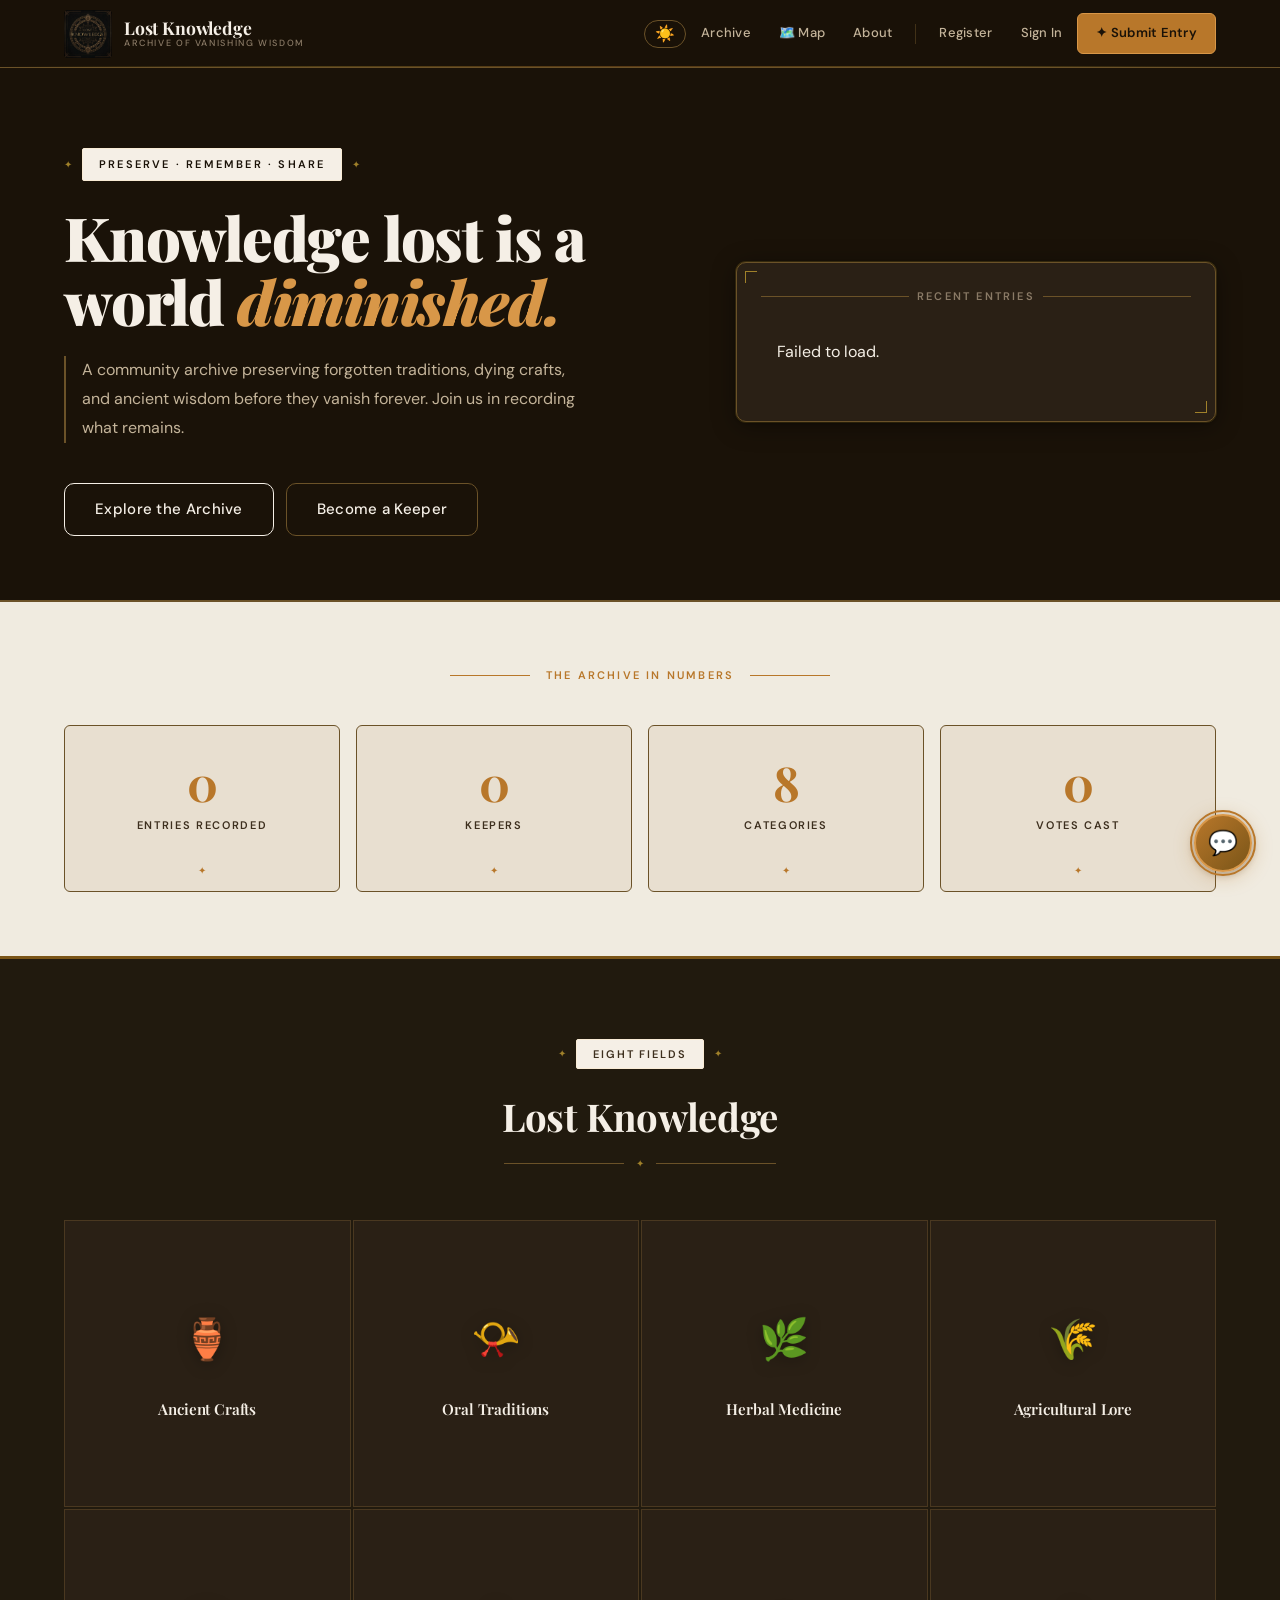
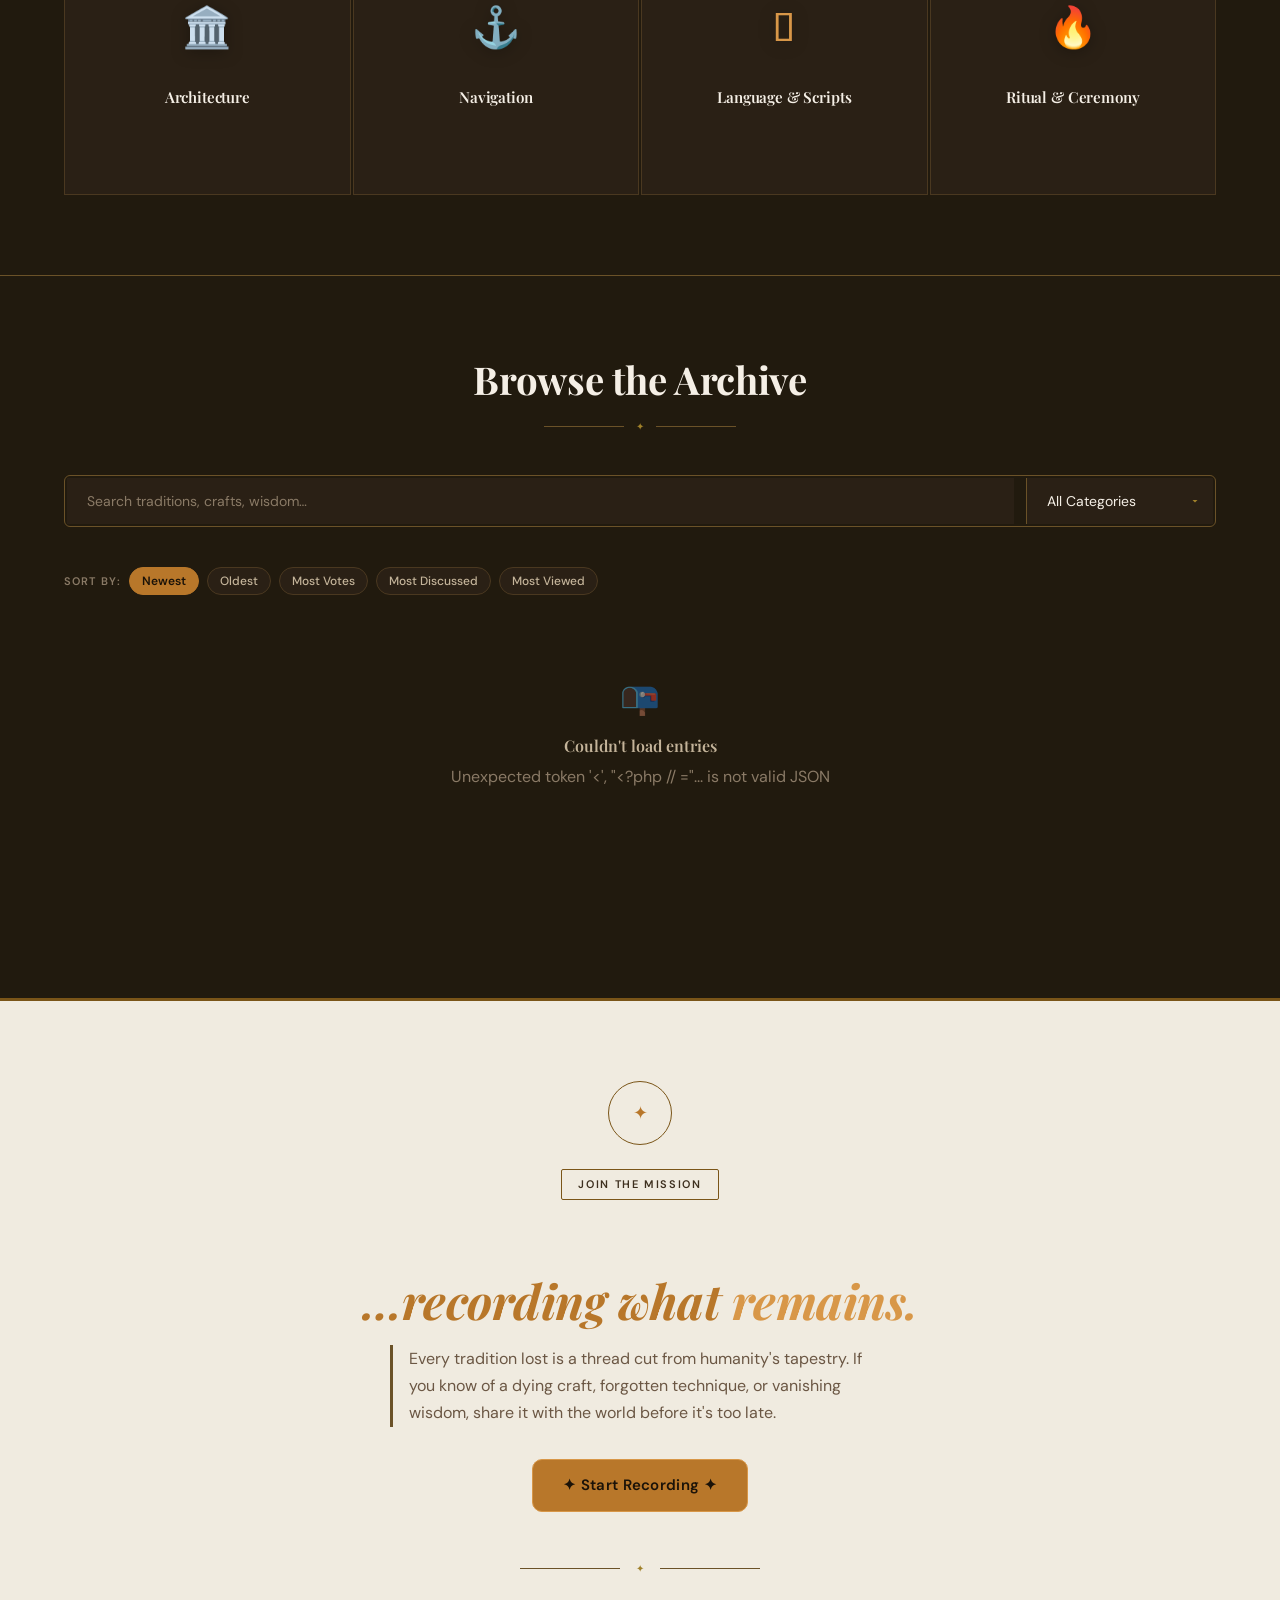
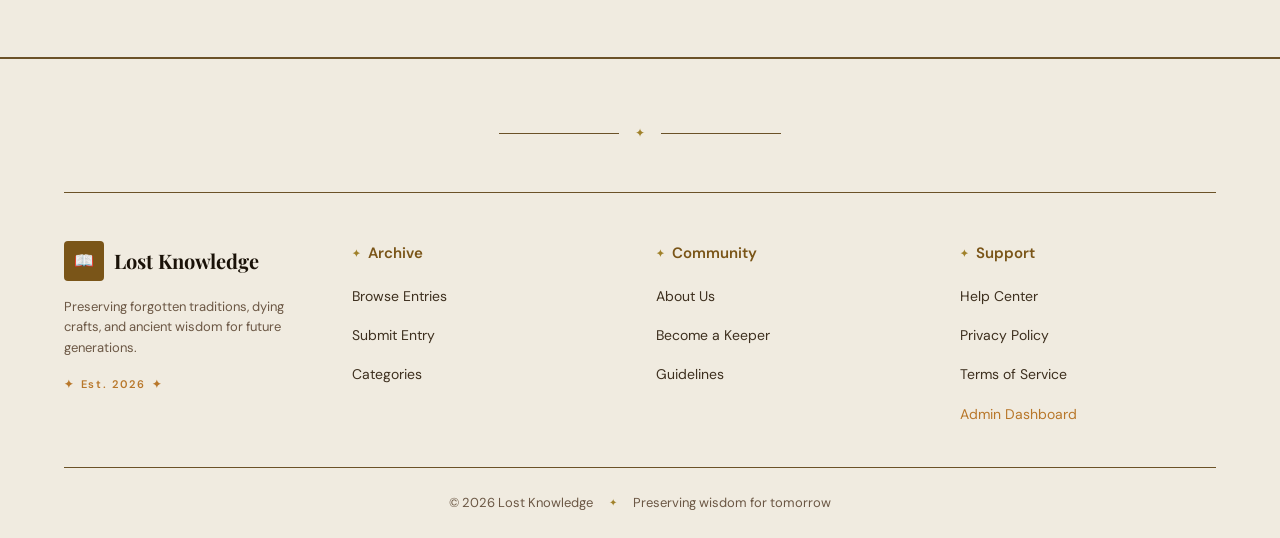
<file: index.html>
<!DOCTYPE html>
<html lang="en">
<head>
  <meta charset="UTF-8">
  <meta name="viewport" content="width=device-width, initial-scale=1.0">
  <meta name="description" content="Lost Knowledge — a community archive preserving forgotten traditions, dying crafts, and ancient wisdom before they vanish forever.">
  <!-- Open Graph / Social Cards -->
  <meta property="og:type" content="website">
  <meta property="og:title" content="Lost Knowledge — Archive of Vanishing Wisdom">
  <meta property="og:description" content="A community archive preserving forgotten traditions, dying crafts, and ancient wisdom.">
  <meta property="og:url" content="http://localhost/">
  <meta name="twitter:card" content="summary_large_image">
  <title>Lost Knowledge — Archive of Vanishing Wisdom</title>
  <link rel="stylesheet" href="/assets/css/style.css">
  <link rel="stylesheet" href="/assets/css/features.css">
</head>
<body>

<!-- ═══ NAV ════════════════════════════════════════════════ -->
<header class="site-header">
  <div class="container nav-inner">
    <a href="/index.html" class="site-logo">
      <img src="/assets/logo.png" alt="Lost Knowledge" class="nav-logo-img">
      <div class="logo-text">
        <span class="logo-mark">Lost Knowledge</span>
        <span class="logo-sub">Archive of Vanishing Wisdom</span>
      </div>
    </a>
    <button class="nav-toggle" aria-label="Menu" aria-expanded="false">
      <span></span><span></span><span></span>
    </button>
        <nav class="nav-links" aria-label="Main navigation">
      <a href="/index.html" class="nav-link">Archive</a>
      <a href="/explore_map.html" class="nav-link">🗺️ Map</a>
      <a href="/about.php" class="nav-link">About</a>
      <div class="nav-sep"></div>
      <a href="/register.html" class="nav-link auth-link">Register</a>
      <a href="/login.html" class="nav-link auth-link">Sign In</a>
      <a href="/submit.php" class="nav-link nav-cta">✦ Submit Entry</a>
    </nav>
  </div>
</header>

<!-- ═══ HERO ════════════════════════════════════════════════ -->
<section class="hero">
  <div class="container">
    <div class="hero-grid">

      <!-- Left -->
      <div>
        <!-- Eyebrow pill badge with diamonds (matching Figma) -->
        <div class="hero-eyebrow anim-1">
          <span class="hero-eyebrow-diamond">✦</span>
          <span class="hero-eyebrow-text">Preserve · Remember · Share</span>
          <span class="hero-eyebrow-diamond">✦</span>
        </div>

        <h1 class="hero-title anim-2">
          Knowledge lost is a world <em>diminished.</em>
        </h1>

        <p class="hero-desc anim-3">
          A community archive preserving forgotten traditions, dying crafts,
          and ancient wisdom before they vanish forever. Join us in
          recording what remains.
        </p>

        <div class="hero-actions anim-4">
          <a href="#archive" class="btn btn-primary btn-lg">Explore the Archive</a>
          <a href="/register.html" class="btn btn-outline btn-lg">Become a Keeper</a>
        </div>
      </div>

      <!-- Right: dark panel with recent entries -->
      <aside class="hero-panel anim-4" aria-label="Recent entries" id="heroRecentEntries">
        <div class="hero-panel-title">Recent Entries</div>
        <div style="text-align:center;padding:2rem"><div class="spinner" style="display:inline-block;border-color:var(--amber) transparent"></div></div>
      </aside>
    </div>
  </div>
</section>

<!-- ═══ STATS — light section ══════════════════════════════ -->
<section class="stats-strip" role="region" aria-label="Archive statistics">
  <div class="container">
    <div class="stats-header">The Archive in Numbers</div>
    <div class="stats-inner">
      <div class="stat-item">
        <span class="stat-num" id="statEntries" data-target="0">0</span>
        <span class="stat-lbl">Entries Recorded</span>
      </div>
      <div class="stat-item">
        <span class="stat-num" id="statUsers" data-target="0">0</span>
        <span class="stat-lbl">Keepers</span>
      </div>
      <div class="stat-item">
        <span class="stat-num" data-target="8">8</span>
        <span class="stat-lbl">Categories</span>
      </div>
      <div class="stat-item">
        <span class="stat-num" id="statVotes" data-target="0">0</span>
        <span class="stat-lbl">Votes Cast</span>
      </div>
    </div>
  </div>
</section>

<!-- ═══ CATEGORIES — dark ══════════════════════════════════ -->
<section class="categories-section section">
  <div class="container">
    <div class="categories-header">
      <!-- Eight Fields badge with diamonds -->
      <div style="display:flex;justify-content:center;align-items:center;gap:10px;margin-bottom:24px">
        <span style="color:var(--gold);font-size:10px">✦</span>
        <span style="font-size:11px;font-weight:600;letter-spacing:.18em;text-transform:uppercase;color:var(--ink-brown);background:var(--text-on-dark);padding:5px 16px;border-radius:2px;border:1px solid var(--amber-pale)">Eight Fields</span>
        <span style="color:var(--gold);font-size:10px">✦</span>
      </div>
      <h2 style="color:var(--text-on-dark);margin-bottom:16px">Lost Knowledge</h2>
      <!-- Diamond divider -->
      <div style="display:flex;align-items:center;justify-content:center;gap:12px">
        <div style="width:120px;height:1px;background:var(--border-gold)"></div>
        <span style="color:var(--gold);font-size:10px">✦</span>
        <div style="width:120px;height:1px;background:var(--border-gold)"></div>
      </div>
    </div>

    <div class="cat-grid">
      <a href="/index.html?cat=ancient-crafts"    class="cat-pill"><span class="cat-pill-icon">🏺</span><span class="cat-pill-name">Ancient Crafts</span></a>
      <a href="/index.html?cat=oral-traditions"   class="cat-pill"><span class="cat-pill-icon">📯</span><span class="cat-pill-name">Oral Traditions</span></a>
      <a href="/index.html?cat=herbal-medicine"   class="cat-pill"><span class="cat-pill-icon">🌿</span><span class="cat-pill-name">Herbal Medicine</span></a>
      <a href="/index.html?cat=agricultural-lore" class="cat-pill"><span class="cat-pill-icon">🌾</span><span class="cat-pill-name">Agricultural Lore</span></a>
      <a href="/index.html?cat=architecture"      class="cat-pill"><span class="cat-pill-icon">🏛️</span><span class="cat-pill-name">Architecture</span></a>
      <a href="/index.html?cat=navigation"        class="cat-pill"><span class="cat-pill-icon">⚓</span><span class="cat-pill-name">Navigation</span></a>
      <a href="/index.html?cat=language-scripts"  class="cat-pill"><span class="cat-pill-icon">𓂀</span><span class="cat-pill-name">Language &amp; Scripts</span></a>
      <a href="/index.html?cat=ritual-ceremony"   class="cat-pill"><span class="cat-pill-icon">🔥</span><span class="cat-pill-name">Ritual &amp; Ceremony</span></a>
    </div>
  </div>
</section>

<!-- ═══ ARCHIVE — dark ════════════════════════════════════= -->
<main class="archive-section section" id="archive" role="main">
  <div class="container">
    <div class="archive-header">
      <h2 class="archive-title">Browse the Archive</h2>
      <div style="display:flex;align-items:center;justify-content:center;gap:12px;margin-top:12px">
        <div style="width:80px;height:1px;background:var(--border-gold)"></div>
        <span style="color:var(--gold);font-size:10px">✦</span>
        <div style="width:80px;height:1px;background:var(--border-gold)"></div>
      </div>
    </div>

    <!-- Filter bar -->
    <div class="filter-bar" role="search">
      <input type="text" id="searchInput"
             placeholder="Search traditions, crafts, wisdom…"
             aria-label="Search entries" autocomplete="off">
      <select id="catSelect" aria-label="Filter by category">
        <option value="">All Categories</option>
        <option value="ancient-crafts">Ancient Crafts</option>
        <option value="oral-traditions">Oral Traditions</option>
        <option value="herbal-medicine">Herbal Medicine</option>
        <option value="agricultural-lore">Agricultural Lore</option>
        <option value="architecture">Architecture</option>
        <option value="navigation">Navigation</option>
        <option value="language-scripts">Language &amp; Scripts</option>
        <option value="ritual-ceremony">Ritual &amp; Ceremony</option>
      </select>
    </div>

    <!-- Entry cards — loaded by JS -->
    <div class="entries-grid" id="entriesGrid" aria-live="polite">
      <div style="grid-column:1/-1;text-align:center;padding:64px">
        <div class="spinner"></div>
      </div>
    </div>

    <!-- Pagination -->
    <nav class="pagination" id="pagination" aria-label="Pagination"></nav>
  </div>
</main>

<!-- ═══ CTA — light parchment ══════════════════════════════ -->
<section class="cta-section">
  <div class="container">
    <!-- Circle ornament -->
    <div class="cta-circle">✦</div>

    <!-- JOIN THE MISSION badge -->
    <div style="margin-bottom:32px">
      <span class="cta-badge">Join the Mission</span>
    </div>

    <!-- Italic amber heading "remains" -->
    <h2>…recording what <em>remains.</em></h2>

    <p>
      Every tradition lost is a thread cut from humanity's tapestry. If you know of a
      dying craft, forgotten technique, or vanishing wisdom, share it with the world
      before it's too late.
    </p>

    <a href="/register.html" class="btn btn-amber btn-lg">
      ✦ Start Recording ✦
    </a>

    <!-- Bottom divider -->
    <div style="display:flex;align-items:center;justify-content:center;gap:16px;margin-top:48px">
      <div style="width:100px;height:1px;background:var(--border-gold)"></div>
      <span style="color:var(--gold);font-size:10px">✦</span>
      <div style="width:100px;height:1px;background:var(--border-gold)"></div>
    </div>
  </div>
</section>

<!-- ═══ FOOTER — light parchment ═══════════════════════════ -->
<footer class="site-footer" role="contentinfo">
  <div class="container">

    <!-- Top diamond divider -->
    <div class="footer-ornament">
      <span style="color:var(--gold);font-size:12px">✦</span>
    </div>

    <div class="footer-grid">
      <!-- Brand -->
      <div class="footer-brand">
        <div class="footer-logo">
          <div class="footer-logo-icon">📖</div>
          <div class="footer-logo-name">Lost Knowledge</div>
        </div>
        <p class="footer-tagline">
          Preserving forgotten traditions, dying crafts, and
          ancient wisdom for future generations.
        </p>
        <div class="footer-est">
          <span>✦</span> Est. 2026 <span>✦</span>
        </div>
      </div>

      <!-- Archive links -->
      <div class="footer-col">
        <h4>Archive</h4>
        <ul>
          <li><a href="/index.html">Browse Entries</a></li>
          <li><a href="/submit.php">Submit Entry</a></li>
          <li><a href="/index.html#archive">Categories</a></li>
        </ul>
      </div>

      <!-- Community links -->
      <div class="footer-col">
        <h4>Community</h4>
        <ul>
          <li><a href="/about.php">About Us</a></li>
          <li><a href="/register.html">Become a Keeper</a></li>
          <li><a href="/guidelines.html">Guidelines</a></li>
        </ul>
      </div>

      <!-- Support links -->
      <div class="footer-col">
        <h4>Support</h4>
        <ul>
          <li><a href="/help.html">Help Center</a></li>
          <li><a href="/privacy.html">Privacy Policy</a></li>
          <li><a href="/terms.html">Terms of Service</a></li>
          <li><a href="/admin/admin_dashboard.php" class="admin-link">Admin Dashboard</a></li>
        </ul>
      </div>
    </div>

    <div class="footer-bottom">
      <span>© 2026 Lost Knowledge</span>
      <span class="footer-bottom-diamond">✦</span>
      <span>Preserving wisdom for tomorrow</span>
    </div>
  </div>
</footer>

<script src="/assets/js/script.js"></script>
<script src="/assets/js/features.js"></script>
<script>
  // Set category from URL param
  window.addEventListener('load', function () {
    const urlCat = new URLSearchParams(location.search).get('cat');
    if (urlCat) {
      const sel = document.getElementById('catSelect');
      if (sel) { sel.value = urlCat; sel.dispatchEvent(new Event('change')); }
    }
    const urlTag = new URLSearchParams(location.search).get('tag');
    if (urlTag) {
      document.getElementById('archiveTitle')?.insertAdjacentHTML('afterend',
        `<div class="tag-list" style="margin-bottom:1rem"><span class="tag-pill">#${urlTag} <a href="/index.html" style="margin-left:6px;color:var(--amber-light)">✕</a></span></div>`);
    }
  });
</script>
</body>
</html>
</file>
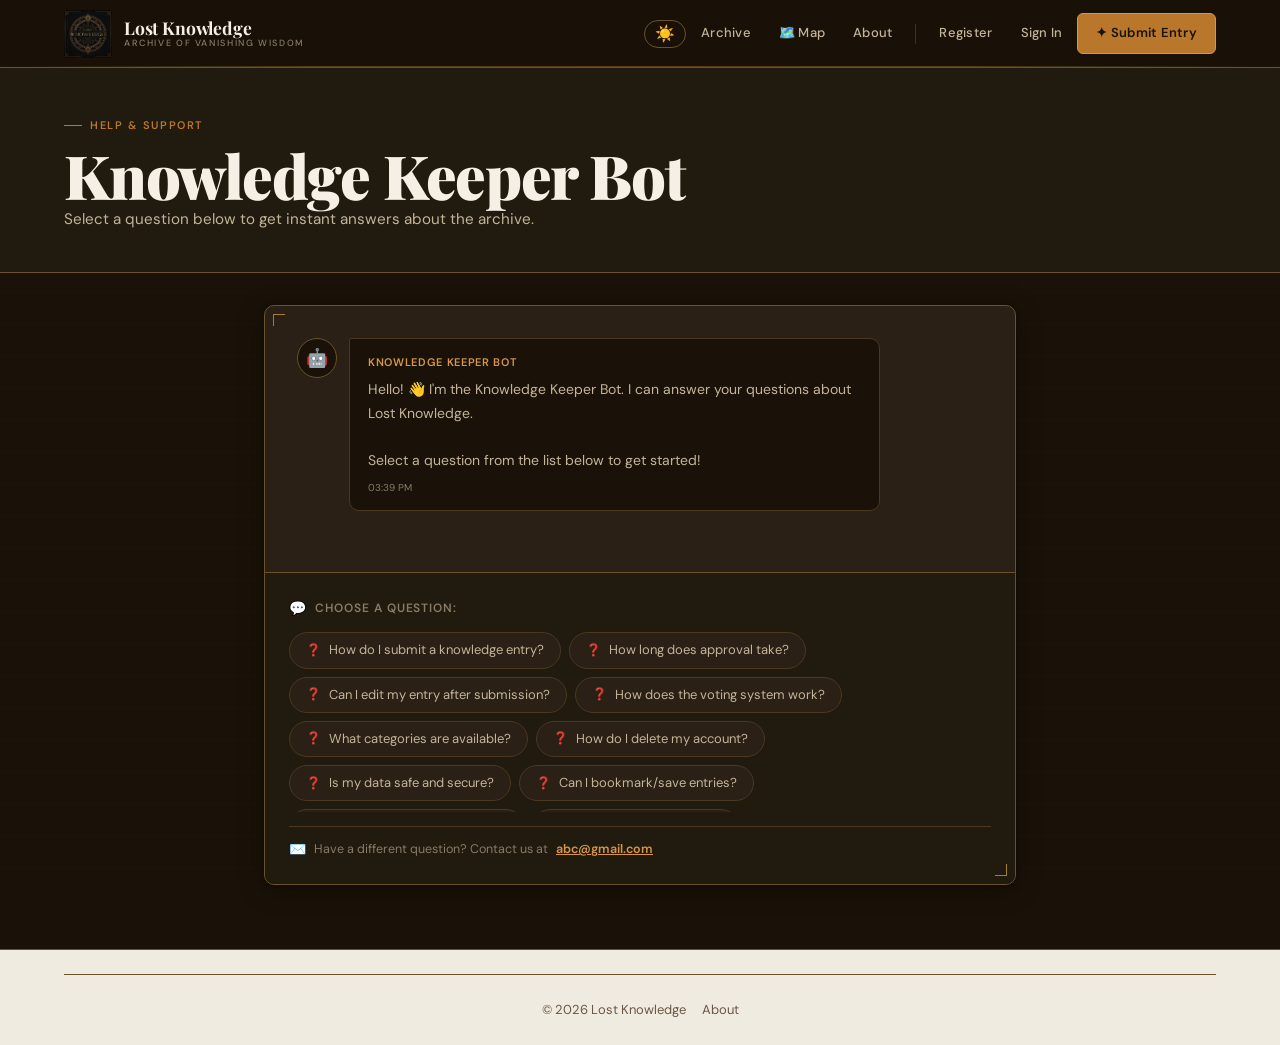
<file: assistant.html>
<!DOCTYPE html>
<html lang="en">
<head>
  <meta charset="UTF-8">
  <meta name="viewport" content="width=device-width, initial-scale=1.0">
  <meta name="description" content="Got questions about Lost Knowledge? Our AI assistant can help.">
  <title>Help Bot — Lost Knowledge</title>
  <link rel="stylesheet" href="/assets/css/style.css">
  <link rel="stylesheet" href="/assets/css/features.css">
</head>
<body>

<header class="site-header">
  <div class="container nav-inner">
    <a href="/index.html" class="site-logo">
      <img src="/assets/logo.png" alt="Lost Knowledge" class="nav-logo-img">
      <div class="logo-text">
        <span class="logo-mark">Lost Knowledge</span>
        <span class="logo-sub">Archive of Vanishing Wisdom</span>
      </div>
    </a>
    <button class="nav-toggle" aria-label="Menu" aria-expanded="false">
      <span></span><span></span><span></span>
    </button>
        <nav class="nav-links" aria-label="Main navigation">
      <a href="/index.html" class="nav-link">Archive</a>
      <a href="/explore_map.html" class="nav-link">🗺️ Map</a>
      <a href="/about.php" class="nav-link">About</a>
      <div class="nav-sep"></div>
      <a href="/register.html" class="nav-link auth-link">Register</a>
      <a href="/login.html" class="nav-link auth-link">Sign In</a>
      <a href="/submit.php" class="nav-link nav-cta">✦ Submit Entry</a>
    </nav>
  </div>
</header>

<div class="page-header">
  <div class="container">
    <div class="section-label">Help & Support</div>
    <h1>Knowledge Keeper Bot</h1>
    <p>Select a question below to get instant answers about the archive.</p>
  </div>
</div>

<main>
  <div class="chatbot-container">
    <div class="chatbot-wrap">

      <!-- Chat messages area -->
      <div class="chat-messages" id="chatMessages">
        <!-- Bot welcome message -->
        <div class="chat-bubble bot">
          <div class="chat-avatar">🤖</div>
          <div class="chat-content">
            <div class="chat-name">Knowledge Keeper Bot</div>
            <div class="chat-text">
              Hello! 👋 I'm the Knowledge Keeper Bot. I can answer your questions about Lost Knowledge.
              <br><br>
              Select a question from the list below to get started!
            </div>
            <div class="chat-time" id="welcomeTime"></div>
          </div>
        </div>
      </div>

      <!-- Question chips area -->
      <div class="chat-input-area" id="chatInputArea">
        <div class="chat-chips-label">
          <span class="chat-chips-icon">💬</span>
          Choose a question:
        </div>
        <div class="chat-chips" id="chatChips">
          <!-- Populated by JS -->
        </div>
        <div class="chat-contact-note">
          <span class="chat-contact-icon">✉️</span>
          Have a different question? Contact us at
          <a href="mailto:abc@gmail.com">abc@gmail.com</a>
        </div>
      </div>

    </div>
  </div>
</main>

<footer class="site-footer" style="padding:1.5rem 0">
  <div class="container">
    <div class="footer-bottom">
      <span>&copy; <span id="yr"></span> Lost Knowledge</span>
      <span><a href="/about.php" style="color:var(--ink-300)">About</a></span>
    </div>
  </div>
</footer>

<script src="/assets/js/script.js"></script>
<script src="/assets/js/features.js"></script>
<script>
document.getElementById('yr').textContent = new Date().getFullYear();

// ── Pre-coded FAQ data ──────────────────────────────────
const FAQ = [
  {
    q: "How do I submit a knowledge entry?",
    a: "Navigate to your <strong>Dashboard</strong> and click <strong>\"+ Submit Entry\"</strong>. Fill in the title, choose a category, write a summary and the full description of the knowledge you want to preserve. Your entry will be reviewed by our admin team before it goes live in the archive."
  },
  {
    q: "How long does approval take?",
    a: "Entries are reviewed by our admin team typically within <strong>24–48 hours</strong>. You'll see the status update on your Dashboard — it will change from <em>Pending</em> to either <em>Approved</em> or <em>Rejected</em>. Approved entries immediately appear in the public archive."
  },
  {
    q: "Can I edit my entry after submission?",
    a: "Yes! Go to your <strong>Dashboard → My Entries</strong> and click the <strong>\"Edit\"</strong> button on any entry you've submitted. Note that if your entry was already approved, editing it may send it back to pending review."
  },
  {
    q: "How does the voting system work?",
    a: "Registered users can <strong>upvote ▲</strong> or <strong>downvote ▼</strong> any approved entry. Each user gets one vote per entry. Votes help surface the most valuable knowledge in the archive. You can change your vote at any time by clicking the opposite button."
  },
  {
    q: "What categories are available?",
    a: "We have <strong>8 categories</strong> covering different domains of vanishing knowledge:<br><br>🏺 Ancient Crafts &nbsp;•&nbsp; 📯 Oral Traditions &nbsp;•&nbsp; 🌿 Herbal Medicine &nbsp;•&nbsp; 🌾 Agricultural Lore<br>🏛️ Architecture &nbsp;•&nbsp; ⚓ Navigation &nbsp;•&nbsp; 𓂀 Language & Scripts &nbsp;•&nbsp; 🔥 Ritual & Ceremony"
  },
  {
    q: "How do I delete my account?",
    a: "Account deletion requires admin assistance for data safety reasons. Please contact our team at <a href='mailto:abc@gmail.com' style='color:var(--amber-light);font-weight:600;'>abc@gmail.com</a> with the subject line <em>\"Account Deletion Request\"</em> and we'll process it within 48 hours."
  },
  {
    q: "Is my data safe and secure?",
    a: "Absolutely! We take security seriously:<br><br>🔒 Passwords are hashed with <strong>bcrypt</strong> (cost factor 12)<br>🛡️ Sessions are secured with <strong>httpOnly</strong> cookies<br>🔑 All form submissions use server-side validation<br>📜 Read our <a href='/privacy.html' style='color:var(--amber-light);'>Privacy Policy</a> for full details."
  },
  {
    q: "Can I bookmark/save entries?",
    a: "Yes! When viewing any entry's detail page, click the <strong>\"☆ Save Entry\"</strong> button to bookmark it. All your saved entries are accessible from your <strong>Dashboard → Saved Entries</strong> tab. You can remove bookmarks at any time."
  },
  {
    q: "How do I reset my password?",
    a: "Go to the <a href='/forgot_password.html' style='color:var(--amber-light);font-weight:600;'>Forgot Password</a> page. Enter your registered email address and we'll send you a reset link. The link expires in 1 hour. Click it to set a new password."
  },
  {
    q: "Can I sign in with Google?",
    a: "Yes! On the <a href='/login.html' style='color:var(--amber-light);font-weight:600;'>Sign In</a> page, click the <strong>\"Sign in with Google\"</strong> button. If you're a new user, an account will be created automatically using your Google profile. If you already have an account with the same email, it will be linked."
  }
];

// ── Chatbot Logic ────────────────────────────────────────
const chatMessages = document.getElementById('chatMessages');
const chatChips    = document.getElementById('chatChips');

// Set welcome time
document.getElementById('welcomeTime').textContent = formatTime(new Date());

// Render question chips
function renderChips() {
  chatChips.innerHTML = FAQ.map((item, i) => `
    <button class="chat-chip" onclick="askQuestion(${i})" data-index="${i}">
      <span class="chip-icon">❓</span>
      <span class="chip-text">${item.q}</span>
    </button>
  `).join('');
}

function askQuestion(index) {
  const faq = FAQ[index];
  const now = new Date();

  // Disable clicked chip
  const chips = chatChips.querySelectorAll('.chat-chip');
  chips[index].classList.add('used');
  chips[index].disabled = true;

  // Add user question bubble
  const userBubble = document.createElement('div');
  userBubble.className = 'chat-bubble user anim-chat';
  userBubble.innerHTML = `
    <div class="chat-content">
      <div class="chat-name">You</div>
      <div class="chat-text">${escapeHtml(faq.q)}</div>
      <div class="chat-time">${formatTime(now)}</div>
    </div>
    <div class="chat-avatar">👤</div>
  `;
  chatMessages.appendChild(userBubble);
  scrollChat();

  // Show typing indicator
  const typing = document.createElement('div');
  typing.className = 'chat-bubble bot typing-bubble';
  typing.innerHTML = `
    <div class="chat-avatar">🤖</div>
    <div class="chat-content">
      <div class="typing-indicator">
        <span></span><span></span><span></span>
      </div>
    </div>
  `;
  chatMessages.appendChild(typing);
  scrollChat();

  // After delay, replace typing with answer
  setTimeout(() => {
    typing.remove();
    const botBubble = document.createElement('div');
    botBubble.className = 'chat-bubble bot anim-chat';
    botBubble.innerHTML = `
      <div class="chat-avatar">🤖</div>
      <div class="chat-content">
        <div class="chat-name">Knowledge Keeper Bot</div>
        <div class="chat-text">${faq.a}</div>
        <div class="chat-time">${formatTime(new Date())}</div>
      </div>
    `;
    chatMessages.appendChild(botBubble);
    scrollChat();
  }, 1200 + Math.random() * 800);
}

function scrollChat() {
  requestAnimationFrame(() => {
    chatMessages.scrollTop = chatMessages.scrollHeight;
  });
}

function formatTime(d) {
  return d.toLocaleTimeString([], { hour: '2-digit', minute: '2-digit' });
}

function escapeHtml(str) {
  const div = document.createElement('div');
  div.textContent = str;
  return div.innerHTML;
}

// Init
renderChips();
</script>
</body>
</html>
</file>
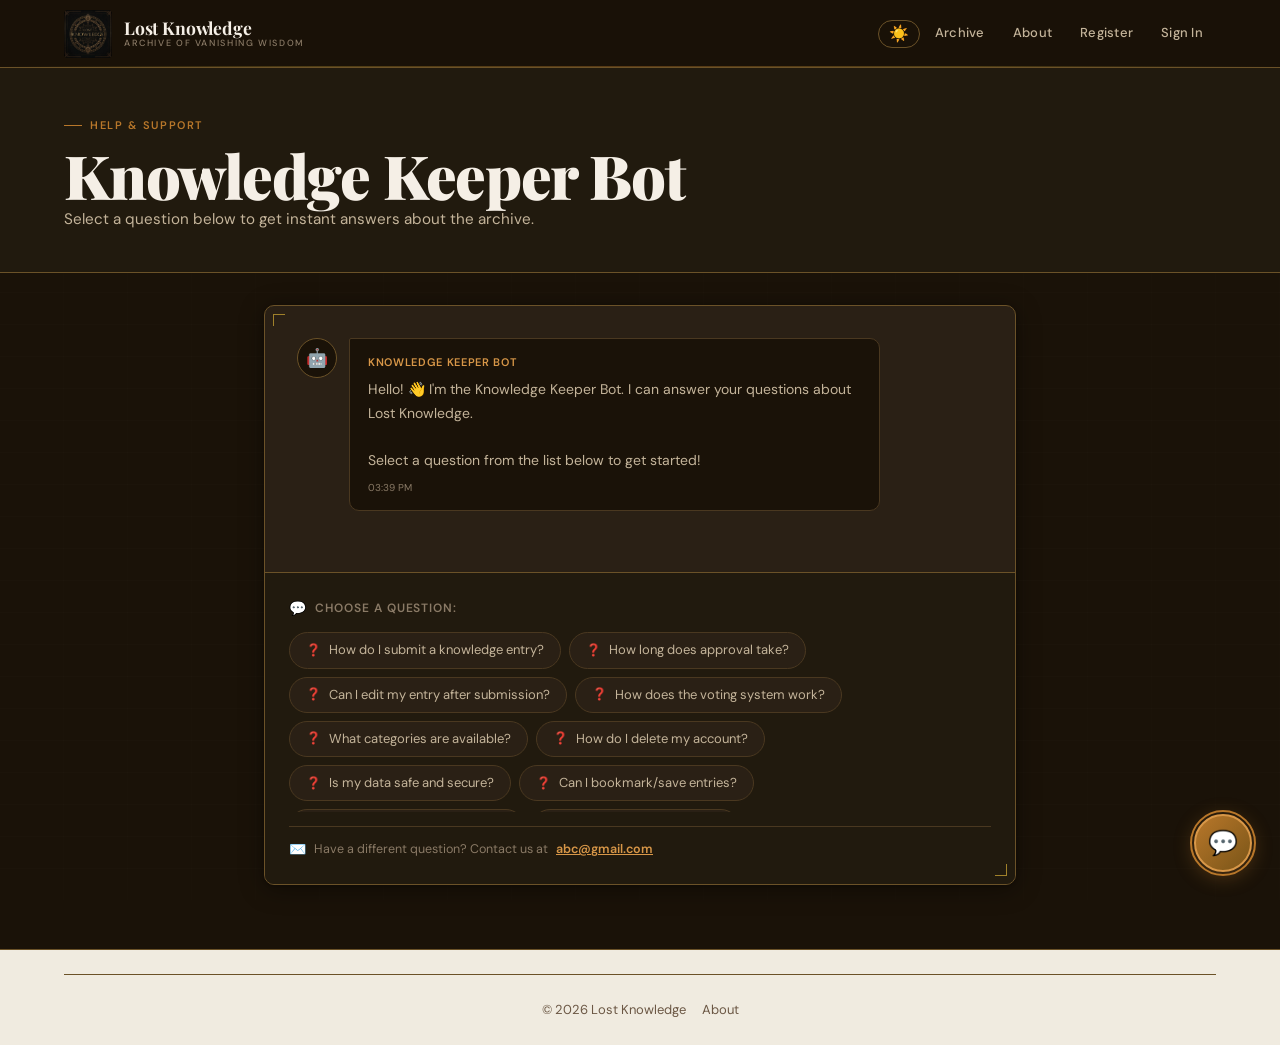
<file: chatbot.html>
<!DOCTYPE html>
<html lang="en">
<head>
  <meta charset="UTF-8">
  <meta name="viewport" content="width=device-width, initial-scale=1.0">
  <meta name="description" content="Got questions about Lost Knowledge? Our AI assistant can help.">
  <title>Help Bot — Lost Knowledge</title>
  <link rel="stylesheet" href="/assets/css/style.css">
  <link rel="stylesheet" href="/assets/css/features.css">
</head>
<body>

<header class="site-header">
  <div class="container nav-inner">
    <a href="/index.html" class="site-logo">
      <img src="/assets/logo.png" alt="Lost Knowledge" class="nav-logo-img">
      <div class="logo-text">
        <span class="logo-mark">Lost Knowledge</span>
        <span class="logo-sub">Archive of Vanishing Wisdom</span>
      </div>
    </a>
    <button class="nav-toggle" aria-label="Toggle navigation menu" aria-expanded="false">
      <span></span><span></span><span></span>
    </button>
    <nav class="nav-links" aria-label="Main navigation">
      <a href="/index.html"    class="nav-link">Archive</a>
      <a href="/about.php"    class="nav-link">About</a>
      <a href="/register.html" class="nav-link">Register</a>
      <a href="/login.html"    class="nav-link">Sign In</a>
    </nav>
  </div>
</header>

<div class="page-header">
  <div class="container">
    <div class="section-label">Help & Support</div>
    <h1>Knowledge Keeper Bot</h1>
    <p>Select a question below to get instant answers about the archive.</p>
  </div>
</div>

<main>
  <div class="chatbot-container">
    <div class="chatbot-wrap">

      <!-- Chat messages area -->
      <div class="chat-messages" id="chatMessages">
        <!-- Bot welcome message -->
        <div class="chat-bubble bot">
          <div class="chat-avatar">🤖</div>
          <div class="chat-content">
            <div class="chat-name">Knowledge Keeper Bot</div>
            <div class="chat-text">
              Hello! 👋 I'm the Knowledge Keeper Bot. I can answer your questions about Lost Knowledge.
              <br><br>
              Select a question from the list below to get started!
            </div>
            <div class="chat-time" id="welcomeTime"></div>
          </div>
        </div>
      </div>

      <!-- Question chips area -->
      <div class="chat-input-area" id="chatInputArea">
        <div class="chat-chips-label">
          <span class="chat-chips-icon">💬</span>
          Choose a question:
        </div>
        <div class="chat-chips" id="chatChips">
          <!-- Populated by JS -->
        </div>
        <div class="chat-contact-note">
          <span class="chat-contact-icon">✉️</span>
          Have a different question? Contact us at
          <a href="mailto:abc@gmail.com">abc@gmail.com</a>
        </div>
      </div>

    </div>
  </div>
</main>

<footer class="site-footer" style="padding:1.5rem 0">
  <div class="container">
    <div class="footer-bottom">
      <span>&copy; <span id="yr"></span> Lost Knowledge</span>
      <span><a href="/about.php" style="color:var(--ink-300)">About</a></span>
    </div>
  </div>
</footer>

<script src="/assets/js/script.js"></script>
<script src="/assets/js/features.js"></script>
<script>
document.getElementById('yr').textContent = new Date().getFullYear();

// ── Pre-coded FAQ data ──────────────────────────────────
const FAQ = [
  {
    q: "How do I submit a knowledge entry?",
    a: "Navigate to your <strong>Dashboard</strong> and click <strong>\"+ Submit Entry\"</strong>. Fill in the title, choose a category, write a summary and the full description of the knowledge you want to preserve. Your entry will be reviewed by our admin team before it goes live in the archive."
  },
  {
    q: "How long does approval take?",
    a: "Entries are reviewed by our admin team typically within <strong>24–48 hours</strong>. You'll see the status update on your Dashboard — it will change from <em>Pending</em> to either <em>Approved</em> or <em>Rejected</em>. Approved entries immediately appear in the public archive."
  },
  {
    q: "Can I edit my entry after submission?",
    a: "Yes! Go to your <strong>Dashboard → My Entries</strong> and click the <strong>\"Edit\"</strong> button on any entry you've submitted. Note that if your entry was already approved, editing it may send it back to pending review."
  },
  {
    q: "How does the voting system work?",
    a: "Registered users can <strong>upvote ▲</strong> or <strong>downvote ▼</strong> any approved entry. Each user gets one vote per entry. Votes help surface the most valuable knowledge in the archive. You can change your vote at any time by clicking the opposite button."
  },
  {
    q: "What categories are available?",
    a: "We have <strong>8 categories</strong> covering different domains of vanishing knowledge:<br><br>🏺 Ancient Crafts &nbsp;•&nbsp; 📯 Oral Traditions &nbsp;•&nbsp; 🌿 Herbal Medicine &nbsp;•&nbsp; 🌾 Agricultural Lore<br>🏛️ Architecture &nbsp;•&nbsp; ⚓ Navigation &nbsp;•&nbsp; 𓂀 Language & Scripts &nbsp;•&nbsp; 🔥 Ritual & Ceremony"
  },
  {
    q: "How do I delete my account?",
    a: "Account deletion requires admin assistance for data safety reasons. Please contact our team at <a href='mailto:abc@gmail.com' style='color:var(--amber-light);font-weight:600;'>abc@gmail.com</a> with the subject line <em>\"Account Deletion Request\"</em> and we'll process it within 48 hours."
  },
  {
    q: "Is my data safe and secure?",
    a: "Absolutely! We take security seriously:<br><br>🔒 Passwords are hashed with <strong>bcrypt</strong> (cost factor 12)<br>🛡️ Sessions are secured with <strong>httpOnly</strong> cookies<br>🔑 All form submissions use server-side validation<br>📜 Read our <a href='/privacy.html' style='color:var(--amber-light);'>Privacy Policy</a> for full details."
  },
  {
    q: "Can I bookmark/save entries?",
    a: "Yes! When viewing any entry's detail page, click the <strong>\"☆ Save Entry\"</strong> button to bookmark it. All your saved entries are accessible from your <strong>Dashboard → Saved Entries</strong> tab. You can remove bookmarks at any time."
  },
  {
    q: "How do I reset my password?",
    a: "Go to the <a href='/forgot_password.html' style='color:var(--amber-light);font-weight:600;'>Forgot Password</a> page. Enter your registered email address and we'll send you a reset link. The link expires in 1 hour. Click it to set a new password."
  },
  {
    q: "Can I sign in with Google?",
    a: "Yes! On the <a href='/login.html' style='color:var(--amber-light);font-weight:600;'>Sign In</a> page, click the <strong>\"Sign in with Google\"</strong> button. If you're a new user, an account will be created automatically using your Google profile. If you already have an account with the same email, it will be linked."
  }
];

// ── Chatbot Logic ────────────────────────────────────────
const chatMessages = document.getElementById('chatMessages');
const chatChips    = document.getElementById('chatChips');

// Set welcome time
document.getElementById('welcomeTime').textContent = formatTime(new Date());

// Render question chips
function renderChips() {
  chatChips.innerHTML = FAQ.map((item, i) => `
    <button class="chat-chip" onclick="askQuestion(${i})" data-index="${i}">
      <span class="chip-icon">❓</span>
      <span class="chip-text">${item.q}</span>
    </button>
  `).join('');
}

function askQuestion(index) {
  const faq = FAQ[index];
  const now = new Date();

  // Disable clicked chip
  const chips = chatChips.querySelectorAll('.chat-chip');
  chips[index].classList.add('used');
  chips[index].disabled = true;

  // Add user question bubble
  const userBubble = document.createElement('div');
  userBubble.className = 'chat-bubble user anim-chat';
  userBubble.innerHTML = `
    <div class="chat-content">
      <div class="chat-name">You</div>
      <div class="chat-text">${escapeHtml(faq.q)}</div>
      <div class="chat-time">${formatTime(now)}</div>
    </div>
    <div class="chat-avatar">👤</div>
  `;
  chatMessages.appendChild(userBubble);
  scrollChat();

  // Show typing indicator
  const typing = document.createElement('div');
  typing.className = 'chat-bubble bot typing-bubble';
  typing.innerHTML = `
    <div class="chat-avatar">🤖</div>
    <div class="chat-content">
      <div class="typing-indicator">
        <span></span><span></span><span></span>
      </div>
    </div>
  `;
  chatMessages.appendChild(typing);
  scrollChat();

  // After delay, replace typing with answer
  setTimeout(() => {
    typing.remove();
    const botBubble = document.createElement('div');
    botBubble.className = 'chat-bubble bot anim-chat';
    botBubble.innerHTML = `
      <div class="chat-avatar">🤖</div>
      <div class="chat-content">
        <div class="chat-name">Knowledge Keeper Bot</div>
        <div class="chat-text">${faq.a}</div>
        <div class="chat-time">${formatTime(new Date())}</div>
      </div>
    `;
    chatMessages.appendChild(botBubble);
    scrollChat();
  }, 1200 + Math.random() * 800);
}

function scrollChat() {
  requestAnimationFrame(() => {
    chatMessages.scrollTop = chatMessages.scrollHeight;
  });
}

function formatTime(d) {
  return d.toLocaleTimeString([], { hour: '2-digit', minute: '2-digit' });
}

function escapeHtml(str) {
  const div = document.createElement('div');
  div.textContent = str;
  return div.innerHTML;
}

// Init
renderChips();
</script>
</body>
</html>
</file>
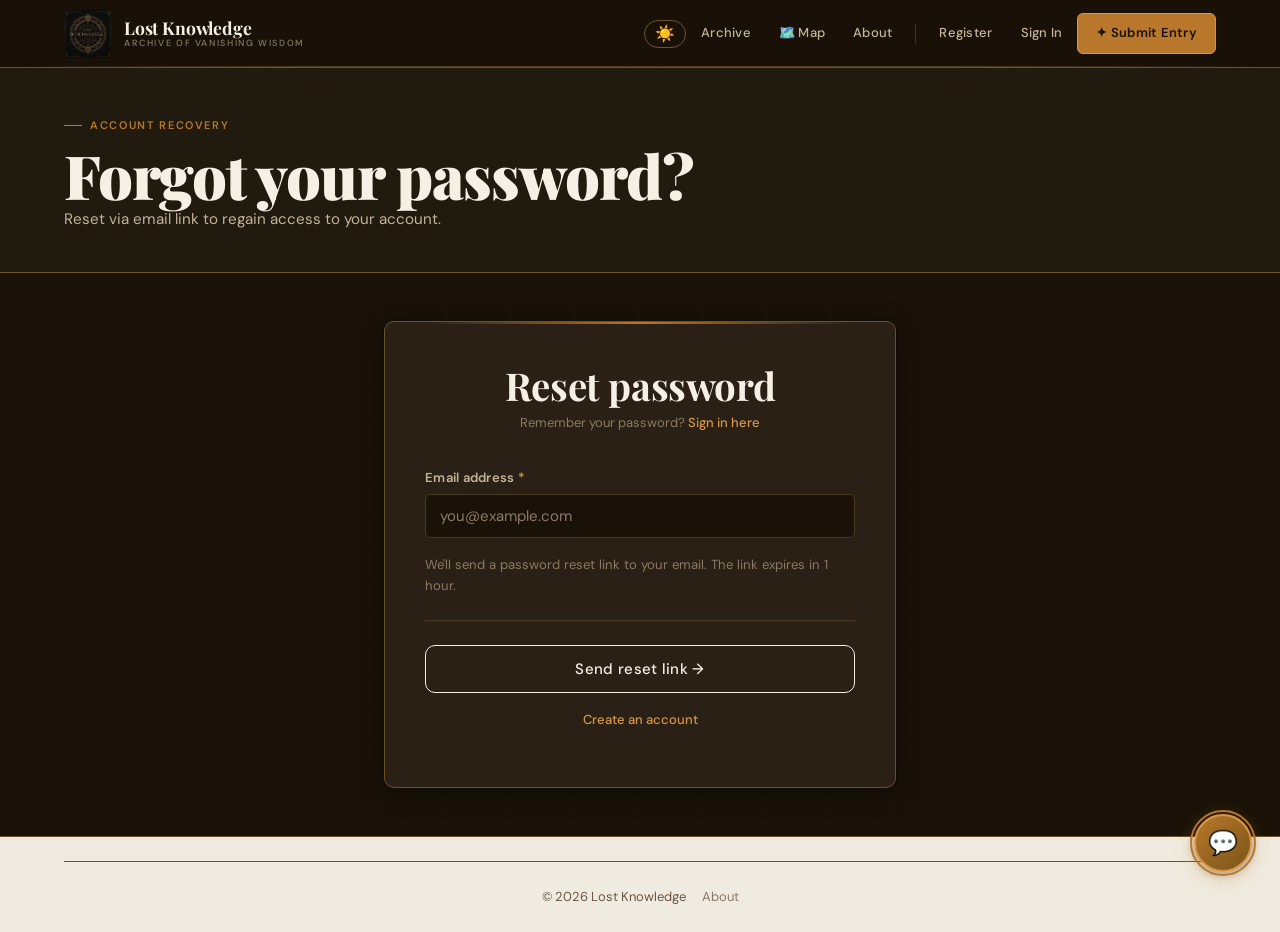
<file: forgot_password.html>
<!DOCTYPE html>
<html lang="en">
<head>
  <meta charset="UTF-8">
  <meta name="viewport" content="width=device-width, initial-scale=1.0">
  <meta name="description" content="Reset your Lost Knowledge account password via email or phone OTP.">
  <title>Forgot Password — Lost Knowledge</title>
  <link rel="stylesheet" href="/assets/css/style.css">
  <link rel="stylesheet" href="/assets/css/features.css">
  <style>
    .reset-tabs { display:flex; gap:0; margin-bottom:1.5rem; border-radius:6px; overflow:hidden; border:1px solid var(--border-dark); }
    .reset-tab { flex:1; padding:12px; text-align:center; font-size:.88rem; font-weight:600;
      cursor:pointer; background:var(--bg-panel); color:var(--text-on-dark-muted);
      border:none; transition:all .2s; font-family:var(--font-body); letter-spacing:.02em; }
    .reset-tab.active { background:var(--amber); color:var(--bg-void); }
    .reset-tab:not(.active):hover { background:var(--bg-panel-h); }
    .reset-panel { display:none; }
    .reset-panel.active { display:block; }
    .tab-icon { margin-right:6px; }
    .direct-link-box { background:var(--bg-panel); border:1px solid var(--border-gold);
      border-radius:8px; padding:16px; margin-top:12px; word-break:break-all; }
    .direct-link-box a { color:var(--amber-light); font-weight:600; font-size:.88rem; }
  </style>
</head>
<body>

<header class="site-header">
  <div class="container nav-inner">
    <a href="/index.html" class="site-logo">
      <img src="/assets/logo.png" alt="Lost Knowledge" class="nav-logo-img">
      <div class="logo-text">
        <span class="logo-mark">Lost Knowledge</span>
        <span class="logo-sub">Archive of Vanishing Wisdom</span>
      </div>
    </a>
    <button class="nav-toggle" aria-label="Menu" aria-expanded="false">
      <span></span><span></span><span></span>
    </button>
        <nav class="nav-links" aria-label="Main navigation">
      <a href="/index.html" class="nav-link">Archive</a>
      <a href="/explore_map.html" class="nav-link">🗺️ Map</a>
      <a href="/about.php" class="nav-link">About</a>
      <div class="nav-sep"></div>
      <a href="/register.html" class="nav-link auth-link">Register</a>
      <a href="/login.html" class="nav-link auth-link">Sign In</a>
      <a href="/submit.php" class="nav-link nav-cta">✦ Submit Entry</a>
    </nav>
  </div>
</header>

<div class="page-header">
  <div class="container">
    <div class="section-label">Account recovery</div>
    <h1>Forgot your password?</h1>
    <p>Reset via email link to regain access to your account.</p>
  </div>
</div>

<main>
  <div class="form-wrap">
    <div class="form-card">

      <!-- Flash messages -->
      <div id="flashMsg" style="display:none" class="alert alert-error" role="alert"></div>
      <div id="flashSuccess" style="display:none" class="alert alert-success" role="alert"></div>



      <div class="form-card-header">
        <h2>Reset password</h2>
        <p>Remember your password? <a href="/login.html">Sign in here</a></p>
      </div>



      <!-- Email Panel -->
      <div class="reset-panel active" id="emailPanel">
        <form id="emailForm" method="POST" action="/forgot_password_process.php" novalidate>
          <input type="hidden" name="method" value="email">

          <div class="form-group">
            <label for="email">Email address <span class="req">*</span></label>
            <input type="email" id="email" name="email"
                   placeholder="you@example.com"
                   autocomplete="email">
            <span class="field-error" id="emailError"></span>
          </div>

          <p style="font-size:.82rem;color:var(--text-on-dark-faint);margin-bottom:1.25rem;line-height:1.6;">
            We'll send a password reset link to your email. The link expires in 1 hour.
          </p>

          <hr class="form-divider">
          <button type="submit" class="btn btn-primary btn-full btn-lg">Send reset link →</button>
        </form>
      </div>



      <p class="form-footer" style="margin-top:1rem">
        <a href="/register.html">Create an account</a>
      </p>
    </div>
  </div>
</main>

<footer class="site-footer" style="padding:1.5rem 0">
  <div class="container">
    <div class="footer-bottom">
      <span>&copy; <span id="yr"></span> Lost Knowledge</span>
      <span><a href="/about.php" style="color:var(--text-on-dark-faint)">About</a></span>
    </div>
  </div>
</footer>

<script src="/assets/js/script.js"></script>
<script src="/assets/js/features.js"></script>
<script>
  document.getElementById('yr').textContent = new Date().getFullYear();



  // ── Flash Messages ──────────────────────────────────
  const urlParams = new URLSearchParams(window.location.search);
  const err = urlParams.get('error');
  const ok  = urlParams.get('success');
  if (err) {
    const box = document.getElementById('flashMsg');
    box.textContent = decodeURIComponent(err);
    box.style.display = 'flex';
  }
  if (ok) {
    const box = document.getElementById('flashSuccess');
    box.textContent = decodeURIComponent(ok);
    box.style.display = 'flex';
  }



  // ── Email Validation ──────────────────────────────────
  document.getElementById('emailForm').addEventListener('submit', function(e) {
    const email = this.querySelector('[name=email]').value.trim();
    const span  = document.getElementById('emailError');
    if (!email) {
      e.preventDefault();
      span.textContent = 'Email address is required.';
      this.querySelector('[name=email]').classList.add('error');
    } else if (!/^[^\s@]+@[^\s@]+\.[^\s@]+$/.test(email)) {
      e.preventDefault();
      span.textContent = 'Enter a valid email address.';
      this.querySelector('[name=email]').classList.add('error');
    } else {
      span.textContent = '';
      this.querySelector('[name=email]').classList.remove('error');
    }
  });


</script>
</body>
</html>
</file>
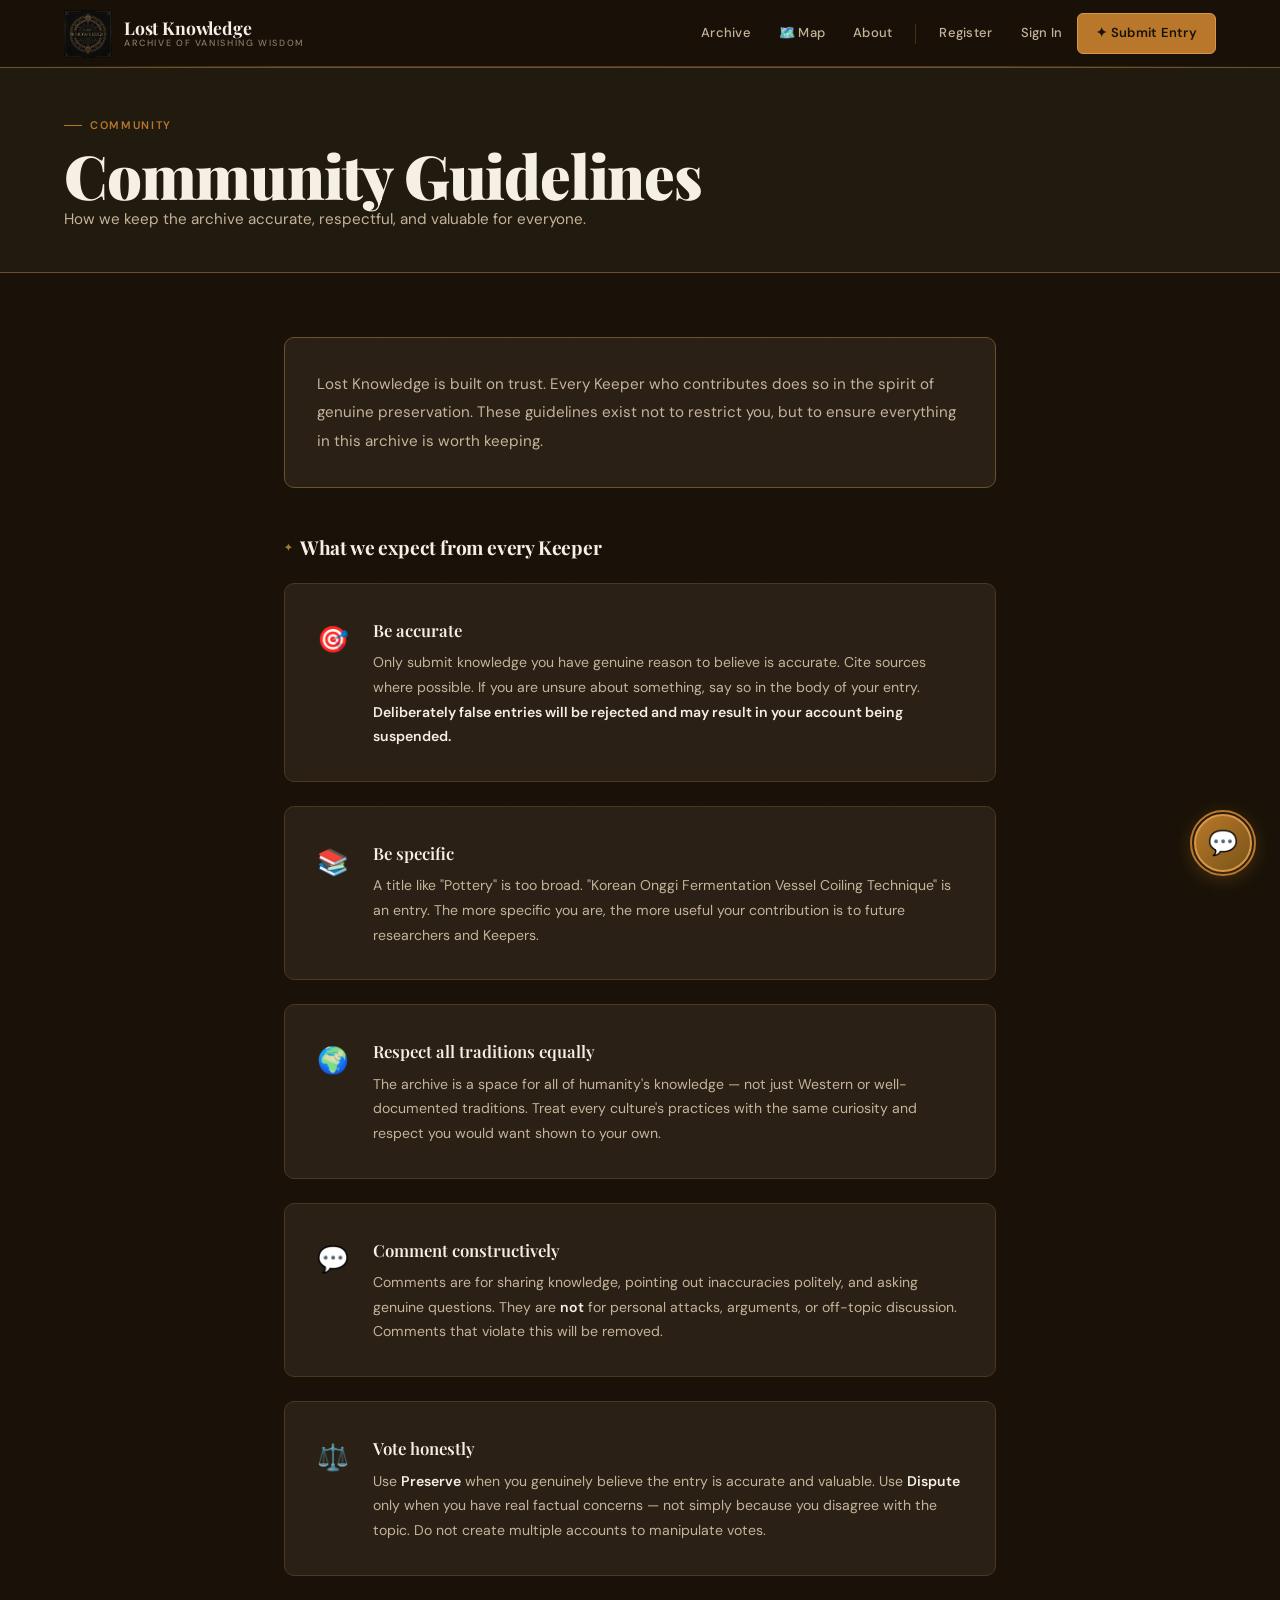
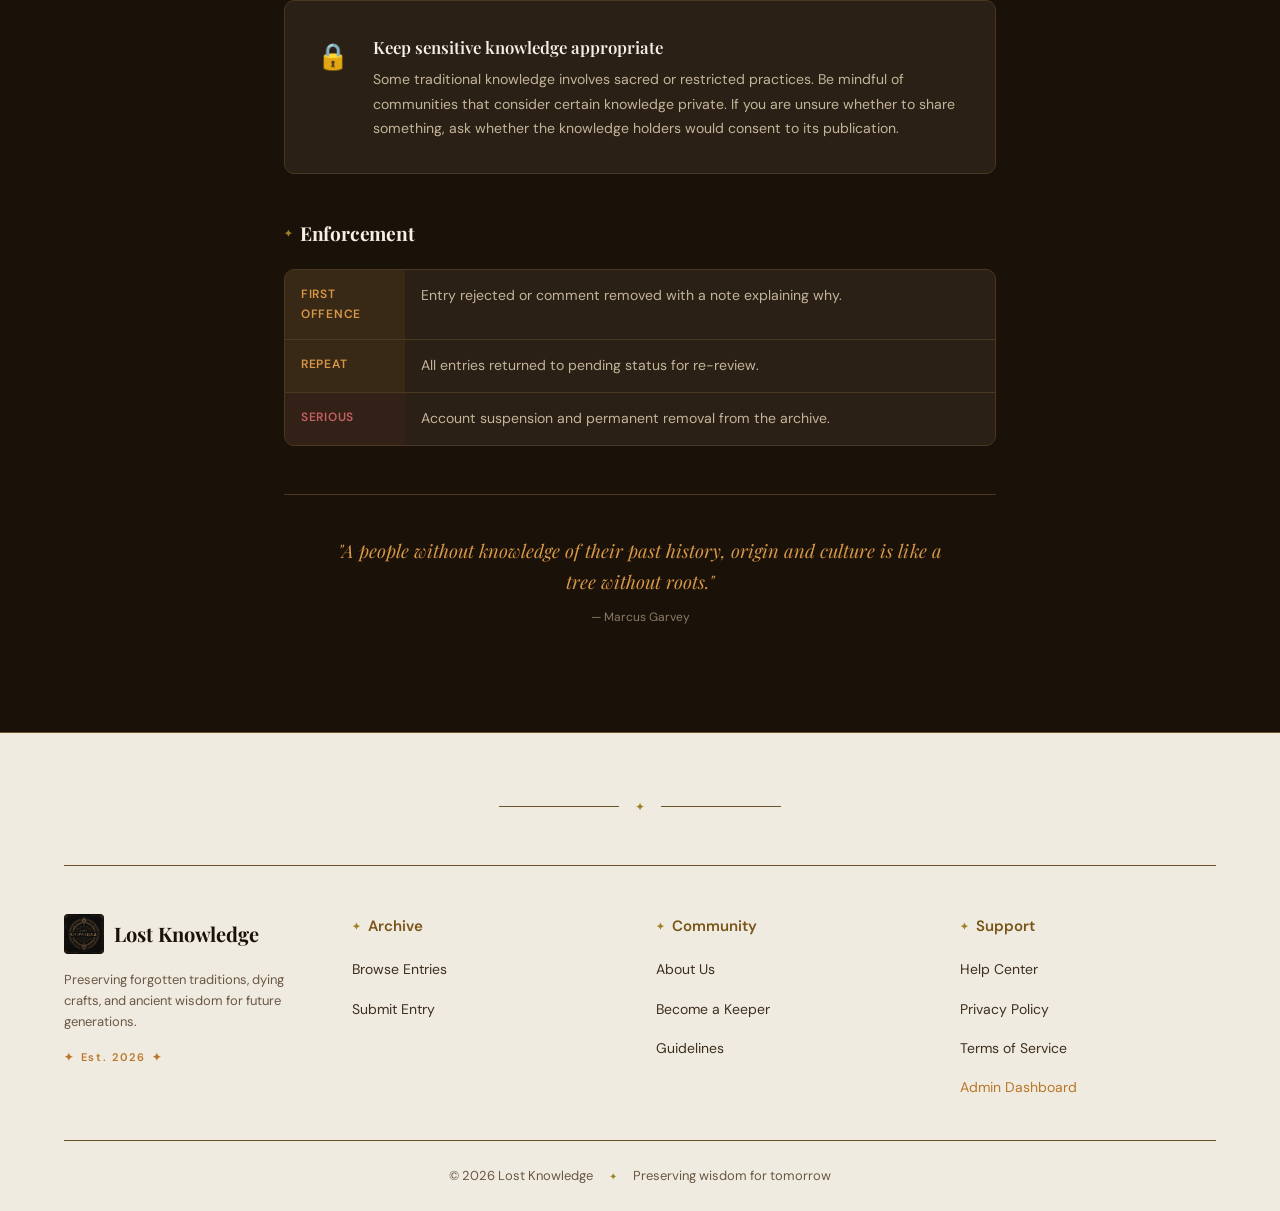
<file: guidelines.html>
<!DOCTYPE html>
<html lang="en">
<head>
  <meta charset="UTF-8">
  <meta name="viewport" content="width=device-width, initial-scale=1.0">
  <title>Community Guidelines — Lost Knowledge</title>
  <link rel="stylesheet" href="/assets/css/style.css">
</head>
<body>

<header class="site-header">
  <div class="container nav-inner">
    <a href="/index.html" class="site-logo">
      <img src="/assets/logo.png" alt="Lost Knowledge" class="nav-logo-img">
      <div class="logo-text">
        <span class="logo-mark">Lost Knowledge</span>
        <span class="logo-sub">Archive of Vanishing Wisdom</span>
      </div>
    </a>
    <button class="nav-toggle" aria-label="Menu" aria-expanded="false">
      <span></span><span></span><span></span>
    </button>
        <nav class="nav-links" aria-label="Main navigation">
      <a href="/index.html" class="nav-link">Archive</a>
      <a href="/explore_map.html" class="nav-link">🗺️ Map</a>
      <a href="/about.php" class="nav-link">About</a>
      <div class="nav-sep"></div>
      <a href="/register.html" class="nav-link auth-link">Register</a>
      <a href="/login.html" class="nav-link auth-link">Sign In</a>
      <a href="/submit.php" class="nav-link nav-cta">✦ Submit Entry</a>
    </nav>
  </div>
</header>

<div class="page-header">
  <div class="container">
    <div class="section-label">Community</div>
    <h1>Community Guidelines</h1>
    <p>How we keep the archive accurate, respectful, and valuable for everyone.</p>
  </div>
</div>

<main>
  <div class="container" style="padding:var(--space-8) var(--space-3);max-width:760px">

    <!-- Intro -->
    <div style="background:var(--bg-panel);border:1px solid var(--border-gold);border-radius:var(--radius-xl);padding:var(--space-4);margin-bottom:var(--space-6)">
      <p style="color:var(--text-on-dark-muted);font-size:.95rem;line-height:1.85;margin:0">
        Lost Knowledge is built on trust. Every Keeper who contributes does so in the spirit of genuine preservation. These guidelines exist not to restrict you, but to ensure everything in this archive is worth keeping.
      </p>
    </div>

    <style>
      .guide-block { background:var(--bg-panel); border:1px solid var(--border-dark); border-radius:var(--radius-xl); padding:var(--space-4); margin-bottom:var(--space-3); display:flex; gap:var(--space-3); align-items:flex-start; transition:border-color var(--transition); }
      .guide-block:hover { border-color:var(--border-gold); }
      .guide-icon { font-size:1.6rem; flex-shrink:0; margin-top:2px; }
      .guide-title { font-family:var(--font-display); font-size:1.05rem; font-weight:600; color:var(--text-on-dark); margin-bottom:6px; }
      .guide-desc  { font-size:.88rem; color:var(--text-on-dark-muted); line-height:1.75; margin:0; }
      .guide-desc strong { color:var(--text-on-dark); font-weight:600; }
    </style>

    <h2 style="color:var(--text-on-dark);font-size:1.2rem;margin-bottom:var(--space-3);display:flex;align-items:center;gap:8px">
      <span style="color:var(--gold);font-size:10px">✦</span> What we expect from every Keeper
    </h2>

    <div class="guide-block">
      <div class="guide-icon">🎯</div>
      <div>
        <div class="guide-title">Be accurate</div>
        <p class="guide-desc">Only submit knowledge you have genuine reason to believe is accurate. Cite sources where possible. If you are unsure about something, say so in the body of your entry. <strong>Deliberately false entries will be rejected and may result in your account being suspended.</strong></p>
      </div>
    </div>

    <div class="guide-block">
      <div class="guide-icon">📚</div>
      <div>
        <div class="guide-title">Be specific</div>
        <p class="guide-desc">A title like "Pottery" is too broad. "Korean Onggi Fermentation Vessel Coiling Technique" is an entry. The more specific you are, the more useful your contribution is to future researchers and Keepers.</p>
      </div>
    </div>

    <div class="guide-block">
      <div class="guide-icon">🌍</div>
      <div>
        <div class="guide-title">Respect all traditions equally</div>
        <p class="guide-desc">The archive is a space for all of humanity's knowledge — not just Western or well-documented traditions. Treat every culture's practices with the same curiosity and respect you would want shown to your own.</p>
      </div>
    </div>

    <div class="guide-block">
      <div class="guide-icon">💬</div>
      <div>
        <div class="guide-title">Comment constructively</div>
        <p class="guide-desc">Comments are for sharing knowledge, pointing out inaccuracies politely, and asking genuine questions. They are <strong>not</strong> for personal attacks, arguments, or off-topic discussion. Comments that violate this will be removed.</p>
      </div>
    </div>

    <div class="guide-block">
      <div class="guide-icon">⚖️</div>
      <div>
        <div class="guide-title">Vote honestly</div>
        <p class="guide-desc">Use <strong>Preserve</strong> when you genuinely believe the entry is accurate and valuable. Use <strong>Dispute</strong> only when you have real factual concerns — not simply because you disagree with the topic. Do not create multiple accounts to manipulate votes.</p>
      </div>
    </div>

    <div class="guide-block">
      <div class="guide-icon">🔒</div>
      <div>
        <div class="guide-title">Keep sensitive knowledge appropriate</div>
        <p class="guide-desc">Some traditional knowledge involves sacred or restricted practices. Be mindful of communities that consider certain knowledge private. If you are unsure whether to share something, ask whether the knowledge holders would consent to its publication.</p>
      </div>
    </div>

    <!-- What happens if you break rules -->
    <h2 style="color:var(--text-on-dark);font-size:1.2rem;margin:var(--space-6) 0 var(--space-3);display:flex;align-items:center;gap:8px">
      <span style="color:var(--gold);font-size:10px">✦</span> Enforcement
    </h2>

    <div style="background:var(--bg-panel);border:1px solid var(--border-dark);border-radius:var(--radius-xl);overflow:hidden">
      <div style="display:grid;grid-template-columns:120px 1fr;border-bottom:1px solid var(--border-dark)">
        <div style="padding:14px 16px;background:rgba(184,119,42,.1);font-size:12px;font-weight:600;letter-spacing:.06em;text-transform:uppercase;color:var(--amber-light)">First offence</div>
        <div style="padding:14px 16px;font-size:.88rem;color:var(--text-on-dark-muted)">Entry rejected or comment removed with a note explaining why.</div>
      </div>
      <div style="display:grid;grid-template-columns:120px 1fr;border-bottom:1px solid var(--border-dark)">
        <div style="padding:14px 16px;background:rgba(184,119,42,.1);font-size:12px;font-weight:600;letter-spacing:.06em;text-transform:uppercase;color:var(--amber-light)">Repeat</div>
        <div style="padding:14px 16px;font-size:.88rem;color:var(--text-on-dark-muted)">All entries returned to pending status for re-review.</div>
      </div>
      <div style="display:grid;grid-template-columns:120px 1fr">
        <div style="padding:14px 16px;background:rgba(107,42,42,.15);font-size:12px;font-weight:600;letter-spacing:.06em;text-transform:uppercase;color:#C46060">Serious</div>
        <div style="padding:14px 16px;font-size:.88rem;color:var(--text-on-dark-muted)">Account suspension and permanent removal from the archive.</div>
      </div>
    </div>

    <!-- Spirit of the archive -->
    <div style="margin-top:var(--space-6);padding:var(--space-5);text-align:center;border-top:1px solid var(--border-dark)">
      <div style="font-family:var(--font-display);font-size:1.15rem;font-style:italic;color:var(--amber-light);margin-bottom:10px">
        "A people without knowledge of their past history, origin and culture is like a tree without roots."
      </div>
      <div style="font-size:12px;color:var(--text-on-dark-faint)">— Marcus Garvey</div>
    </div>

  </div>
</main>

<footer class="site-footer">
  <div class="container">
    <div class="footer-ornament"><span style="color:var(--gold);font-size:12px">✦</span></div>
    <div class="footer-grid">
      <div class="footer-brand">
        <div class="footer-logo">
          <img src="/assets/logo.png" alt="Lost Knowledge" style="width:40px;height:40px;border-radius:4px;object-fit:cover">
          <div class="footer-logo-name">Lost Knowledge</div>
        </div>
        <p class="footer-tagline">Preserving forgotten traditions, dying crafts, and ancient wisdom for future generations.</p>
        <div class="footer-est"><span>✦</span> Est. 2026 <span>✦</span></div>
      </div>
      <div class="footer-col"><h4>Archive</h4><ul><li><a href="/index.html">Browse Entries</a></li><li><a href="/submit.php">Submit Entry</a></li></ul></div>
      <div class="footer-col"><h4>Community</h4><ul><li><a href="/about.php">About Us</a></li><li><a href="/register.html">Become a Keeper</a></li><li><a href="/guidelines.html">Guidelines</a></li></ul></div>
      <div class="footer-col">
        <h4>Support</h4>
        <ul>
          <li><a href="/help.html">Help Center</a></li>
          <li><a href="/privacy.html">Privacy Policy</a></li>
          <li><a href="/terms.html">Terms of Service</a></li>
          <li><a href="/admin/admin_dashboard.php" class="admin-link">Admin Dashboard</a></li>
        </ul>
      </div>
    </div>
    <div class="footer-bottom">
      <span>© 2026 Lost Knowledge</span>
      <span class="footer-bottom-diamond">✦</span>
      <span>Preserving wisdom for tomorrow</span>
    </div>
  </div>
</footer>

<script src="/assets/js/script.js"></script>
</body>
</html>
</file>
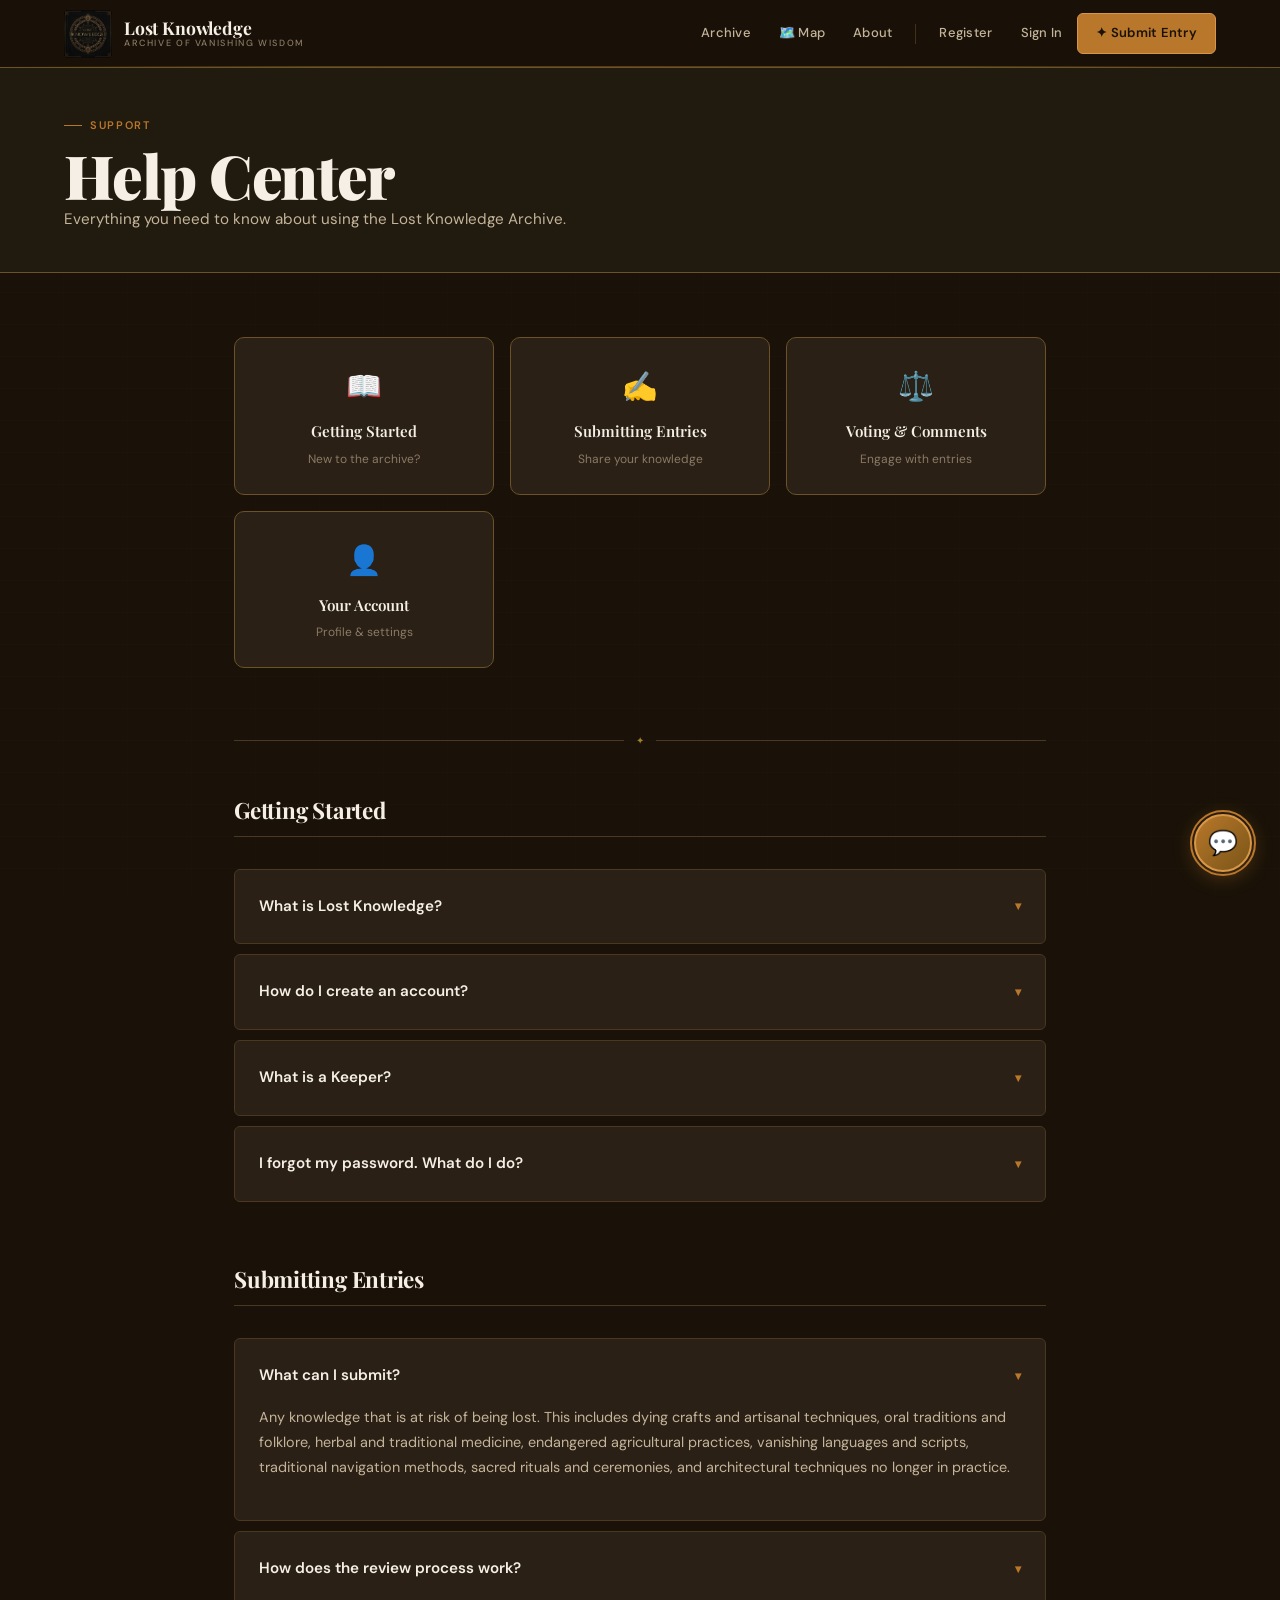
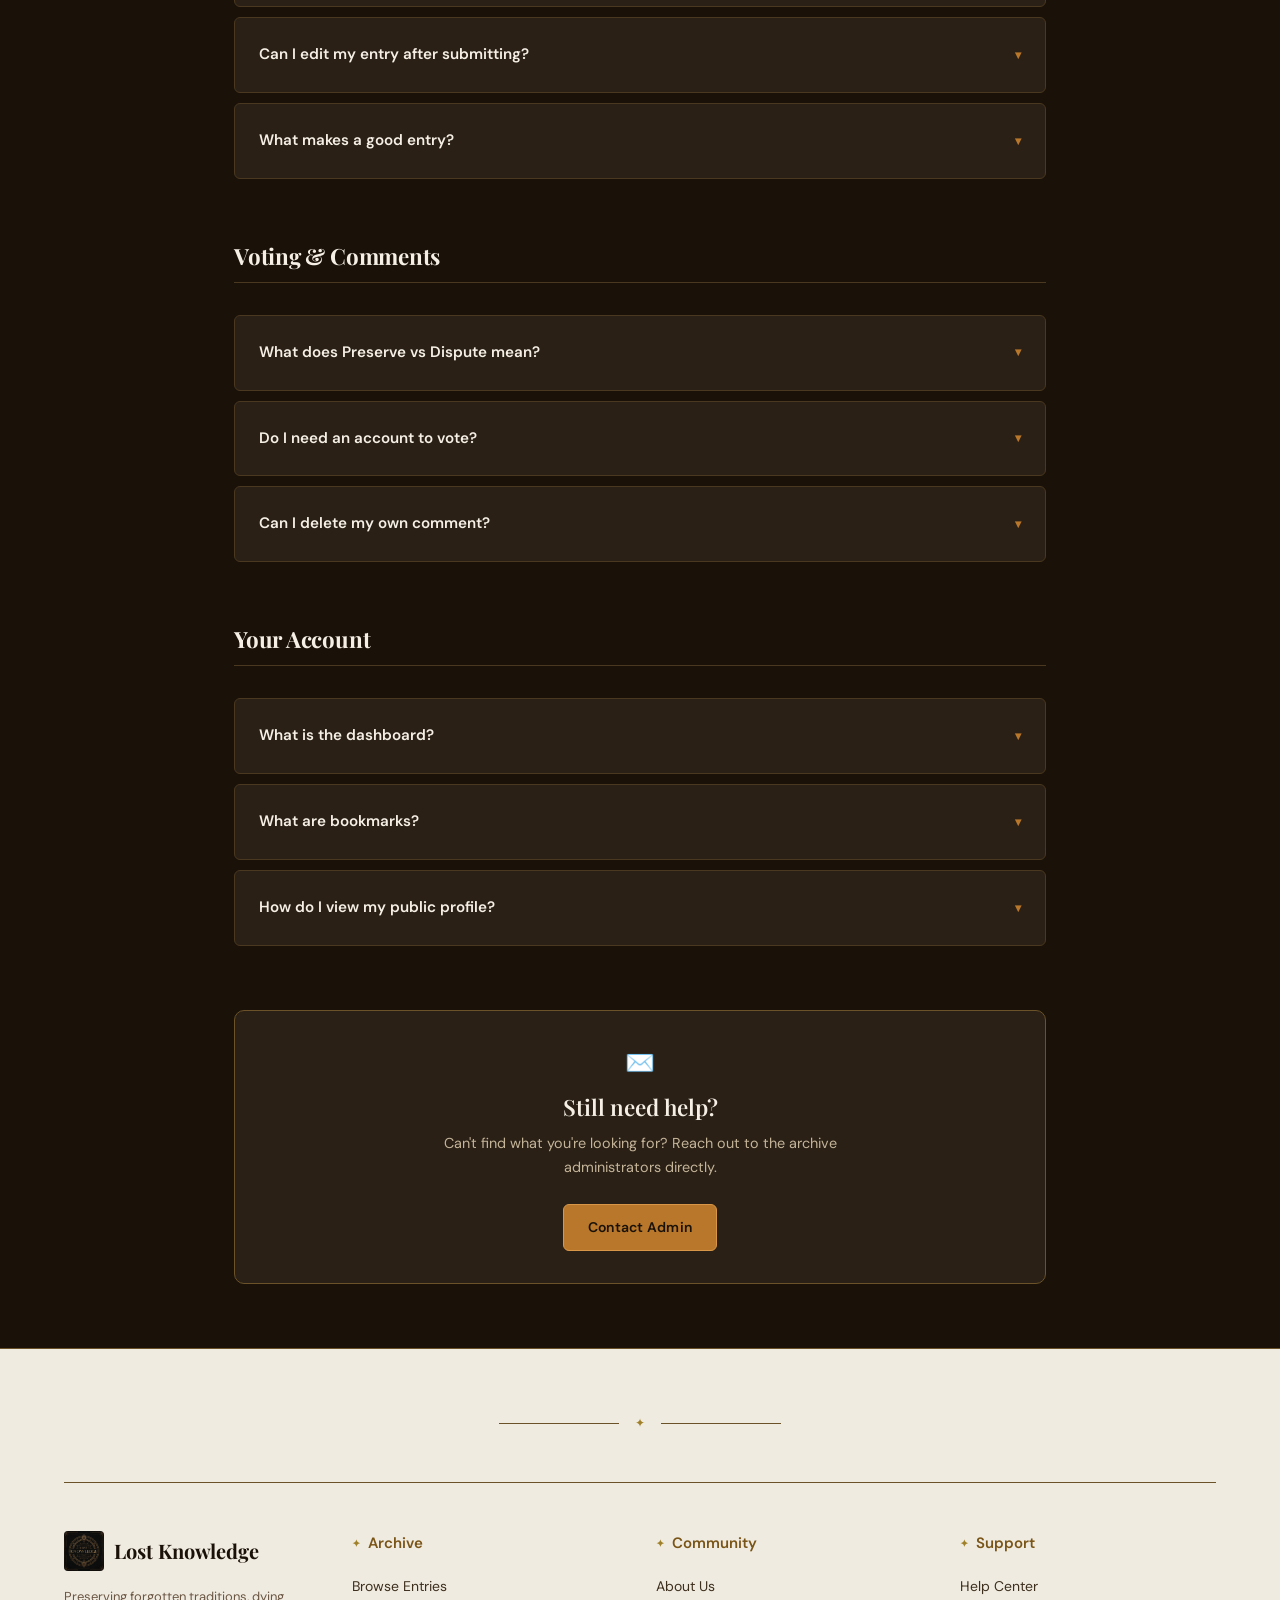
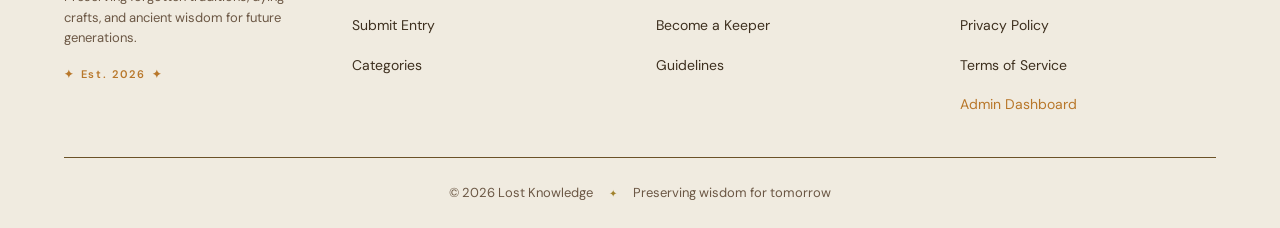
<file: help.html>
<!DOCTYPE html>
<html lang="en">
<head>
  <meta charset="UTF-8">
  <meta name="viewport" content="width=device-width, initial-scale=1.0">
  <title>Help Center — Lost Knowledge</title>
  <link rel="stylesheet" href="/assets/css/style.css">
</head>
<body>

<header class="site-header">
  <div class="container nav-inner">
    <a href="/index.html" class="site-logo">
      <img src="/assets/logo.png" alt="Lost Knowledge" class="nav-logo-img">
      <div class="logo-text">
        <span class="logo-mark">Lost Knowledge</span>
        <span class="logo-sub">Archive of Vanishing Wisdom</span>
      </div>
    </a>
    <button class="nav-toggle" aria-label="Menu" aria-expanded="false">
      <span></span><span></span><span></span>
    </button>
        <nav class="nav-links" aria-label="Main navigation">
      <a href="/index.html" class="nav-link">Archive</a>
      <a href="/explore_map.html" class="nav-link">🗺️ Map</a>
      <a href="/about.php" class="nav-link">About</a>
      <div class="nav-sep"></div>
      <a href="/register.html" class="nav-link auth-link">Register</a>
      <a href="/login.html" class="nav-link auth-link">Sign In</a>
      <a href="/submit.php" class="nav-link nav-cta">✦ Submit Entry</a>
    </nav>
  </div>
</header>

<div class="page-header">
  <div class="container">
    <div class="section-label">Support</div>
    <h1>Help Center</h1>
    <p>Everything you need to know about using the Lost Knowledge Archive.</p>
  </div>
</div>

<main>
  <div class="container" style="padding:var(--space-8) var(--space-3);max-width:860px">

    <!-- Quick links -->
    <div style="display:grid;grid-template-columns:repeat(auto-fill,minmax(200px,1fr));gap:var(--space-2);margin-bottom:var(--space-8)">
      <a href="#getting-started" style="text-decoration:none">
        <div style="background:var(--bg-panel);border:1px solid var(--border-gold);border-radius:var(--radius-xl);padding:var(--space-3);text-align:center;transition:all var(--transition)">
          <div style="font-size:1.8rem;margin-bottom:8px">📖</div>
          <div style="font-family:var(--font-display);font-size:.95rem;font-weight:600;color:var(--text-on-dark)">Getting Started</div>
          <div style="font-size:12px;color:var(--text-on-dark-faint);margin-top:4px">New to the archive?</div>
        </div>
      </a>
      <a href="#submitting" style="text-decoration:none">
        <div style="background:var(--bg-panel);border:1px solid var(--border-gold);border-radius:var(--radius-xl);padding:var(--space-3);text-align:center;transition:all var(--transition)">
          <div style="font-size:1.8rem;margin-bottom:8px">✍️</div>
          <div style="font-family:var(--font-display);font-size:.95rem;font-weight:600;color:var(--text-on-dark)">Submitting Entries</div>
          <div style="font-size:12px;color:var(--text-on-dark-faint);margin-top:4px">Share your knowledge</div>
        </div>
      </a>
      <a href="#voting" style="text-decoration:none">
        <div style="background:var(--bg-panel);border:1px solid var(--border-gold);border-radius:var(--radius-xl);padding:var(--space-3);text-align:center;transition:all var(--transition)">
          <div style="font-size:1.8rem;margin-bottom:8px">⚖️</div>
          <div style="font-family:var(--font-display);font-size:.95rem;font-weight:600;color:var(--text-on-dark)">Voting & Comments</div>
          <div style="font-size:12px;color:var(--text-on-dark-faint);margin-top:4px">Engage with entries</div>
        </div>
      </a>
      <a href="#account" style="text-decoration:none">
        <div style="background:var(--bg-panel);border:1px solid var(--border-gold);border-radius:var(--radius-xl);padding:var(--space-3);text-align:center;transition:all var(--transition)">
          <div style="font-size:1.8rem;margin-bottom:8px">👤</div>
          <div style="font-family:var(--font-display);font-size:.95rem;font-weight:600;color:var(--text-on-dark)">Your Account</div>
          <div style="font-size:12px;color:var(--text-on-dark-faint);margin-top:4px">Profile & settings</div>
        </div>
      </a>
    </div>

    <!-- Divider -->
    <div style="display:flex;align-items:center;gap:12px;margin-bottom:var(--space-6)">
      <div style="flex:1;height:1px;background:var(--border-dark)"></div>
      <span style="color:var(--gold);font-size:10px">✦</span>
      <div style="flex:1;height:1px;background:var(--border-dark)"></div>
    </div>

    <!-- Getting Started -->
    <section id="getting-started" style="margin-bottom:var(--space-8)">
      <h2 style="color:var(--text-on-dark);font-size:1.4rem;margin-bottom:var(--space-4);padding-bottom:12px;border-bottom:1px solid var(--border-dark)">
        Getting Started
      </h2>

      <details style="background:var(--bg-panel);border:1px solid var(--border-dark);border-radius:var(--radius-lg);padding:var(--space-3);margin-bottom:10px">
        <summary style="font-weight:600;font-size:.95rem;color:var(--text-on-dark);cursor:pointer;list-style:none;display:flex;justify-content:space-between;align-items:center">
          What is Lost Knowledge?
          <span style="color:var(--amber);font-size:12px">▾</span>
        </summary>
        <p style="margin-top:var(--space-2);color:var(--text-on-dark-muted);font-size:.9rem;line-height:1.75">
          Lost Knowledge is a community archive dedicated to preserving dying traditions, forgotten crafts, endangered languages, and ancient wisdom before they vanish from human memory. Anyone can register as a Keeper and contribute entries to the archive.
        </p>
      </details>

      <details style="background:var(--bg-panel);border:1px solid var(--border-dark);border-radius:var(--radius-lg);padding:var(--space-3);margin-bottom:10px">
        <summary style="font-weight:600;font-size:.95rem;color:var(--text-on-dark);cursor:pointer;list-style:none;display:flex;justify-content:space-between;align-items:center">
          How do I create an account?
          <span style="color:var(--amber);font-size:12px">▾</span>
        </summary>
        <p style="margin-top:var(--space-2);color:var(--text-on-dark-muted);font-size:.9rem;line-height:1.75">
          Click <a href="/register.html">Register</a> in the top navigation. Enter a username, email address, and a password (minimum 8 characters, one uppercase letter, one number). Your account is created instantly and you are automatically signed in.
        </p>
      </details>

      <details style="background:var(--bg-panel);border:1px solid var(--border-dark);border-radius:var(--radius-lg);padding:var(--space-3);margin-bottom:10px">
        <summary style="font-weight:600;font-size:.95rem;color:var(--text-on-dark);cursor:pointer;list-style:none;display:flex;justify-content:space-between;align-items:center">
          What is a Keeper?
          <span style="color:var(--amber);font-size:12px">▾</span>
        </summary>
        <p style="margin-top:var(--space-2);color:var(--text-on-dark-muted);font-size:.9rem;line-height:1.75">
          A Keeper is any registered user who contributes to the archive. The name reflects the mission — you are keeping knowledge alive. There is no application process. Simply register and start contributing.
        </p>
      </details>

      <details style="background:var(--bg-panel);border:1px solid var(--border-dark);border-radius:var(--radius-lg);padding:var(--space-3);margin-bottom:10px">
        <summary style="font-weight:600;font-size:.95rem;color:var(--text-on-dark);cursor:pointer;list-style:none;display:flex;justify-content:space-between;align-items:center">
          I forgot my password. What do I do?
          <span style="color:var(--amber);font-size:12px">▾</span>
        </summary>
        <p style="margin-top:var(--space-2);color:var(--text-on-dark-muted);font-size:.9rem;line-height:1.75">
          At the moment, password resets must be handled by the site administrator. Please contact the admin at <strong style="color:var(--amber-light)">admin@lostknowledge.local</strong> with your registered email address and a reset will be issued.
        </p>
      </details>
    </section>

    <!-- Submitting -->
    <section id="submitting" style="margin-bottom:var(--space-8)">
      <h2 style="color:var(--text-on-dark);font-size:1.4rem;margin-bottom:var(--space-4);padding-bottom:12px;border-bottom:1px solid var(--border-dark)">
        Submitting Entries
      </h2>

      <details style="background:var(--bg-panel);border:1px solid var(--border-dark);border-radius:var(--radius-lg);padding:var(--space-3);margin-bottom:10px" open>
        <summary style="font-weight:600;font-size:.95rem;color:var(--text-on-dark);cursor:pointer;list-style:none;display:flex;justify-content:space-between;align-items:center">
          What can I submit?
          <span style="color:var(--amber);font-size:12px">▾</span>
        </summary>
        <p style="margin-top:var(--space-2);color:var(--text-on-dark-muted);font-size:.9rem;line-height:1.75">
          Any knowledge that is at risk of being lost. This includes dying crafts and artisanal techniques, oral traditions and folklore, herbal and traditional medicine, endangered agricultural practices, vanishing languages and scripts, traditional navigation methods, sacred rituals and ceremonies, and architectural techniques no longer in practice.
        </p>
      </details>

      <details style="background:var(--bg-panel);border:1px solid var(--border-dark);border-radius:var(--radius-lg);padding:var(--space-3);margin-bottom:10px">
        <summary style="font-weight:600;font-size:.95rem;color:var(--text-on-dark);cursor:pointer;list-style:none;display:flex;justify-content:space-between;align-items:center">
          How does the review process work?
          <span style="color:var(--amber);font-size:12px">▾</span>
        </summary>
        <p style="margin-top:var(--space-2);color:var(--text-on-dark-muted);font-size:.9rem;line-height:1.75">
          Every submission goes through admin review before appearing in the public archive. After submitting, your entry will show as <strong style="color:var(--amber-light)">Pending</strong> in your dashboard. Once approved it becomes <strong style="color:#6BC48A">Approved</strong> and is visible to everyone. Entries that do not meet quality standards are marked <strong style="color:#C46060">Rejected</strong> with a note.
        </p>
      </details>

      <details style="background:var(--bg-panel);border:1px solid var(--border-dark);border-radius:var(--radius-lg);padding:var(--space-3);margin-bottom:10px">
        <summary style="font-weight:600;font-size:.95rem;color:var(--text-on-dark);cursor:pointer;list-style:none;display:flex;justify-content:space-between;align-items:center">
          Can I edit my entry after submitting?
          <span style="color:var(--amber);font-size:12px">▾</span>
        </summary>
        <p style="margin-top:var(--space-2);color:var(--text-on-dark-muted);font-size:.9rem;line-height:1.75">
          Yes. Go to your Dashboard, find the entry, and click Edit. After editing, the entry returns to Pending status for re-review. This ensures the archive maintains accuracy.
        </p>
      </details>

      <details style="background:var(--bg-panel);border:1px solid var(--border-dark);border-radius:var(--radius-lg);padding:var(--space-3);margin-bottom:10px">
        <summary style="font-weight:600;font-size:.95rem;color:var(--text-on-dark);cursor:pointer;list-style:none;display:flex;justify-content:space-between;align-items:center">
          What makes a good entry?
          <span style="color:var(--amber);font-size:12px">▾</span>
        </summary>
        <div style="margin-top:var(--space-2);color:var(--text-on-dark-muted);font-size:.9rem;line-height:1.75">
          <p>Good entries follow these principles:</p>
          <ul style="padding-left:1.25rem;margin-top:.5rem">
            <li style="margin-bottom:6px"><strong style="color:var(--text-on-dark)">Specific title</strong> — describe exactly what the knowledge is, not just a broad topic.</li>
            <li style="margin-bottom:6px"><strong style="color:var(--text-on-dark)">Clear summary</strong> — one sentence that explains what the knowledge is and why it matters.</li>
            <li style="margin-bottom:6px"><strong style="color:var(--text-on-dark)">Detailed body</strong> — explain the practice in full. How was it done? Who practiced it? Why did it disappear?</li>
            <li style="margin-bottom:6px"><strong style="color:var(--text-on-dark)">Accurate region and era</strong> — helps researchers and future Keepers find your entry.</li>
          </ul>
        </div>
      </details>
    </section>

    <!-- Voting -->
    <section id="voting" style="margin-bottom:var(--space-8)">
      <h2 style="color:var(--text-on-dark);font-size:1.4rem;margin-bottom:var(--space-4);padding-bottom:12px;border-bottom:1px solid var(--border-dark)">
        Voting &amp; Comments
      </h2>

      <details style="background:var(--bg-panel);border:1px solid var(--border-dark);border-radius:var(--radius-lg);padding:var(--space-3);margin-bottom:10px">
        <summary style="font-weight:600;font-size:.95rem;color:var(--text-on-dark);cursor:pointer;list-style:none;display:flex;justify-content:space-between;align-items:center">
          What does Preserve vs Dispute mean?
          <span style="color:var(--amber);font-size:12px">▾</span>
        </summary>
        <p style="margin-top:var(--space-2);color:var(--text-on-dark-muted);font-size:.9rem;line-height:1.75">
          <strong style="color:#6BC48A">▲ Preserve</strong> means you believe this knowledge is valuable and accurate — vote this if you want to see it stay in the archive. <strong style="color:#C46060">▼ Dispute</strong> means you have factual concerns or believe the entry contains inaccuracies. Voting is anonymous and can be changed at any time.
        </p>
      </details>

      <details style="background:var(--bg-panel);border:1px solid var(--border-dark);border-radius:var(--radius-lg);padding:var(--space-3);margin-bottom:10px">
        <summary style="font-weight:600;font-size:.95rem;color:var(--text-on-dark);cursor:pointer;list-style:none;display:flex;justify-content:space-between;align-items:center">
          Do I need an account to vote?
          <span style="color:var(--amber);font-size:12px">▾</span>
        </summary>
        <p style="margin-top:var(--space-2);color:var(--text-on-dark-muted);font-size:.9rem;line-height:1.75">
          Yes. You must be signed in to vote or comment. This prevents duplicate votes and keeps the archive trustworthy. <a href="/register.html">Register for free</a> to participate.
        </p>
      </details>

      <details style="background:var(--bg-panel);border:1px solid var(--border-dark);border-radius:var(--radius-lg);padding:var(--space-3);margin-bottom:10px">
        <summary style="font-weight:600;font-size:.95rem;color:var(--text-on-dark);cursor:pointer;list-style:none;display:flex;justify-content:space-between;align-items:center">
          Can I delete my own comment?
          <span style="color:var(--amber);font-size:12px">▾</span>
        </summary>
        <p style="margin-top:var(--space-2);color:var(--text-on-dark-muted);font-size:.9rem;line-height:1.75">
          Yes. A delete button appears next to comments you have posted. Admins can also delete any comment that violates community guidelines.
        </p>
      </details>
    </section>

    <!-- Account -->
    <section id="account" style="margin-bottom:var(--space-8)">
      <h2 style="color:var(--text-on-dark);font-size:1.4rem;margin-bottom:var(--space-4);padding-bottom:12px;border-bottom:1px solid var(--border-dark)">
        Your Account
      </h2>

      <details style="background:var(--bg-panel);border:1px solid var(--border-dark);border-radius:var(--radius-lg);padding:var(--space-3);margin-bottom:10px">
        <summary style="font-weight:600;font-size:.95rem;color:var(--text-on-dark);cursor:pointer;list-style:none;display:flex;justify-content:space-between;align-items:center">
          What is the dashboard?
          <span style="color:var(--amber);font-size:12px">▾</span>
        </summary>
        <p style="margin-top:var(--space-2);color:var(--text-on-dark-muted);font-size:.9rem;line-height:1.75">
          Your dashboard shows all your submitted entries, their current status (Pending / Approved / Rejected), the votes each received, and your saved bookmarks. You can also manage and delete entries from there.
        </p>
      </details>

      <details style="background:var(--bg-panel);border:1px solid var(--border-dark);border-radius:var(--radius-lg);padding:var(--space-3);margin-bottom:10px">
        <summary style="font-weight:600;font-size:.95rem;color:var(--text-on-dark);cursor:pointer;list-style:none;display:flex;justify-content:space-between;align-items:center">
          What are bookmarks?
          <span style="color:var(--amber);font-size:12px">▾</span>
        </summary>
        <p style="margin-top:var(--space-2);color:var(--text-on-dark-muted);font-size:.9rem;line-height:1.75">
          On any entry page, click <strong style="color:var(--text-on-dark)">☆ Save Entry</strong> to bookmark it. Bookmarked entries are collected in the Saved Entries tab of your dashboard for quick access later. You can remove bookmarks at any time.
        </p>
      </details>

      <details style="background:var(--bg-panel);border:1px solid var(--border-dark);border-radius:var(--radius-lg);padding:var(--space-3);margin-bottom:10px">
        <summary style="font-weight:600;font-size:.95rem;color:var(--text-on-dark);cursor:pointer;list-style:none;display:flex;justify-content:space-between;align-items:center">
          How do I view my public profile?
          <span style="color:var(--amber);font-size:12px">▾</span>
        </summary>
        <p style="margin-top:var(--space-2);color:var(--text-on-dark-muted);font-size:.9rem;line-height:1.75">
          Click <strong style="color:var(--text-on-dark)">My Profile</strong> in your dashboard sidebar, or visit <code style="background:var(--bg-void);padding:2px 6px;border-radius:4px;font-family:var(--font-mono)">/profile.php?username=yourname</code>. Your profile is public and shows all your approved entries and your contribution stats.
        </p>
      </details>
    </section>

    <!-- Contact box -->
    <div style="background:var(--bg-panel);border:1px solid var(--border-gold);border-radius:var(--radius-xl);padding:var(--space-4);text-align:center">
      <div style="font-size:1.5rem;margin-bottom:10px">✉️</div>
      <h3 style="color:var(--text-on-dark);margin-bottom:8px">Still need help?</h3>
      <p style="color:var(--text-on-dark-muted);font-size:.9rem;max-width:400px;margin:0 auto var(--space-3)">
        Can't find what you're looking for? Reach out to the archive administrators directly.
      </p>
      <a href="mailto:admin@lostknowledge.local" class="btn btn-amber">Contact Admin</a>
    </div>

  </div>
</main>

<footer class="site-footer">
  <div class="container">
    <div class="footer-ornament"><span style="color:var(--gold);font-size:12px">✦</span></div>
    <div class="footer-grid">
      <div class="footer-brand">
        <div class="footer-logo">
          <img src="/assets/logo.png" alt="Lost Knowledge" style="width:40px;height:40px;border-radius:4px;object-fit:cover">
          <div class="footer-logo-name">Lost Knowledge</div>
        </div>
        <p class="footer-tagline">Preserving forgotten traditions, dying crafts, and ancient wisdom for future generations.</p>
        <div class="footer-est"><span>✦</span> Est. 2026 <span>✦</span></div>
      </div>
      <div class="footer-col">
        <h4>Archive</h4>
        <ul>
          <li><a href="/index.html">Browse Entries</a></li>
          <li><a href="/submit.php">Submit Entry</a></li>
          <li><a href="/index.html#archive">Categories</a></li>
        </ul>
      </div>
      <div class="footer-col">
        <h4>Community</h4>
        <ul>
          <li><a href="/about.php">About Us</a></li>
          <li><a href="/register.html">Become a Keeper</a></li>
          <li><a href="/guidelines.html">Guidelines</a></li>
        </ul>
      </div>
      <div class="footer-col">
        <h4>Support</h4>
        <ul>
          <li><a href="/help.html">Help Center</a></li>
          <li><a href="/privacy.html">Privacy Policy</a></li>
          <li><a href="/terms.html">Terms of Service</a></li>
          <li><a href="/admin/admin_dashboard.php" class="admin-link">Admin Dashboard</a></li>
        </ul>
      </div>
    </div>
    <div class="footer-bottom">
      <span>© 2026 Lost Knowledge</span>
      <span class="footer-bottom-diamond">✦</span>
      <span>Preserving wisdom for tomorrow</span>
    </div>
  </div>
</footer>

<script src="/assets/js/script.js"></script>
</body>
</html>
</file>
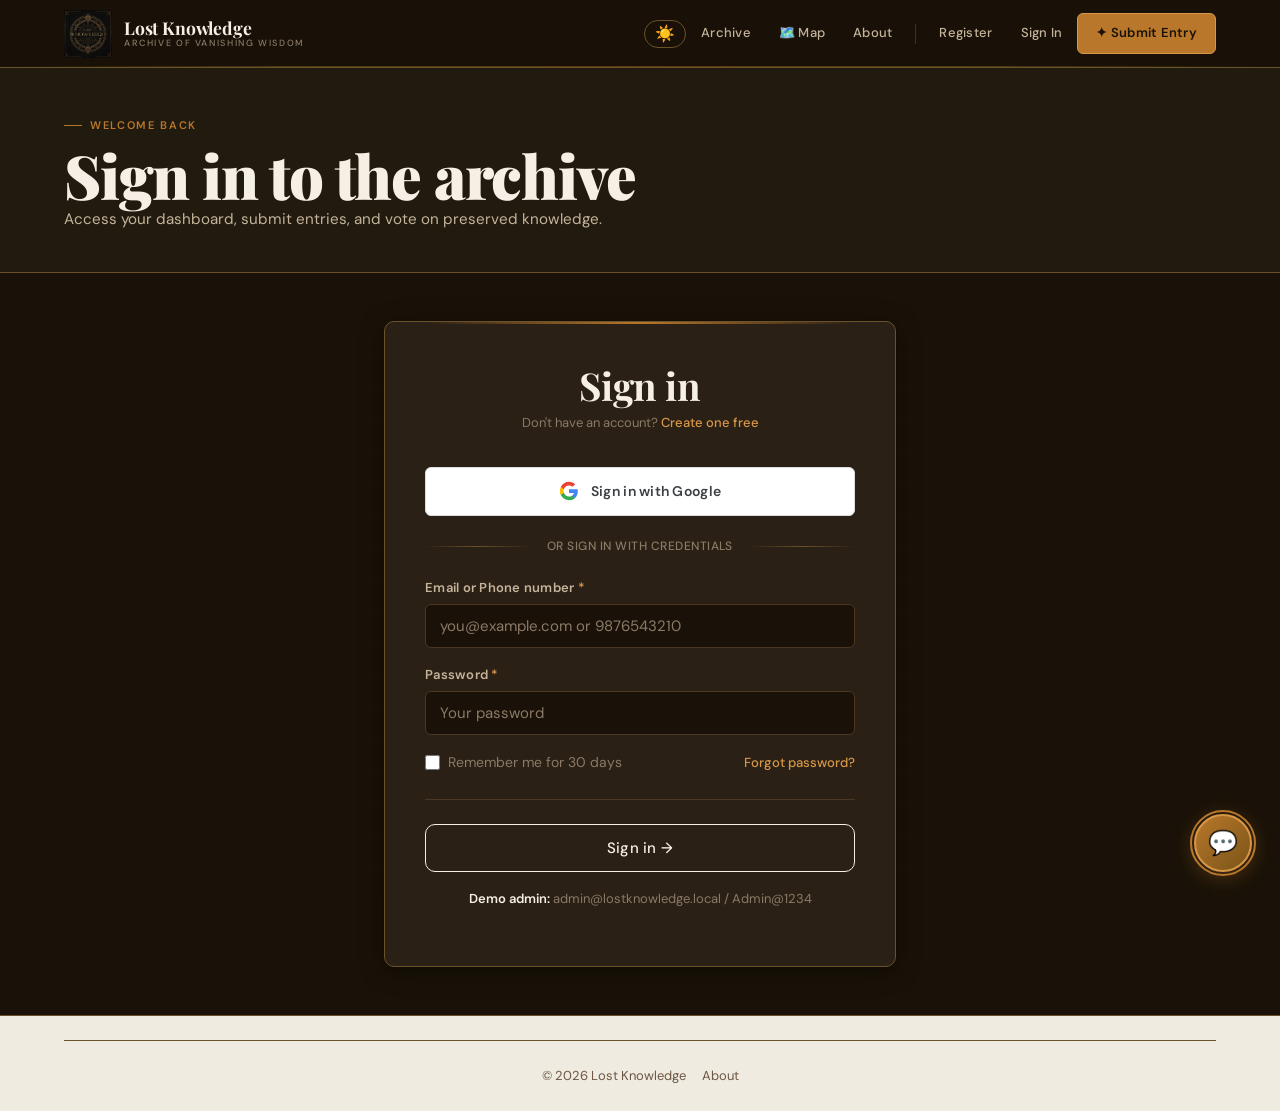
<file: login.html>
<!DOCTYPE html>
<html lang="en">
<head>
  <meta charset="UTF-8">
  <meta name="viewport" content="width=device-width, initial-scale=1.0">
  <meta name="description" content="Sign in to your Lost Knowledge account.">
  <title>Sign In — Lost Knowledge</title>
  <link rel="stylesheet" href="/assets/css/style.css">
  <link rel="stylesheet" href="/assets/css/features.css">
</head>
<body>

<header class="site-header">
  <div class="container nav-inner">
    <a href="/index.html" class="site-logo">
      <img src="/assets/logo.png" alt="Lost Knowledge" class="nav-logo-img">
      <div class="logo-text">
        <span class="logo-mark">Lost Knowledge</span>
        <span class="logo-sub">Archive of Vanishing Wisdom</span>
      </div>
    </a>
    <button class="nav-toggle" aria-label="Menu" aria-expanded="false">
      <span></span><span></span><span></span>
    </button>
        <nav class="nav-links" aria-label="Main navigation">
      <a href="/index.html" class="nav-link">Archive</a>
      <a href="/explore_map.html" class="nav-link">🗺️ Map</a>
      <a href="/about.php" class="nav-link">About</a>
      <div class="nav-sep"></div>
      <a href="/register.html" class="nav-link auth-link">Register</a>
      <a href="/login.html" class="nav-link auth-link">Sign In</a>
      <a href="/submit.php" class="nav-link nav-cta">✦ Submit Entry</a>
    </nav>
  </div>
</header>

<div class="page-header">
  <div class="container">
    <div class="section-label">Welcome back</div>
    <h1>Sign in to the archive</h1>
    <p>Access your dashboard, submit entries, and vote on preserved knowledge.</p>
  </div>
</div>

<main>
  <div class="form-wrap">
    <div class="form-card">

      <!-- Flash message area — filled by JS if redirected with ?error= -->
      <div id="flashMsg" style="display:none" class="alert alert-error" role="alert"></div>
      <div id="flashSuccess" style="display:none" class="alert alert-success" role="alert"></div>

      <div class="form-card-header">
        <h2>Sign in</h2>
        <p>Don't have an account? <a href="/register.html">Create one free</a></p>
      </div>

      <!-- Google Sign-In Button -->
      <a href="/config/google_redirect.php" class="btn-google" id="googleLoginBtn">
        <svg class="google-icon" viewBox="0 0 24 24" width="20" height="20">
          <path d="M22.56 12.25c0-.78-.07-1.53-.2-2.25H12v4.26h5.92a5.06 5.06 0 01-2.2 3.32v2.77h3.57c2.08-1.92 3.28-4.74 3.28-8.1z" fill="#4285F4"/>
          <path d="M12 23c2.97 0 5.46-.98 7.28-2.66l-3.57-2.77c-.98.66-2.23 1.06-3.71 1.06-2.86 0-5.29-1.93-6.16-4.53H2.18v2.84C3.99 20.53 7.7 23 12 23z" fill="#34A853"/>
          <path d="M5.84 14.09c-.22-.66-.35-1.36-.35-2.09s.13-1.43.35-2.09V7.07H2.18C1.43 8.55 1 10.22 1 12s.43 3.45 1.18 4.93l2.85-2.22.81-.62z" fill="#FBBC05"/>
          <path d="M12 5.38c1.62 0 3.06.56 4.21 1.64l3.15-3.15C17.45 2.09 14.97 1 12 1 7.7 1 3.99 3.47 2.18 7.07l3.66 2.84c.87-2.6 3.3-4.53 6.16-4.53z" fill="#EA4335"/>
        </svg>
        Sign in with Google
      </a>

      <div class="oauth-divider">
        <span>or sign in with credentials</span>
      </div>

      <!--
        SEPARATION OF CONCERNS:
        This HTML form submits to login_process.php via POST.
        All authentication logic (session, DB, password_verify) lives in PHP.
        This file contains ONLY the UI — no server code here.
      -->
      <form id="loginForm" method="POST" action="/login_process.php" novalidate>

        <div class="form-group">
          <label for="identifier">Email or Phone number <span class="req">*</span></label>
          <input type="text" id="identifier" name="identifier"
                 placeholder="you@example.com or 9876543210"
                 autocomplete="email tel">
          <span class="field-error" id="identifierError"></span>
        </div>

        <div class="form-group">
          <label for="password">Password <span class="req">*</span></label>
          <input type="password" id="password" name="password"
                 placeholder="Your password"
                 autocomplete="current-password">
          <span class="field-error" id="passError"></span>
        </div>

        <div style="display:flex;align-items:center;justify-content:space-between;flex-wrap:wrap;gap:.5rem;margin-bottom:1.25rem">
          <label style="display:flex;align-items:center;gap:.5rem;font-size:.875rem;color:var(--text-on-dark-faint);cursor:pointer">
            <input type="checkbox" name="remember_me" value="1" style="accent-color:var(--amber);width:15px;height:15px">
            Remember me for 30 days
          </label>
          <a href="/forgot_password.html" class="forgot-link">Forgot password?</a>
        </div>

        <hr class="form-divider">

        <button type="submit" class="btn btn-primary btn-full btn-lg">Sign in →</button>
      </form>

      <p class="form-footer" style="margin-top:1rem">
        <strong>Demo admin:</strong> admin@lostknowledge.local / Admin@1234
      </p>
    </div>
  </div>
</main>

<footer class="site-footer" style="padding:1.5rem 0">
  <div class="container">
    <div class="footer-bottom">
      <span>&copy; <span id="yr"></span> Lost Knowledge</span>
      <span><a href="/about.php" style="color:var(--ink-300)">About</a></span>
    </div>
  </div>
</footer>

<script src="/assets/js/script.js"></script>
<script src="/assets/js/features.js"></script>
<script>
  document.getElementById('yr').textContent = new Date().getFullYear();

  // Show error from URL query string e.g. login.html?error=invalid
  const params = new URLSearchParams(location.search);
  const err    = params.get('error');
  const ok     = params.get('success');
  if (err) {
    const messages = {
      'invalid':  'Invalid email/phone or password. Please try again.',
      'required': 'Email/phone and password are required.',
      'csrf':     'Invalid form submission. Please try again.'
    };
    const box = document.getElementById('flashMsg');
    box.textContent = messages[err] || decodeURIComponent(err);
    box.style.display = 'flex';
  }
  if (ok) {
    const box = document.getElementById('flashSuccess');
    box.textContent = decodeURIComponent(ok);
    box.style.display = 'flex';
  }
</script>
</body>
</html>
</file>
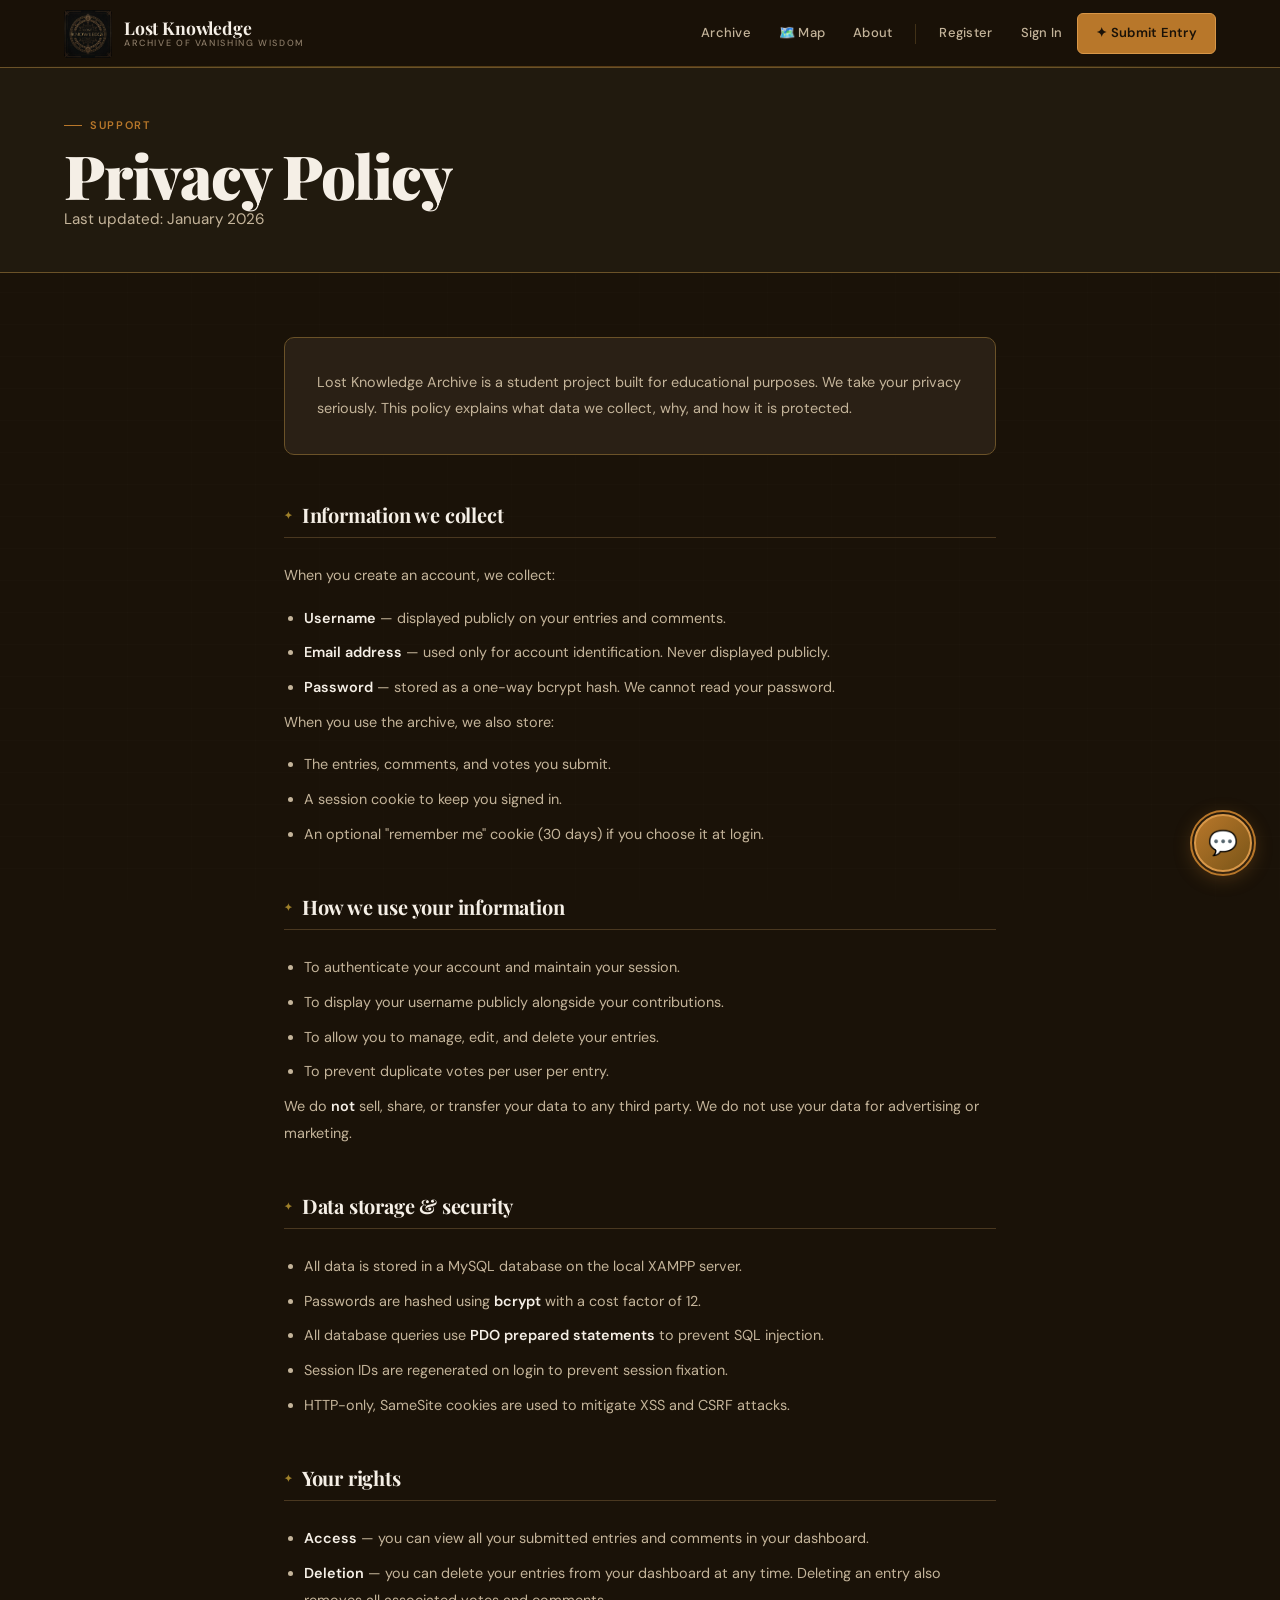
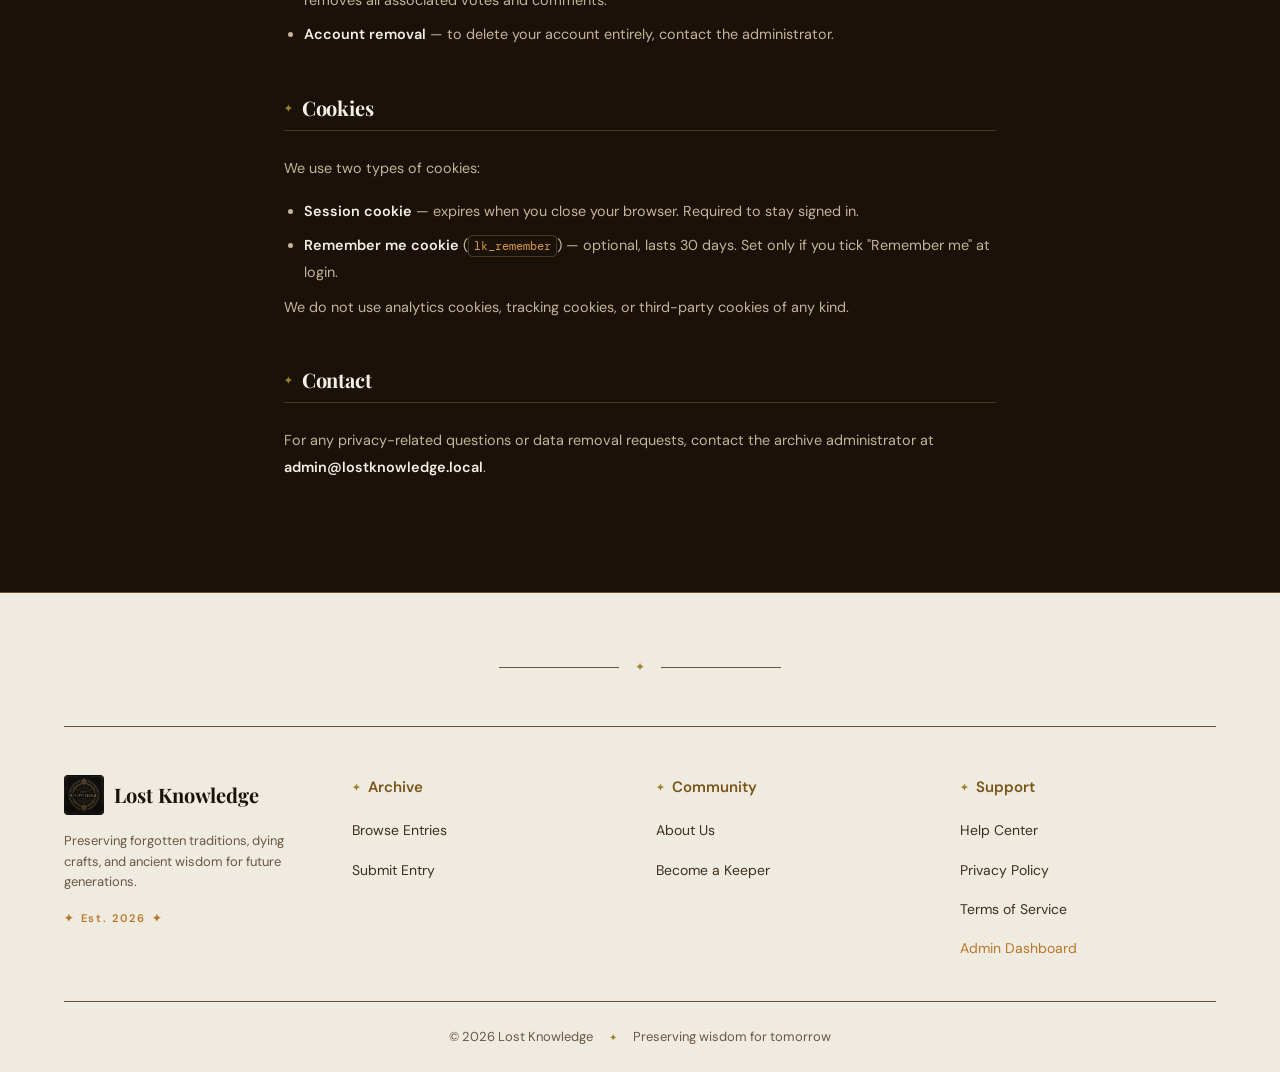
<file: privacy.html>
<!DOCTYPE html>
<html lang="en">
<head>
  <meta charset="UTF-8">
  <meta name="viewport" content="width=device-width, initial-scale=1.0">
  <title>Privacy Policy — Lost Knowledge</title>
  <link rel="stylesheet" href="/assets/css/style.css">
</head>
<body>

<header class="site-header">
  <div class="container nav-inner">
    <a href="/index.html" class="site-logo">
      <img src="/assets/logo.png" alt="Lost Knowledge" class="nav-logo-img">
      <div class="logo-text">
        <span class="logo-mark">Lost Knowledge</span>
        <span class="logo-sub">Archive of Vanishing Wisdom</span>
      </div>
    </a>
    <button class="nav-toggle" aria-label="Menu" aria-expanded="false">
      <span></span><span></span><span></span>
    </button>
        <nav class="nav-links" aria-label="Main navigation">
      <a href="/index.html" class="nav-link">Archive</a>
      <a href="/explore_map.html" class="nav-link">🗺️ Map</a>
      <a href="/about.php" class="nav-link">About</a>
      <div class="nav-sep"></div>
      <a href="/register.html" class="nav-link auth-link">Register</a>
      <a href="/login.html" class="nav-link auth-link">Sign In</a>
      <a href="/submit.php" class="nav-link nav-cta">✦ Submit Entry</a>
    </nav>
  </div>
</header>

<div class="page-header">
  <div class="container">
    <div class="section-label">Support</div>
    <h1>Privacy Policy</h1>
    <p>Last updated: January 2026</p>
  </div>
</div>

<main>
  <div class="container" style="padding:var(--space-8) var(--space-3);max-width:760px">

    <div style="background:var(--bg-panel);border:1px solid var(--border-gold);border-radius:var(--radius-xl);padding:var(--space-4);margin-bottom:var(--space-6)">
      <p style="color:var(--text-on-dark-muted);font-size:.9rem;line-height:1.8;margin:0">
        Lost Knowledge Archive is a student project built for educational purposes. We take your privacy seriously. This policy explains what data we collect, why, and how it is protected.
      </p>
    </div>

    <!-- Section style reused -->
    <style>
      .policy-section { margin-bottom: var(--space-6); }
      .policy-section h2 { color: var(--text-on-dark); font-size: 1.25rem; margin-bottom: var(--space-3); padding-bottom: 10px; border-bottom: 1px solid var(--border-dark); display: flex; align-items: center; gap: 10px; }
      .policy-section h2::before { content: '✦'; color: var(--gold); font-size: 10px; }
      .policy-section p, .policy-section li { color: var(--text-on-dark-muted); font-size: .9rem; line-height: 1.85; }
      .policy-section ul { padding-left: 1.25rem; margin-top: .5rem; }
      .policy-section ul li { margin-bottom: 8px; }
      .policy-section strong { color: var(--text-on-dark); font-weight: 600; }
    </style>

    <div class="policy-section">
      <h2>Information we collect</h2>
      <p>When you create an account, we collect:</p>
      <ul>
        <li><strong>Username</strong> — displayed publicly on your entries and comments.</li>
        <li><strong>Email address</strong> — used only for account identification. Never displayed publicly.</li>
        <li><strong>Password</strong> — stored as a one-way bcrypt hash. We cannot read your password.</li>
      </ul>
      <p>When you use the archive, we also store:</p>
      <ul>
        <li>The entries, comments, and votes you submit.</li>
        <li>A session cookie to keep you signed in.</li>
        <li>An optional "remember me" cookie (30 days) if you choose it at login.</li>
      </ul>
    </div>

    <div class="policy-section">
      <h2>How we use your information</h2>
      <ul>
        <li>To authenticate your account and maintain your session.</li>
        <li>To display your username publicly alongside your contributions.</li>
        <li>To allow you to manage, edit, and delete your entries.</li>
        <li>To prevent duplicate votes per user per entry.</li>
      </ul>
      <p>We do <strong>not</strong> sell, share, or transfer your data to any third party. We do not use your data for advertising or marketing.</p>
    </div>

    <div class="policy-section">
      <h2>Data storage &amp; security</h2>
      <ul>
        <li>All data is stored in a MySQL database on the local XAMPP server.</li>
        <li>Passwords are hashed using <strong>bcrypt</strong> with a cost factor of 12.</li>
        <li>All database queries use <strong>PDO prepared statements</strong> to prevent SQL injection.</li>
        <li>Session IDs are regenerated on login to prevent session fixation.</li>
        <li>HTTP-only, SameSite cookies are used to mitigate XSS and CSRF attacks.</li>
      </ul>
    </div>

    <div class="policy-section">
      <h2>Your rights</h2>
      <ul>
        <li><strong>Access</strong> — you can view all your submitted entries and comments in your dashboard.</li>
        <li><strong>Deletion</strong> — you can delete your entries from your dashboard at any time. Deleting an entry also removes all associated votes and comments.</li>
        <li><strong>Account removal</strong> — to delete your account entirely, contact the administrator.</li>
      </ul>
    </div>

    <div class="policy-section">
      <h2>Cookies</h2>
      <p>We use two types of cookies:</p>
      <ul>
        <li><strong>Session cookie</strong> — expires when you close your browser. Required to stay signed in.</li>
        <li><strong>Remember me cookie</strong> (<code style="background:var(--bg-void);padding:2px 5px;border-radius:4px;font-family:var(--font-mono);font-size:.85em">lk_remember</code>) — optional, lasts 30 days. Set only if you tick "Remember me" at login.</li>
      </ul>
      <p>We do not use analytics cookies, tracking cookies, or third-party cookies of any kind.</p>
    </div>

    <div class="policy-section">
      <h2>Contact</h2>
      <p>For any privacy-related questions or data removal requests, contact the archive administrator at <strong>admin@lostknowledge.local</strong>.</p>
    </div>

  </div>
</main>

<footer class="site-footer">
  <div class="container">
    <div class="footer-ornament"><span style="color:var(--gold);font-size:12px">✦</span></div>
    <div class="footer-grid">
      <div class="footer-brand">
        <div class="footer-logo">
          <img src="/assets/logo.png" alt="Lost Knowledge" style="width:40px;height:40px;border-radius:4px;object-fit:cover">
          <div class="footer-logo-name">Lost Knowledge</div>
        </div>
        <p class="footer-tagline">Preserving forgotten traditions, dying crafts, and ancient wisdom for future generations.</p>
        <div class="footer-est"><span>✦</span> Est. 2026 <span>✦</span></div>
      </div>
      <div class="footer-col"><h4>Archive</h4><ul><li><a href="/index.html">Browse Entries</a></li><li><a href="/submit.php">Submit Entry</a></li></ul></div>
      <div class="footer-col"><h4>Community</h4><ul><li><a href="/about.php">About Us</a></li><li><a href="/register.html">Become a Keeper</a></li></ul></div>
      <div class="footer-col">
        <h4>Support</h4>
        <ul>
          <li><a href="/help.html">Help Center</a></li>
          <li><a href="/privacy.html">Privacy Policy</a></li>
          <li><a href="/terms.html">Terms of Service</a></li>
          <li><a href="/admin/admin_dashboard.php" class="admin-link">Admin Dashboard</a></li>
        </ul>
      </div>
    </div>
    <div class="footer-bottom">
      <span>© 2026 Lost Knowledge</span>
      <span class="footer-bottom-diamond">✦</span>
      <span>Preserving wisdom for tomorrow</span>
    </div>
  </div>
</footer>

<script src="/assets/js/script.js"></script>
</body>
</html>
</file>
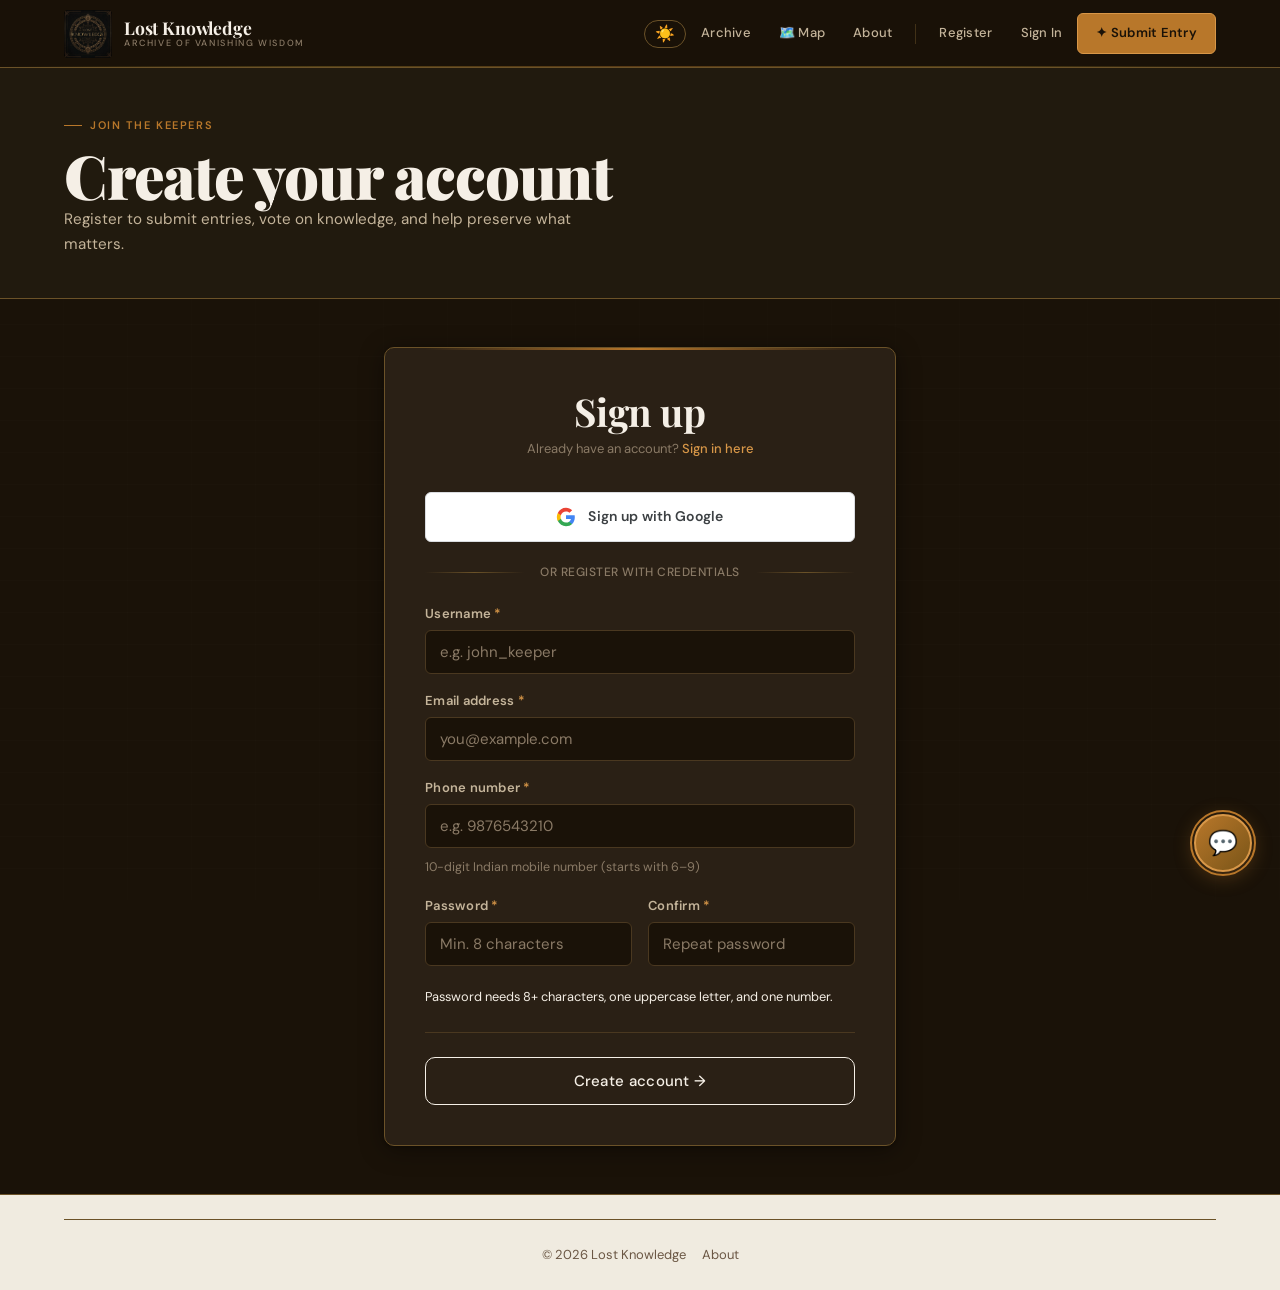
<file: register.html>
<!DOCTYPE html>
<html lang="en">
<head>
  <meta charset="UTF-8">
  <meta name="viewport" content="width=device-width, initial-scale=1.0">
  <meta name="description" content="Create your Lost Knowledge account and become a Keeper of forgotten wisdom.">
  <title>Register — Lost Knowledge</title>
  <link rel="stylesheet" href="/assets/css/style.css">
  <link rel="stylesheet" href="/assets/css/features.css">
</head>
<body>

<header class="site-header">
  <div class="container nav-inner">
    <a href="/index.html" class="site-logo">
      <img src="/assets/logo.png" alt="Lost Knowledge" class="nav-logo-img">
      <div class="logo-text">
        <span class="logo-mark">Lost Knowledge</span>
        <span class="logo-sub">Archive of Vanishing Wisdom</span>
      </div>
    </a>
    <button class="nav-toggle" aria-label="Menu" aria-expanded="false">
      <span></span><span></span><span></span>
    </button>
        <nav class="nav-links" aria-label="Main navigation">
      <a href="/index.html" class="nav-link">Archive</a>
      <a href="/explore_map.html" class="nav-link">🗺️ Map</a>
      <a href="/about.php" class="nav-link">About</a>
      <div class="nav-sep"></div>
      <a href="/register.html" class="nav-link auth-link">Register</a>
      <a href="/login.html" class="nav-link auth-link">Sign In</a>
      <a href="/submit.php" class="nav-link nav-cta">✦ Submit Entry</a>
    </nav>
  </div>
</header>

<div class="page-header">
  <div class="container">
    <div class="section-label">Join the keepers</div>
    <h1>Create your account</h1>
    <p>Register to submit entries, vote on knowledge, and help preserve what matters.</p>
  </div>
</div>

<main>
  <div class="form-wrap">
    <div class="form-card">

      <!-- Flash message area — filled by JS if redirected with ?error= -->
      <div id="flashMsg" style="display:none" class="alert alert-error" role="alert"></div>

      <div class="form-card-header">
        <h2>Sign up</h2>
        <p>Already have an account? <a href="/login.html">Sign in here</a></p>
      </div>

      <!-- Google Sign-Up Button -->
      <a href="/config/google_redirect.php" class="btn-google" id="googleRegisterBtn">
        <svg class="google-icon" viewBox="0 0 24 24" width="20" height="20">
          <path d="M22.56 12.25c0-.78-.07-1.53-.2-2.25H12v4.26h5.92a5.06 5.06 0 01-2.2 3.32v2.77h3.57c2.08-1.92 3.28-4.74 3.28-8.1z" fill="#4285F4"/>
          <path d="M12 23c2.97 0 5.46-.98 7.28-2.66l-3.57-2.77c-.98.66-2.23 1.06-3.71 1.06-2.86 0-5.29-1.93-6.16-4.53H2.18v2.84C3.99 20.53 7.7 23 12 23z" fill="#34A853"/>
          <path d="M5.84 14.09c-.22-.66-.35-1.36-.35-2.09s.13-1.43.35-2.09V7.07H2.18C1.43 8.55 1 10.22 1 12s.43 3.45 1.18 4.93l2.85-2.22.81-.62z" fill="#FBBC05"/>
          <path d="M12 5.38c1.62 0 3.06.56 4.21 1.64l3.15-3.15C17.45 2.09 14.97 1 12 1 7.7 1 3.99 3.47 2.18 7.07l3.66 2.84c.87-2.6 3.3-4.53 6.16-4.53z" fill="#EA4335"/>
        </svg>
        Sign up with Google
      </a>

      <div class="oauth-divider">
        <span>or register with credentials</span>
      </div>

      <!--
        SEPARATION OF CONCERNS:
        This HTML file handles ONLY the UI.
        All validation and DB logic lives in register_process.php.
        The form POSTs directly to the PHP handler.
      -->
      <form id="registerForm" method="POST" action="/register_process.php" novalidate>

        <div class="form-group">
          <label for="username">Username <span class="req">*</span></label>
          <input type="text" id="username" name="username"
                 placeholder="e.g. john_keeper"
                 autocomplete="username"
                 maxlength="50">
          <span class="field-error"></span>
        </div>

        <div class="form-group">
          <label for="email">Email address <span class="req">*</span></label>
          <input type="email" id="email" name="email"
                 placeholder="you@example.com"
                 autocomplete="email">
          <span class="field-error"></span>
        </div>

        <div class="form-group">
          <label for="phone">Phone number <span class="req">*</span></label>
          <input type="tel" id="phone" name="phone"
                 placeholder="e.g. 9876543210"
                 autocomplete="tel"
                 maxlength="15">
          <span class="field-error"></span>
          <small style="color:var(--text-on-dark-faint);font-size:.78rem;">10-digit Indian mobile number (starts with 6–9)</small>
        </div>

        <div class="form-row">
          <div class="form-group">
            <label for="password">Password <span class="req">*</span></label>
            <input type="password" id="password" name="password"
                   placeholder="Min. 8 characters"
                   autocomplete="new-password">
            <span class="field-error"></span>
          </div>
          <div class="form-group">
            <label for="password_confirm">Confirm <span class="req">*</span></label>
            <input type="password" id="password_confirm" name="password_confirm"
                   placeholder="Repeat password"
                   autocomplete="new-password">
            <span class="field-error"></span>
          </div>
        </div>

        <p style="font-size:.8rem;color:var(--ink-300);margin-bottom:1.25rem">
          Password needs 8+ characters, one uppercase letter, and one number.
        </p>

        <hr class="form-divider">

        <button type="submit" class="btn btn-primary btn-full btn-lg">Create account →</button>
      </form>
    </div>
  </div>
</main>

<footer class="site-footer" style="padding:1.5rem 0">
  <div class="container">
    <div class="footer-bottom">
      <span>&copy; <span id="yr"></span> Lost Knowledge</span>
      <span><a href="/about.php" style="color:var(--ink-300)">About</a></span>
    </div>
  </div>
</footer>

<script src="/assets/js/script.js"></script>
<script src="/assets/js/features.js"></script>
<script>
  document.getElementById('yr').textContent = new Date().getFullYear();

  // Show error from URL if register_process.php redirected back with ?error=
  const params = new URLSearchParams(location.search);
  const err    = params.get('error');
  if (err) {
    const box = document.getElementById('flashMsg');
    box.textContent = decodeURIComponent(err);
    box.style.display = 'flex';
  }
</script>
</body>
</html>
</file>
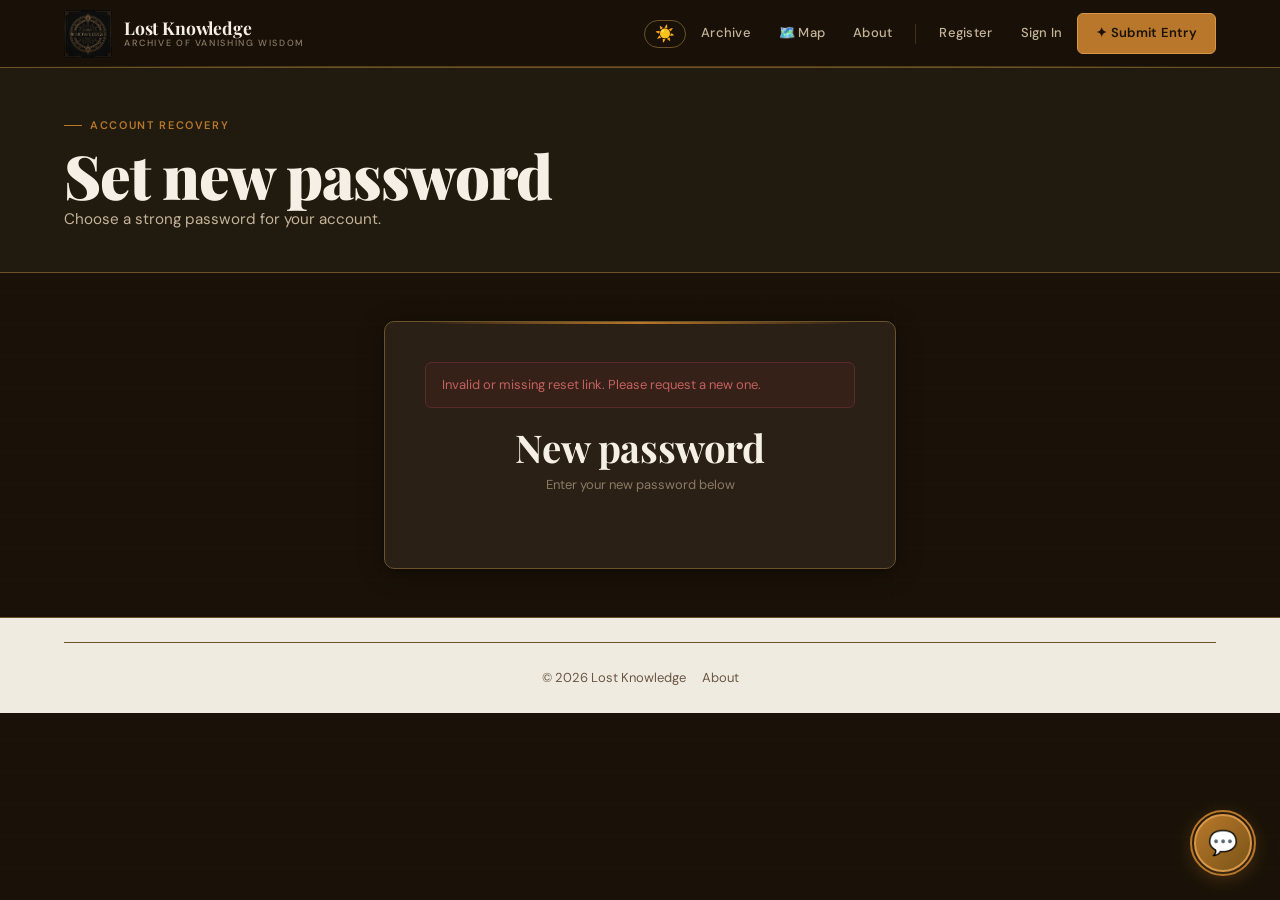
<file: reset_password.html>
<!DOCTYPE html>
<html lang="en">
<head>
  <meta charset="UTF-8">
  <meta name="viewport" content="width=device-width, initial-scale=1.0">
  <meta name="description" content="Set a new password for your Lost Knowledge account.">
  <title>Reset Password — Lost Knowledge</title>
  <link rel="stylesheet" href="/assets/css/style.css">
  <link rel="stylesheet" href="/assets/css/features.css">
</head>
<body>

<header class="site-header">
  <div class="container nav-inner">
    <a href="/index.html" class="site-logo">
      <img src="/assets/logo.png" alt="Lost Knowledge" class="nav-logo-img">
      <div class="logo-text">
        <span class="logo-mark">Lost Knowledge</span>
        <span class="logo-sub">Archive of Vanishing Wisdom</span>
      </div>
    </a>
    <button class="nav-toggle" aria-label="Menu" aria-expanded="false">
      <span></span><span></span><span></span>
    </button>
        <nav class="nav-links" aria-label="Main navigation">
      <a href="/index.html" class="nav-link">Archive</a>
      <a href="/explore_map.html" class="nav-link">🗺️ Map</a>
      <a href="/about.php" class="nav-link">About</a>
      <div class="nav-sep"></div>
      <a href="/register.html" class="nav-link auth-link">Register</a>
      <a href="/login.html" class="nav-link auth-link">Sign In</a>
      <a href="/submit.php" class="nav-link nav-cta">✦ Submit Entry</a>
    </nav>
  </div>
</header>

<div class="page-header">
  <div class="container">
    <div class="section-label">Account recovery</div>
    <h1>Set new password</h1>
    <p>Choose a strong password for your account.</p>
  </div>
</div>

<main>
  <div class="form-wrap">
    <div class="form-card">

      <!-- Flash messages -->
      <div id="flashMsg" style="display:none" class="alert alert-error" role="alert"></div>
      <div id="flashSuccess" style="display:none" class="alert alert-success" role="alert"></div>

      <div class="form-card-header">
        <h2>New password</h2>
        <p>Enter your new password below</p>
      </div>

      <form id="resetForm" method="POST" action="/reset_password_process.php" novalidate>
        <!-- Token from URL -->
        <input type="hidden" name="token" id="resetToken" value="">

        <div class="form-row">
          <div class="form-group">
            <label for="password">New password <span class="req">*</span></label>
            <input type="password" id="password" name="password"
                   placeholder="Min. 8 characters"
                   autocomplete="new-password">
            <span class="field-error" id="passError"></span>
          </div>
          <div class="form-group">
            <label for="password_confirm">Confirm <span class="req">*</span></label>
            <input type="password" id="password_confirm" name="password_confirm"
                   placeholder="Repeat password"
                   autocomplete="new-password">
            <span class="field-error" id="confirmError"></span>
          </div>
        </div>

        <p style="font-size:.8rem;color:var(--ink-300);margin-bottom:1.25rem">
          Password needs 8+ characters, one uppercase letter, and one number.
        </p>

        <hr class="form-divider">

        <button type="submit" class="btn btn-primary btn-full btn-lg">Update password →</button>
      </form>
    </div>
  </div>
</main>

<footer class="site-footer" style="padding:1.5rem 0">
  <div class="container">
    <div class="footer-bottom">
      <span>&copy; <span id="yr"></span> Lost Knowledge</span>
      <span><a href="/about.php" style="color:var(--ink-300)">About</a></span>
    </div>
  </div>
</footer>

<script src="/assets/js/script.js"></script>
<script src="/assets/js/features.js"></script>
<script>
  document.getElementById('yr').textContent = new Date().getFullYear();

  // Grab token from URL and set in hidden field
  const params = new URLSearchParams(location.search);
  const token  = params.get('token');
  if (token) {
    document.getElementById('resetToken').value = token;
  } else {
    document.getElementById('flashMsg').textContent = 'Invalid or missing reset link. Please request a new one.';
    document.getElementById('flashMsg').style.display = 'flex';
    document.getElementById('resetForm').style.display = 'none';
  }

  // Show error/success from URL
  const err = params.get('error');
  const ok  = params.get('success');
  if (err) {
    const box = document.getElementById('flashMsg');
    box.textContent = decodeURIComponent(err);
    box.style.display = 'flex';
  }
  if (ok) {
    const box = document.getElementById('flashSuccess');
    box.textContent = decodeURIComponent(ok);
    box.style.display = 'flex';
  }

  // Client-side validation
  const form = document.getElementById('resetForm');
  form.addEventListener('submit', function(e) {
    let valid = true;
    const pass    = form.querySelector('[name=password]');
    const confirm = form.querySelector('[name=password_confirm]');
    const passErr = document.getElementById('passError');
    const confErr = document.getElementById('confirmError');

    passErr.textContent = ''; confErr.textContent = '';
    pass.classList.remove('error'); confirm.classList.remove('error');

    if (pass.value.length < 8) {
      passErr.textContent = 'Password must be at least 8 characters.';
      pass.classList.add('error'); valid = false;
    } else if (!/[A-Z]/.test(pass.value)) {
      passErr.textContent = 'Need at least one uppercase letter.';
      pass.classList.add('error'); valid = false;
    } else if (!/[0-9]/.test(pass.value)) {
      passErr.textContent = 'Need at least one number.';
      pass.classList.add('error'); valid = false;
    }

    if (pass.value !== confirm.value) {
      confErr.textContent = 'Passwords do not match.';
      confirm.classList.add('error'); valid = false;
    }

    if (!valid) e.preventDefault();
  });
</script>
</body>
</html>
</file>
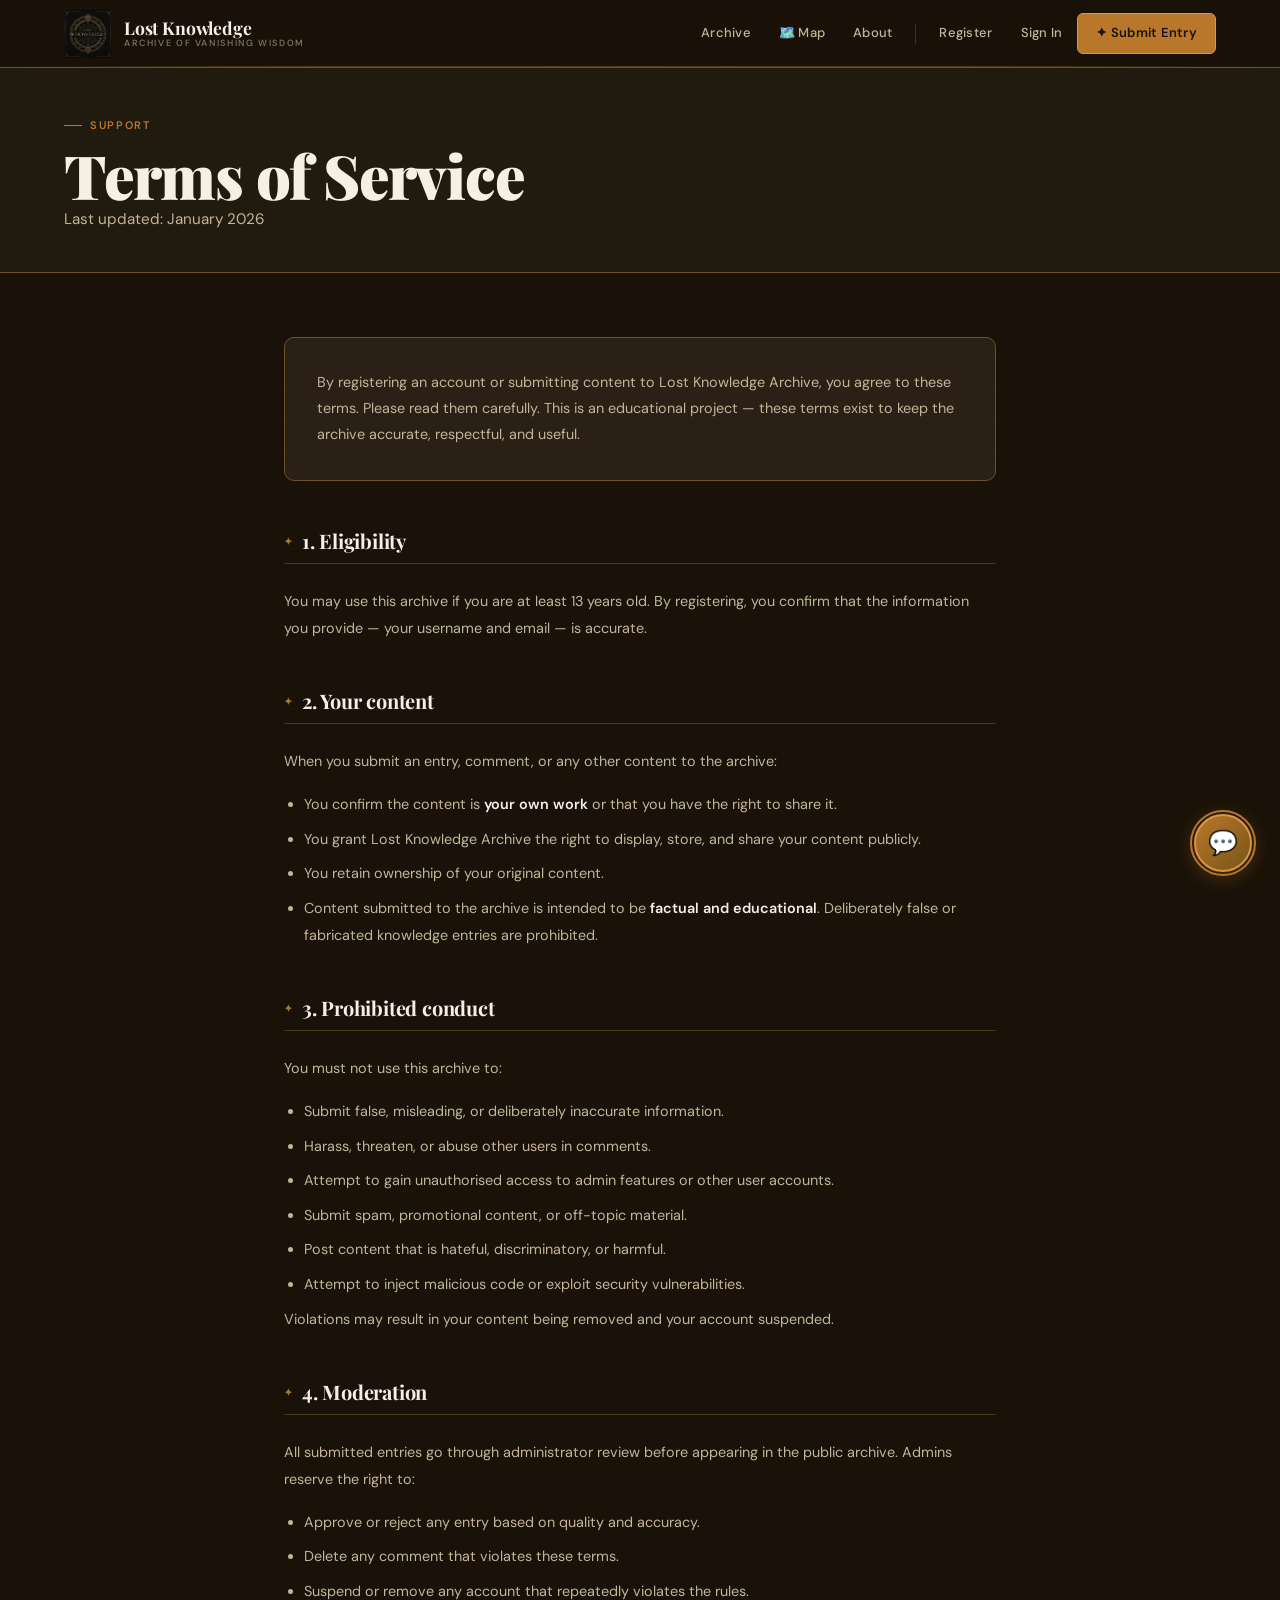
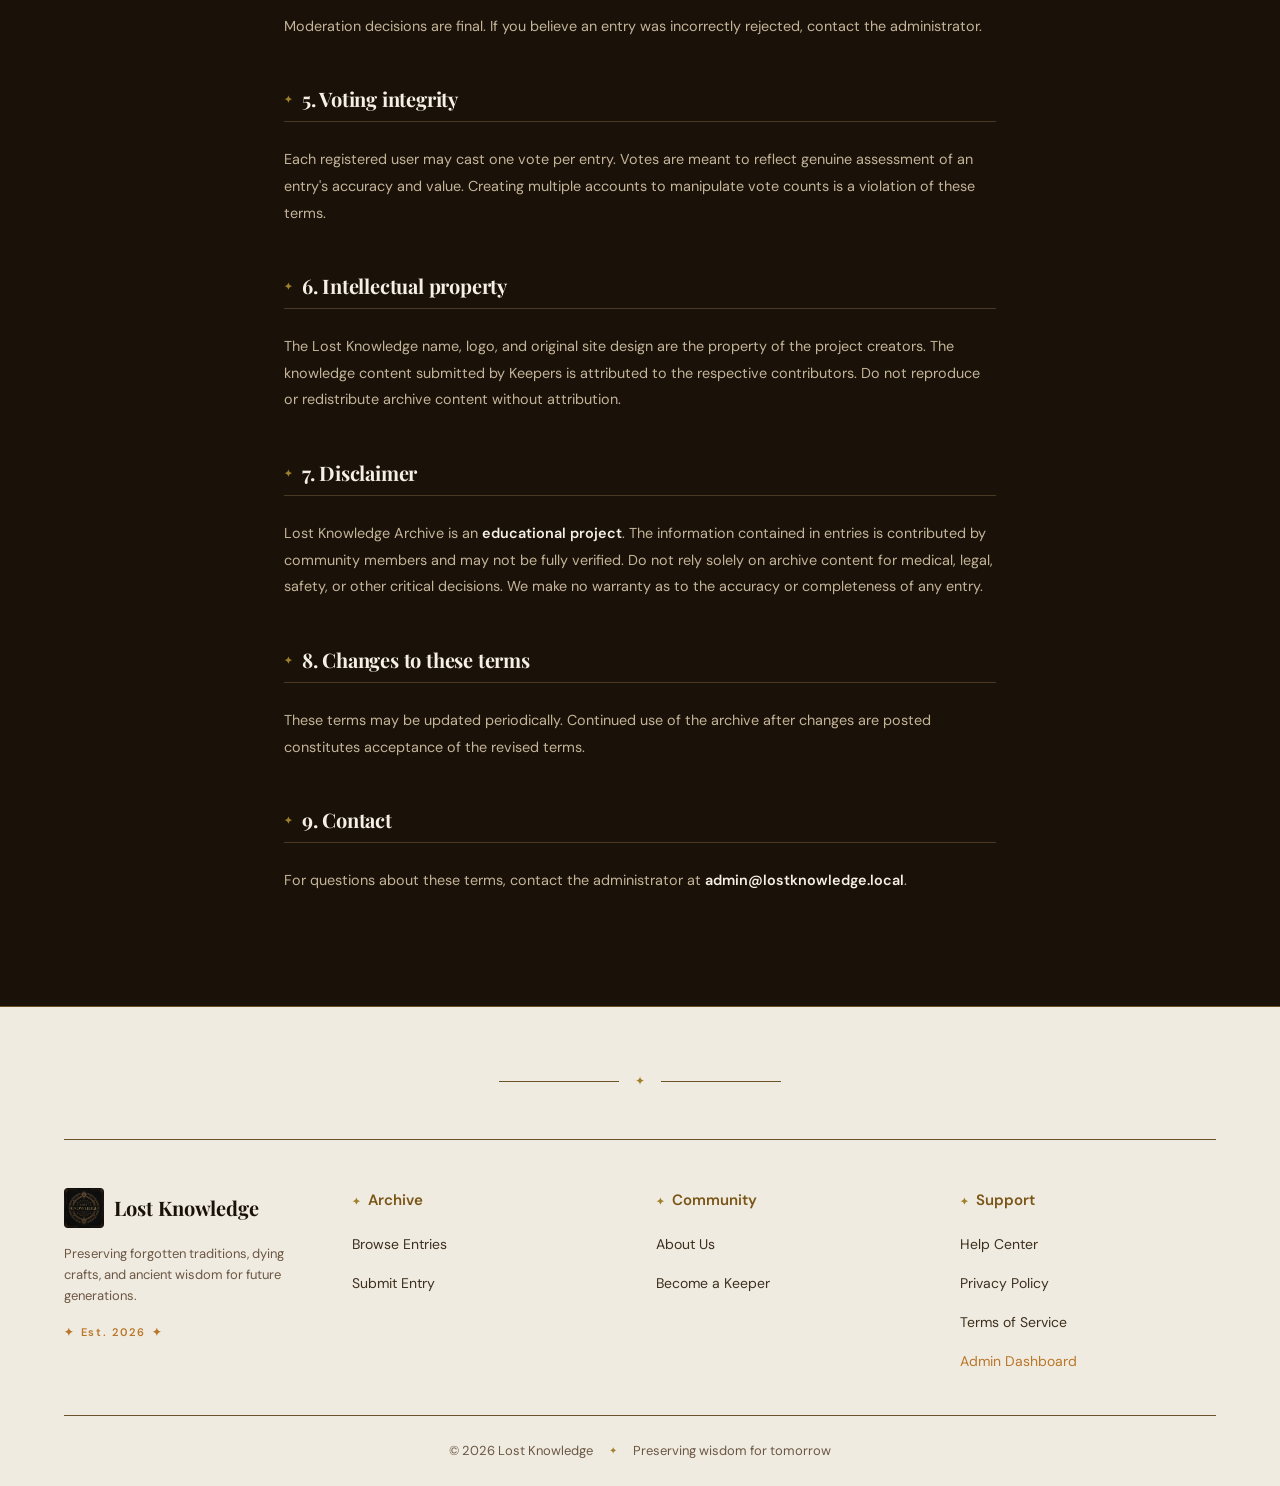
<file: terms.html>
<!DOCTYPE html>
<html lang="en">
<head>
  <meta charset="UTF-8">
  <meta name="viewport" content="width=device-width, initial-scale=1.0">
  <title>Terms of Service — Lost Knowledge</title>
  <link rel="stylesheet" href="/assets/css/style.css">
</head>
<body>

<header class="site-header">
  <div class="container nav-inner">
    <a href="/index.html" class="site-logo">
      <img src="/assets/logo.png" alt="Lost Knowledge" class="nav-logo-img">
      <div class="logo-text">
        <span class="logo-mark">Lost Knowledge</span>
        <span class="logo-sub">Archive of Vanishing Wisdom</span>
      </div>
    </a>
    <button class="nav-toggle" aria-label="Menu" aria-expanded="false">
      <span></span><span></span><span></span>
    </button>
        <nav class="nav-links" aria-label="Main navigation">
      <a href="/index.html" class="nav-link">Archive</a>
      <a href="/explore_map.html" class="nav-link">🗺️ Map</a>
      <a href="/about.php" class="nav-link">About</a>
      <div class="nav-sep"></div>
      <a href="/register.html" class="nav-link auth-link">Register</a>
      <a href="/login.html" class="nav-link auth-link">Sign In</a>
      <a href="/submit.php" class="nav-link nav-cta">✦ Submit Entry</a>
    </nav>
  </div>
</header>

<div class="page-header">
  <div class="container">
    <div class="section-label">Support</div>
    <h1>Terms of Service</h1>
    <p>Last updated: January 2026</p>
  </div>
</div>

<main>
  <div class="container" style="padding:var(--space-8) var(--space-3);max-width:760px">

    <div style="background:var(--bg-panel);border:1px solid var(--border-gold);border-radius:var(--radius-xl);padding:var(--space-4);margin-bottom:var(--space-6)">
      <p style="color:var(--text-on-dark-muted);font-size:.9rem;line-height:1.8;margin:0">
        By registering an account or submitting content to Lost Knowledge Archive, you agree to these terms. Please read them carefully. This is an educational project — these terms exist to keep the archive accurate, respectful, and useful.
      </p>
    </div>

    <style>
      .terms-section { margin-bottom: var(--space-6); }
      .terms-section h2 { color: var(--text-on-dark); font-size: 1.25rem; margin-bottom: var(--space-3); padding-bottom: 10px; border-bottom: 1px solid var(--border-dark); display: flex; align-items: center; gap: 10px; }
      .terms-section h2::before { content: '✦'; color: var(--gold); font-size: 10px; }
      .terms-section p, .terms-section li { color: var(--text-on-dark-muted); font-size: .9rem; line-height: 1.85; }
      .terms-section ul { padding-left: 1.25rem; margin-top: .5rem; }
      .terms-section ul li { margin-bottom: 8px; }
      .terms-section strong { color: var(--text-on-dark); font-weight: 600; }
      .terms-num { display: inline-block; background: var(--amber-dark); color: var(--text-on-dark); font-size: 11px; font-weight: 600; width: 22px; height: 22px; border-radius: 50%; text-align: center; line-height: 22px; margin-right: 8px; flex-shrink: 0; }
    </style>

    <div class="terms-section">
      <h2>1. Eligibility</h2>
      <p>You may use this archive if you are at least 13 years old. By registering, you confirm that the information you provide — your username and email — is accurate.</p>
    </div>

    <div class="terms-section">
      <h2>2. Your content</h2>
      <p>When you submit an entry, comment, or any other content to the archive:</p>
      <ul>
        <li>You confirm the content is <strong>your own work</strong> or that you have the right to share it.</li>
        <li>You grant Lost Knowledge Archive the right to display, store, and share your content publicly.</li>
        <li>You retain ownership of your original content.</li>
        <li>Content submitted to the archive is intended to be <strong>factual and educational</strong>. Deliberately false or fabricated knowledge entries are prohibited.</li>
      </ul>
    </div>

    <div class="terms-section">
      <h2>3. Prohibited conduct</h2>
      <p>You must not use this archive to:</p>
      <ul>
        <li>Submit false, misleading, or deliberately inaccurate information.</li>
        <li>Harass, threaten, or abuse other users in comments.</li>
        <li>Attempt to gain unauthorised access to admin features or other user accounts.</li>
        <li>Submit spam, promotional content, or off-topic material.</li>
        <li>Post content that is hateful, discriminatory, or harmful.</li>
        <li>Attempt to inject malicious code or exploit security vulnerabilities.</li>
      </ul>
      <p>Violations may result in your content being removed and your account suspended.</p>
    </div>

    <div class="terms-section">
      <h2>4. Moderation</h2>
      <p>All submitted entries go through administrator review before appearing in the public archive. Admins reserve the right to:</p>
      <ul>
        <li>Approve or reject any entry based on quality and accuracy.</li>
        <li>Delete any comment that violates these terms.</li>
        <li>Suspend or remove any account that repeatedly violates the rules.</li>
      </ul>
      <p>Moderation decisions are final. If you believe an entry was incorrectly rejected, contact the administrator.</p>
    </div>

    <div class="terms-section">
      <h2>5. Voting integrity</h2>
      <p>Each registered user may cast one vote per entry. Votes are meant to reflect genuine assessment of an entry's accuracy and value. Creating multiple accounts to manipulate vote counts is a violation of these terms.</p>
    </div>

    <div class="terms-section">
      <h2>6. Intellectual property</h2>
      <p>The Lost Knowledge name, logo, and original site design are the property of the project creators. The knowledge content submitted by Keepers is attributed to the respective contributors. Do not reproduce or redistribute archive content without attribution.</p>
    </div>

    <div class="terms-section">
      <h2>7. Disclaimer</h2>
      <p>Lost Knowledge Archive is an <strong>educational project</strong>. The information contained in entries is contributed by community members and may not be fully verified. Do not rely solely on archive content for medical, legal, safety, or other critical decisions. We make no warranty as to the accuracy or completeness of any entry.</p>
    </div>

    <div class="terms-section">
      <h2>8. Changes to these terms</h2>
      <p>These terms may be updated periodically. Continued use of the archive after changes are posted constitutes acceptance of the revised terms.</p>
    </div>

    <div class="terms-section">
      <h2>9. Contact</h2>
      <p>For questions about these terms, contact the administrator at <strong>admin@lostknowledge.local</strong>.</p>
    </div>

  </div>
</main>

<footer class="site-footer">
  <div class="container">
    <div class="footer-ornament"><span style="color:var(--gold);font-size:12px">✦</span></div>
    <div class="footer-grid">
      <div class="footer-brand">
        <div class="footer-logo">
          <img src="/assets/logo.png" alt="Lost Knowledge" style="width:40px;height:40px;border-radius:4px;object-fit:cover">
          <div class="footer-logo-name">Lost Knowledge</div>
        </div>
        <p class="footer-tagline">Preserving forgotten traditions, dying crafts, and ancient wisdom for future generations.</p>
        <div class="footer-est"><span>✦</span> Est. 2026 <span>✦</span></div>
      </div>
      <div class="footer-col"><h4>Archive</h4><ul><li><a href="/index.html">Browse Entries</a></li><li><a href="/submit.php">Submit Entry</a></li></ul></div>
      <div class="footer-col"><h4>Community</h4><ul><li><a href="/about.php">About Us</a></li><li><a href="/register.html">Become a Keeper</a></li></ul></div>
      <div class="footer-col">
        <h4>Support</h4>
        <ul>
          <li><a href="/help.html">Help Center</a></li>
          <li><a href="/privacy.html">Privacy Policy</a></li>
          <li><a href="/terms.html">Terms of Service</a></li>
          <li><a href="/admin/admin_dashboard.php" class="admin-link">Admin Dashboard</a></li>
        </ul>
      </div>
    </div>
    <div class="footer-bottom">
      <span>© 2026 Lost Knowledge</span>
      <span class="footer-bottom-diamond">✦</span>
      <span>Preserving wisdom for tomorrow</span>
    </div>
  </div>
</footer>

<script src="/assets/js/script.js"></script>
</body>
</html>
</file>
<file: assets/css/style.css>
/* ============================================================
   LOST KNOWLEDGE — style.css
   Theme: Dark Manuscript (Figma design)
   Dark bg with gold/amber accents — "dark more, light less"
   Fonts: Playfair Display + DM Sans + DM Mono
   ============================================================ */

@import url('https://fonts.googleapis.com/css2?family=Playfair+Display:ital,wght@0,400;0,600;0,700;0,900;1,400;1,600&family=DM+Sans:ital,wght@0,300;0,400;0,500;0,600;1,300&family=DM+Mono:wght@400;500&display=swap');

/* ── Design Tokens ─────────────────────────────────────────── */
:root {
  /* Dark backgrounds (primary) */
  --bg-void:       #1A1208;   /* deepest — nav, hero, categories */
  --bg-dark:       #211A0E;   /* slightly lighter dark */
  --bg-panel:      #2A2015;   /* cards on dark sections */
  --bg-panel-h:    #332818;   /* card hover on dark */
  --border-dark:   #4A3820;   /* borders on dark sections */
  --border-gold:   #6B5228;   /* gold-tinted borders */

  /* Light backgrounds (used sparingly — stats, footer) */
  --bg-light:      #F0EBE0;   /* stats section, light panels */
  --bg-parchment:  #EFE7D8;   /* footer */
  --bg-light-card: #E8DFD0;   /* cards on light sections */

  /* Text on dark */
  --text-on-dark:        #F5EFE6;   /* primary white-cream */
  --text-on-dark-muted:  #C4B49A;   /* secondary */
  --text-on-dark-faint:  #8A7A66;   /* tertiary */

  /* Text on light */
  --ink-black:  #1A1208;
  --ink-brown:  #3D2F1E;
  --text-muted: #6B5744;
  --text-faint: #9B8876;

  /* Gold / Amber accent */
  --gold:        #A0812A;
  --amber:       #B8772A;
  --amber-light: #D89748;
  --amber-pale:  #F9EBD5;
  --amber-dark:  #7A5518;

  /* Status colours */
  --green:          #3A6B4A;
  --green-pale:     #E6F4EC;
  --forest-pale:    #1E3A22;   /* green on dark bg */
  --red:            #8B3A2A;
  --burgundy:       #6B2A2A;
  --burgundy-pale:  #3A1A1A;   /* red on dark bg */

  /* Typography */
  --font-display: 'Playfair Display', serif;
  --font-body:    'DM Sans', sans-serif;
  --font-mono:    'DM Mono', monospace;

  /* Radius */
  --radius-sm: 2px;
  --radius-md: 4px;
  --radius-lg: 6px;
  --radius-xl: 10px;

  /* Shadows */
  --shadow-dark: 0 4px 24px rgba(0,0,0,.4), 0 1px 4px rgba(0,0,0,.3);
  --shadow-gold: 0 0 0 1px rgba(160,129,42,.3);
  --shadow-card: 0 2px 12px rgba(0,0,0,.3);
  --shadow-hover:0 8px 32px rgba(0,0,0,.5);

  /* Spacing */
  --space-1:8px; --space-2:16px; --space-3:24px; --space-4:32px;
  --space-5:40px; --space-6:48px; --space-8:64px; --space-10:80px;

  --nav-h: 68px;
  --transition: 0.2s ease;
}

/* ── Reset ──────────────────────────────────────────────────── */
*, *::before, *::after { box-sizing: border-box; margin: 0; padding: 0; }
html { scroll-behavior: smooth; }

/* ── Base — dark by default ─────────────────────────────────── */
body {
  font-family: var(--font-body);
  background-color: var(--bg-void);
  color: var(--text-on-dark);
  font-size: 16px;
  line-height: 1.7;
  -webkit-font-smoothing: antialiased;
  min-height: 100vh;
}

/* Subtle noise texture overlay */
body::before {
  content: '';
  position: fixed; inset: 0; z-index: 0;
  background-image:
    repeating-linear-gradient(0deg, transparent, transparent 31px,
      rgba(255,255,255,.012) 31px, rgba(255,255,255,.012) 32px),
    repeating-linear-gradient(90deg, transparent, transparent 63px,
      rgba(255,255,255,.006) 63px, rgba(255,255,255,.006) 64px);
  pointer-events: none;
}
* { position: relative; z-index: 1; }

/* Scrollbar */
::-webkit-scrollbar { width: 6px; }
::-webkit-scrollbar-track { background: var(--bg-void); }
::-webkit-scrollbar-thumb { background: var(--border-gold); border-radius: 3px; }
::-webkit-scrollbar-thumb:hover { background: var(--amber); }

/* ── Typography ─────────────────────────────────────────────── */
h1 { font-family:var(--font-display); font-size:clamp(2.4rem,5.5vw,3.8rem); font-weight:900; line-height:1.05; letter-spacing:-.02em; color:var(--text-on-dark); }
h2 { font-family:var(--font-display); font-size:clamp(1.6rem,3.5vw,2.4rem); font-weight:700; line-height:1.2;  letter-spacing:-.01em; color:var(--text-on-dark); }
h3 { font-family:var(--font-display); font-size:clamp(1.1rem,2vw,1.4rem);   font-weight:600; line-height:1.3;  color:var(--text-on-dark); }
h4 { font-family:var(--font-body); font-size:11px; font-weight:600; letter-spacing:.15em; text-transform:uppercase; color:var(--text-on-dark-faint); }
p  { margin-bottom: 1rem; }
a  { color:var(--amber-light); text-decoration:none; transition:color var(--transition); }
a:hover { color:var(--amber-pale); text-decoration:none; }
strong { font-weight:600; color:var(--text-on-dark); }
em     { font-style:italic; color:var(--amber-light); }
small  { font-size:13px; color:var(--text-on-dark-faint); }
code   { font-family:var(--font-mono); font-size:.85em; background:var(--bg-panel); padding:2px 6px; border-radius:var(--radius-md); color:var(--amber-light); border:1px solid var(--border-dark); }
button, input, textarea, select { font-family:var(--font-body); }

/* ── Layout ─────────────────────────────────────────────────── */
.container  { max-width:1200px; margin:0 auto; padding:0 var(--space-3); }
.section    { padding:var(--space-10) 0; }
.section-sm { padding:var(--space-6) 0; }

/* ── Animations ─────────────────────────────────────────────── */
@keyframes fadeUp { from{opacity:0;transform:translateY(20px)} to{opacity:1;transform:translateY(0)} }
@keyframes fadeIn { from{opacity:0} to{opacity:1} }
@keyframes spin   { to{transform:rotate(360deg)} }
@keyframes pulse  { 0%,100%{opacity:1} 50%{opacity:.5} }

.anim-1{animation:fadeUp .6s .00s ease both}
.anim-2{animation:fadeUp .6s .12s ease both}
.anim-3{animation:fadeUp .6s .24s ease both}
.anim-4{animation:fadeUp .6s .36s ease both}

/* ── Gold diamond ornament ✦ ────────────────────────────────── */
/* Used throughout the Figma design as decorative spacer */
.ornament {
  display:inline-flex; align-items:center; gap:12px;
  font-size:10px; font-weight:600; letter-spacing:.2em; text-transform:uppercase;
  color:var(--text-on-dark-faint);
}
.ornament::before, .ornament::after {
  content:'✦'; color:var(--gold); font-size:8px;
}

/* ── Navigation ─────────────────────────────────────────────── */
.site-header {
  position: sticky; top:0; z-index:200;
  height: var(--nav-h);
  background: rgba(26,18,8,.97);
  backdrop-filter: blur(20px);
  -webkit-backdrop-filter: blur(20px);
  border-bottom: 1px solid var(--border-gold);
}
/* Thin gold line under nav (visible in screenshot) */
.site-header::after {
  content:''; position:absolute; bottom:0; left:0; right:0;
  height:1px;
  background:linear-gradient(90deg, transparent, var(--gold), var(--amber), var(--gold), transparent);
  opacity:.4;
}

.nav-inner {
  height:100%;
  display:flex; align-items:center; justify-content:space-between; gap:16px;
}

/* Logo with book icon box */
.site-logo { display:flex; align-items:center; gap:12px; text-decoration:none; flex-shrink:0; }
.logo-icon {
  width:38px; height:38px;
  background:var(--amber-dark);
  border:1px solid var(--border-gold);
  border-radius:var(--radius-md);
  display:flex; align-items:center; justify-content:center;
  font-size:16px; flex-shrink:0;
}
.logo-text { display:flex; flex-direction:column; line-height:1; }
.logo-mark {
  font-family:var(--font-display); font-size:1.1rem; font-weight:700;
  color:var(--text-on-dark); letter-spacing:-.01em;
}
.logo-sub {
  font-size:9px; font-weight:500; letter-spacing:.18em; text-transform:uppercase;
  color:var(--text-on-dark-faint); margin-top:2px;
}
.logo-dot { display:none; }

/* PNG logo image in nav */
.nav-logo-img {
  width: 48px;
  height: 48px;
  flex-shrink: 0;
  border-radius: 4px;
  object-fit: cover;
  transition: transform var(--transition), opacity var(--transition);
}
.site-logo:hover .nav-logo-img {
  transform: scale(1.05);
  opacity: .88;
} /* not used in dark theme */

.nav-links { display:flex; align-items:center; gap:2px; }

.nav-link {
  font-size:13px; font-weight:500;
  color:var(--text-on-dark-muted);
  padding:6px 12px; border-radius:var(--radius-md);
  text-decoration:none; border:1px solid transparent;
  transition:all var(--transition); letter-spacing:.02em;
}
.nav-link:hover  { color:var(--text-on-dark); background:var(--bg-panel); text-decoration:none; }
.nav-link.active { color:var(--amber-light); border-bottom:2px solid var(--amber); padding-bottom:4px; }

/* Nav separator line (visible in screenshots) */
.nav-sep { width:1px; height:20px; background:var(--border-gold); margin:0 8px; opacity:.5; }

.nav-cta {
  background:var(--amber) !important; color:var(--ink-black) !important;
  border:1px solid var(--amber-light) !important;
  border-radius:var(--radius-lg) !important;
  font-size:13px !important; font-weight:600 !important;
  padding:8px 18px !important; letter-spacing:.02em;
  transition:all var(--transition);
}
.nav-cta:hover { background:var(--amber-light) !important; transform:translateY(-1px); box-shadow:0 4px 16px rgba(184,119,42,.4); text-decoration:none; }

.nav-toggle { display:none; flex-direction:column; gap:5px; background:none; border:none; cursor:pointer; padding:6px; }
.nav-toggle span { display:block; width:22px; height:2px; background:var(--text-on-dark-muted); border-radius:1px; transition:all var(--transition); }

/* ── Buttons ─────────────────────────────────────────────────── */
.btn {
  display:inline-flex; align-items:center; gap:8px;
  font-family:var(--font-body); font-weight:500; font-size:14px;
  padding:11px 24px; border-radius:var(--radius-lg);
  border:1.5px solid transparent; cursor:pointer;
  transition:all var(--transition); text-decoration:none;
  white-space:nowrap; letter-spacing:.02em;
}
.btn:hover { text-decoration:none; }

/* Primary — outlined white (as seen in hero screenshot) */
.btn-primary {
  background:transparent;
  color:var(--text-on-dark);
  border-color:var(--text-on-dark);
}
.btn-primary:hover {
  background:var(--text-on-dark);
  color:var(--bg-void);
  transform:translateY(-1px);
  box-shadow:0 4px 20px rgba(245,239,230,.2);
}

/* Amber CTA */
.btn-amber {
  background:var(--amber);
  color:var(--ink-black);
  border-color:var(--amber-light);
  font-weight:600;
}
.btn-amber:hover {
  background:var(--amber-light);
  border-color:var(--amber-light);
  transform:translateY(-1px);
  box-shadow:0 6px 20px rgba(184,119,42,.4);
}

/* Outline on dark */
.btn-outline {
  background:transparent;
  color:var(--text-on-dark);
  border-color:var(--border-gold);
}
.btn-outline:hover {
  border-color:var(--amber);
  color:var(--amber-light);
  transform:translateY(-1px);
}

/* Ghost */
.btn-ghost {
  background:transparent; color:var(--text-on-dark-muted);
  border-color:transparent; padding-left:8px; padding-right:8px;
}
.btn-ghost:hover { background:var(--bg-panel); color:var(--text-on-dark); border-color:var(--border-dark); }

/* Danger */
.btn-danger { background:var(--burgundy); color:var(--text-on-dark); border-color:var(--burgundy); font-size:13px; padding:6px 12px; }
.btn-danger:hover { background:#5a2020; transform:translateY(-1px); }

.btn-lg   { font-size:15px; padding:13px 30px; border-radius:var(--radius-xl); }
.btn-sm   { font-size:12px; padding:6px 12px; border-radius:var(--radius-md); }
.btn-full { width:100%; justify-content:center; }

/* ── HERO — full dark with gold accents ─────────────────────── */
.hero {
  background:var(--bg-void);
  padding:var(--space-10) 0 var(--space-8);
  border-bottom:1px solid var(--border-gold);
  overflow:hidden;
}

.hero-grid {
  display:grid; grid-template-columns:1fr 480px;
  gap:var(--space-8); align-items:center;
}

/* Eyebrow — pill badge as in Figma */
.hero-eyebrow {
  display:inline-flex; align-items:center; gap:10px;
  margin-bottom:var(--space-3);
}
.hero-eyebrow-text {
  font-size:11px; font-weight:600; letter-spacing:.2em; text-transform:uppercase;
  color:var(--ink-black); background:var(--text-on-dark);
  padding:6px 16px; border-radius:var(--radius-sm);
  border:1px solid var(--amber-pale);
}
.hero-eyebrow-diamond { color:var(--gold); font-size:10px; }

.hero-title { color:var(--text-on-dark); margin-bottom:var(--space-3); }
.hero-title em { font-style:italic; color:var(--amber-light); }

/* Left border accent on description (visible in screenshot) */
.hero-desc {
  font-size:1rem; color:var(--text-on-dark-muted);
  max-width:520px; margin-bottom:var(--space-5);
  line-height:1.8;
  padding-left:var(--space-2);
  border-left:2px solid var(--border-gold);
}

.hero-actions { display:flex; gap:12px; flex-wrap:wrap; }

/* Hero panel — dark card with gold border (right side) */
.hero-panel {
  background:var(--bg-panel);
  border:1px solid var(--border-gold);
  border-radius:var(--radius-xl);
  padding:var(--space-3);
  box-shadow:var(--shadow-dark), var(--shadow-gold);
  position:relative;
}
/* Corner ornament brackets */
.hero-panel::before, .hero-panel::after {
  content:''; position:absolute; width:12px; height:12px; border:1.5px solid var(--gold);
}
.hero-panel::before { top:8px;   left:8px;  border-right:none; border-bottom:none; }
.hero-panel::after  { bottom:8px; right:8px; border-left:none;  border-top:none; }

.hero-panel-title {
  font-size:11px; font-weight:600; letter-spacing:.2em; text-transform:uppercase;
  color:var(--text-on-dark-faint); margin-bottom:var(--space-2);
  display:flex; align-items:center; gap:8px; justify-content:center;
}
.hero-panel-title::before, .hero-panel-title::after {
  content:''; flex:1; height:1px; background:var(--border-gold);
}

/* Featured image in panel */
.featured-img {
  width:100%; height:180px; object-fit:cover;
  border-radius:var(--radius-lg); margin-bottom:var(--space-2);
  border:1px solid var(--border-dark); display:block;
}

/* Mini entry rows in hero panel */
.hero-mini-card {
  display:flex; align-items:center; gap:var(--space-2);
  padding:12px 0;
  border-bottom:1px solid var(--border-dark);
  cursor:pointer; transition:all var(--transition);
}
.hero-mini-card:last-child { border-bottom:none; padding-bottom:0; }
.hero-mini-card:hover .hmc-title { color:var(--amber-light); }

.hmc-badge {
  flex-shrink:0;
  font-size:10px; font-weight:600; letter-spacing:.07em; text-transform:uppercase;
  color:var(--ink-black); background:var(--amber-pale);
  padding:4px 10px; border-radius:var(--radius-sm);
  border:1px solid var(--amber-pale);
  display:flex; align-items:center; gap:5px; white-space:nowrap;
}
.hmc-cat  { display:none; } /* replaced by badge */
.hmc-info { flex:1; min-width:0; }
.hmc-title { font-family:var(--font-display); font-size:.9rem; font-weight:600; color:var(--text-on-dark); line-height:1.3; margin-bottom:3px; transition:color var(--transition); }
.hmc-votes { display:flex; align-items:center; gap:8px; font-size:11px; color:var(--text-on-dark-faint); }
.hmc-vote-up   { color:var(--amber-light); }
.hmc-vote-down { color:var(--text-on-dark-faint); }

/* ── STATS SECTION — light background ───────────────────────── */
.stats-strip {
  background:var(--bg-light);
  padding:var(--space-8) 0;
  border-top:1px solid var(--border-gold);
  border-bottom:3px solid var(--amber-dark);
}

.stats-header {
  text-align:center; margin-bottom:var(--space-5);
  font-size:11px; font-weight:600; letter-spacing:.2em; text-transform:uppercase;
  color:var(--amber); display:flex; align-items:center; justify-content:center; gap:16px;
}
.stats-header::before, .stats-header::after {
  content:''; display:block; width:80px; height:1px; background:var(--amber);
}

.stats-inner { display:grid; grid-template-columns:repeat(4,1fr); gap:var(--space-2); }

.stat-item {
  background:var(--bg-light-card);
  border:1px solid var(--border-gold);
  border-radius:var(--radius-lg);
  padding:var(--space-4);
  text-align:center;
  position:relative;
}
.stat-item::after {
  content:'✦'; position:absolute; bottom:12px; left:50%; transform:translateX(-50%);
  color:var(--amber); font-size:10px;
}
.stat-num {
  font-family:var(--font-display); font-size:clamp(2rem,4vw,3rem);
  font-weight:700; color:var(--amber); line-height:1; display:block;
  margin-bottom:10px;
}
.stat-lbl {
  font-size:11px; font-weight:600; letter-spacing:.15em; text-transform:uppercase;
  color:var(--ink-brown); margin-bottom:24px; display:block;
}

/* ── CATEGORIES SECTION — dark ──────────────────────────────── */
.categories-section {
  background:var(--bg-dark);
  border-bottom:1px solid var(--border-gold);
}

.categories-header { text-align:center; margin-bottom:var(--space-6); }

/* Section eyebrow badge (Eight Fields) */
.section-badge {
  display:inline-flex; align-items:center; gap:10px;
  margin-bottom:var(--space-3);
}
.section-badge-text {
  font-size:11px; font-weight:600; letter-spacing:.18em; text-transform:uppercase;
  color:var(--ink-brown); background:var(--text-on-dark);
  padding:5px 16px; border-radius:var(--radius-sm);
  border:1px solid var(--amber-pale);
}
.section-badge-diamond { color:var(--gold); font-size:10px; }

/* Categories subtitle diamond divider */
.section-divider {
  display:flex; align-items:center; justify-content:center;
  margin-top:var(--space-2); gap:12px;
}
.section-divider::before, .section-divider::after {
  content:''; display:block; width:120px; height:1px; background:var(--border-gold);
}
.section-divider-diamond { color:var(--gold); font-size:10px; }

.section-label {
  font-size:11px; font-weight:600; letter-spacing:.15em; text-transform:uppercase;
  color:var(--amber); margin-bottom:8px; display:flex; align-items:center; gap:8px;
}
.section-label::before { content:''; display:block; width:18px; height:1.5px; background:var(--amber); }

.section-title  { margin-bottom:8px; }
.section-desc   { color:var(--text-on-dark-muted); max-width:520px; margin-bottom:var(--space-4); }

/* Category grid — 4 columns, large cards */
.cat-grid {
  display:grid; grid-template-columns:repeat(4,1fr); gap:2px;
}

.cat-pill {
  background:var(--bg-panel);
  border:1px solid var(--border-dark);
  border-radius:0; /* square like Figma */
  padding:var(--space-6) var(--space-3);
  display:flex; flex-direction:column; align-items:center;
  justify-content:center; gap:var(--space-3);
  cursor:pointer; text-decoration:none;
  transition:all var(--transition);
  aspect-ratio:1;
}
.cat-pill:hover {
  background:var(--bg-panel-h);
  border-color:var(--border-gold);
  text-decoration:none;
}
.cat-pill-icon { font-size:2.5rem; filter:drop-shadow(0 2px 8px rgba(0,0,0,.3)); }
.cat-pill-name {
  font-family:var(--font-display); font-weight:600; font-size:.95rem;
  color:var(--text-on-dark); text-align:center; letter-spacing:-.01em;
}

/* ── ARCHIVE SECTION — dark ─────────────────────────────────── */
.archive-section { background:var(--bg-dark); }

.archive-header { text-align:center; margin-bottom:var(--space-5); }
.archive-title  { color:var(--text-on-dark); margin-bottom:var(--space-2); }

/* Filter bar on dark */
.filter-bar {
  display:flex; align-items:center; gap:12px; flex-wrap:wrap;
  margin-bottom:var(--space-4);
  padding:2px; /* border is on inputs */
  background:transparent;
  border:1px solid var(--border-gold);
  border-radius:var(--radius-lg);
  overflow:hidden;
}
.filter-bar input {
  flex:1; min-width:200px;
  background:var(--bg-panel); border:none;
  color:var(--text-on-dark); font-family:var(--font-body);
  font-size:14px; padding:14px 20px;
  outline:none; transition:all var(--transition);
}
.filter-bar input::placeholder { color:var(--text-on-dark-faint); }
.filter-bar input:focus { background:var(--bg-panel-h); }
.filter-bar select {
  background:var(--bg-panel); border:none; border-left:1px solid var(--border-gold);
  color:var(--text-on-dark); font-family:var(--font-body);
  font-size:14px; padding:14px 40px 14px 20px;
  outline:none; cursor:pointer; transition:all var(--transition);
  -webkit-appearance:none; appearance:none;
  background-image:url("data:image/svg+xml,%3Csvg xmlns='http://www.w3.org/2000/svg' width='12' height='12' viewBox='0 0 24 24'%3E%3Cpath fill='%23A0812A' d='M7 10l5 5 5-5z'/%3E%3C/svg%3E");
  background-repeat:no-repeat; background-position:calc(100% - 12px) center;
}
.filter-bar select:focus { background-color:var(--bg-panel-h); }

/* Entry cards — dark */
.entries-grid {
  display:grid; grid-template-columns:repeat(auto-fill,minmax(340px,1fr)); gap:3px;
}

.entry-card {
  background:var(--bg-panel);
  border:1px solid var(--border-dark);
  border-radius:0; /* flush grid like Figma */
  padding:var(--space-4);
  cursor:pointer; transition:all var(--transition);
  display:flex; flex-direction:column;
  text-decoration:none; position:relative;
}
/* Gold diamond ornament bottom center */
.entry-card::after {
  content:'✦'; position:absolute; bottom:12px; left:50%; transform:translateX(-50%);
  color:var(--border-gold); font-size:9px; transition:color var(--transition);
}
.entry-card:hover { background:var(--bg-panel-h); border-color:var(--border-gold); text-decoration:none; }
.entry-card:hover::after { color:var(--amber); }

/* Category badge on card (pill with icon — as in Figma screenshots) */
.ec-top { margin-bottom:var(--space-2); }
.ec-cat {
  display:inline-flex; align-items:center; gap:6px;
  font-size:11px; font-weight:600; letter-spacing:.08em; text-transform:uppercase;
  color:var(--ink-black); background:var(--amber-pale);
  padding:5px 12px; border-radius:var(--radius-sm);
  border:1px solid var(--amber-pale);
}

.ec-title {
  font-family:var(--font-display); font-size:1.15rem; font-weight:700;
  color:var(--text-on-dark); margin-bottom:10px; line-height:1.3; letter-spacing:-.01em;
  transition:color var(--transition);
}
.entry-card:hover .ec-title { color:var(--amber-light); }

.ec-summary {
  font-size:13.5px; color:var(--text-on-dark-muted); line-height:1.7;
  flex:1; margin-bottom:var(--space-3);
  display:-webkit-box; -webkit-line-clamp:3; -webkit-box-orient:vertical; overflow:hidden;
}

.ec-foot {
  display:flex; align-items:center; justify-content:space-between;
  border-top:1px solid var(--border-dark); padding-top:12px;
  margin-bottom:var(--space-3); /* space for ::after diamond */
}
.ec-meta { font-size:12px; color:var(--text-on-dark-faint); }
.ec-meta-sep { margin:0 4px; opacity:.4; }
.ec-votes { display:flex; gap:6px; }

/* Vote buttons on dark cards */
.vote-btn {
  display:flex; align-items:center; gap:5px;
  font-size:12px; font-weight:500; color:var(--text-on-dark-muted);
  background:var(--bg-panel-h); border:1px solid var(--border-dark);
  border-radius:var(--radius-md); padding:5px 12px;
  cursor:pointer; transition:all var(--transition); font-family:var(--font-body);
}
.vote-btn:hover { border-color:var(--amber); color:var(--amber-light); }
.vote-btn.up-active   { background:var(--forest-pale); border-color:#2A5A3A; color:#6BC48A; }
.vote-btn.down-active { background:var(--burgundy-pale); border-color:#5A2A2A; color:#C46060; }

/* Status badges */
.ec-status { display:inline-block; font-size:10px; font-weight:600; letter-spacing:.06em; text-transform:uppercase; padding:3px 9px; border-radius:20px; }
.ec-status.approved { background:var(--forest-pale);   color:#6BC48A; }
.ec-status.pending  { background:rgba(184,119,42,.2);  color:var(--amber-light); }
.ec-status.rejected { background:var(--burgundy-pale); color:#C46060; }

/* ── CTA SECTION — light parchment ─────────────────────────── */
.cta-section {
  background:var(--bg-light);
  padding:var(--space-10) 0;
  text-align:center;
  border-top:3px solid var(--amber-dark);
  border-bottom:1px solid var(--border-gold);
  position:relative;
}
/* Top ornament circle (as in screenshot) */
.cta-circle {
  width:64px; height:64px; border-radius:50%;
  border:1.5px solid var(--amber-dark);
  display:flex; align-items:center; justify-content:center;
  margin:0 auto var(--space-3);
  color:var(--amber); font-size:18px;
}
.cta-badge {
  display:inline-flex; align-items:center; gap:8px;
  font-size:11px; font-weight:600; letter-spacing:.15em; text-transform:uppercase;
  color:var(--ink-brown); background:transparent;
  border:1px solid var(--amber-dark); padding:5px 16px; border-radius:var(--radius-sm);
  margin-bottom:var(--space-5);
}
.cta-section h2 { color:var(--amber); font-style:italic; font-size:clamp(2rem,4vw,3rem); margin-bottom:var(--space-2); }
.cta-section p  { color:var(--text-muted); max-width:500px; margin:0 auto var(--space-4); border-left:3px solid var(--border-gold); padding-left:var(--space-2); text-align:left; }

/* ── FOOTER — light parchment ───────────────────────────────── */
.site-footer {
  background:var(--bg-light);
  color:var(--ink-brown);
  padding:var(--space-8) 0 var(--space-3);
  border-top:1px solid var(--border-gold);
}

/* Top diamond divider */
.footer-ornament {
  display:flex; align-items:center; justify-content:center; gap:16px;
  margin-bottom:var(--space-6); padding-bottom:var(--space-6);
  border-bottom:1px solid var(--border-gold);
}
.footer-ornament::before, .footer-ornament::after {
  content:''; display:block; width:120px; height:1px; background:var(--border-gold);
}

.footer-grid {
  display:grid; grid-template-columns:240px repeat(3,1fr); gap:var(--space-6);
  margin-bottom:var(--space-5);
}

/* Footer brand */
.footer-brand { }
.footer-logo  { display:flex; align-items:center; gap:10px; margin-bottom:var(--space-2); }
.footer-logo-icon {
  width:40px; height:40px; background:var(--amber-dark); border-radius:var(--radius-md);
  display:flex; align-items:center; justify-content:center; font-size:16px;
}
.footer-logo-name { font-family:var(--font-display); font-size:1.25rem; font-weight:700; color:var(--ink-black); }
.footer-tagline { font-size:13px; color:var(--text-muted); line-height:1.6; margin-bottom:var(--space-2); }
.footer-est     { font-size:11px; font-weight:600; letter-spacing:.15em; color:var(--amber); display:flex; align-items:center; gap:6px; }

.footer-col h4 {
  font-family:var(--font-body); font-size:15px; font-weight:600;
  color:var(--amber-dark); margin-bottom:var(--space-2); letter-spacing:0; text-transform:none;
  display:flex; align-items:center; gap:8px;
}
.footer-col h4::before { content:'✦'; font-size:10px; color:var(--gold); }
.footer-col ul { list-style:none; }
.footer-col ul li + li { margin-top:12px; }
.footer-col ul a {
  font-size:14px; color:var(--ink-brown); transition:color var(--transition); text-decoration:none;
}
.footer-col ul a:hover { color:var(--amber); }
.footer-col ul a.admin-link { color:var(--amber); }

.footer-bottom {
  border-top:1px solid var(--border-gold);
  padding-top:var(--space-3);
  display:flex; align-items:center; justify-content:center;
  gap:16px; font-size:13px; color:var(--text-muted); flex-wrap:wrap;
}
.footer-bottom-diamond { color:var(--gold); font-size:10px; }

/* ── Alerts ─────────────────────────────────────────────────── */
.alert { padding:12px 16px; border-radius:var(--radius-lg); border:1px solid; margin-bottom:var(--space-2); font-size:13px; display:flex; align-items:center; gap:10px; line-height:1.5; }
.alert-success { background:rgba(58,107,74,.2);  border-color:#2A5A3A; color:#6BC48A; }
.alert-error   { background:rgba(107,42,42,.2);  border-color:#5A2A2A; color:#C46060; }
.alert-info    { background:rgba(184,119,42,.15); border-color:var(--border-gold); color:var(--amber-light); }

/* ── Spinner ─────────────────────────────────────────────────── */
.spinner { display:inline-block; width:28px; height:28px; border:2px solid var(--border-dark); border-top-color:var(--amber); border-radius:50%; animation:spin .7s linear infinite; }

/* ── Pagination ─────────────────────────────────────────────── */
.pagination { display:flex; justify-content:center; gap:5px; margin-top:var(--space-6); flex-wrap:wrap; }
.page-btn { font-size:13px; font-weight:500; padding:8px 14px; border:1px solid var(--border-dark); border-radius:var(--radius-md); background:var(--bg-panel); color:var(--text-on-dark-muted); cursor:pointer; transition:all var(--transition); text-decoration:none; font-family:var(--font-body); }
.page-btn:hover   { border-color:var(--amber); color:var(--amber-light); }
.page-btn.current { background:var(--amber); color:var(--ink-black); border-color:var(--amber); font-weight:600; }
.page-btn:disabled { opacity:.35; cursor:not-allowed; }

/* ── Empty state ─────────────────────────────────────────────── */
.empty-state { text-align:center; padding:var(--space-8) var(--space-4); color:var(--text-on-dark-faint); }
.empty-icon  { font-size:2rem; margin-bottom:10px; opacity:.5; }
.empty-state h3 { color:var(--text-on-dark-muted); margin-bottom:6px; font-size:1rem; }

/* ── Page header — dark ─────────────────────────────────────── */
.page-header {
  background:var(--bg-dark);
  border-bottom:1px solid var(--border-gold);
  padding:var(--space-6) 0 var(--space-5);
}
.page-header h1 { color:var(--text-on-dark); }
.page-header p  { color:var(--text-on-dark-muted); max-width:560px; font-size:.95rem; margin:0; }

/* ── Forms — dark ───────────────────────────────────────────── */
.form-wrap { max-width:560px; margin:0 auto; padding:var(--space-6) var(--space-3); }

.form-card {
  background:var(--bg-panel);
  border:1px solid var(--border-gold);
  border-radius:var(--radius-xl);
  padding:var(--space-5);
  box-shadow:var(--shadow-dark);
  position:relative;
}
.form-card::before { content:''; position:absolute; top:0; left:var(--space-5); right:var(--space-5); height:2px; background:linear-gradient(90deg,transparent,var(--amber),transparent); border-radius:0 0 2px 2px; }
.form-card::before,
.form-card::after { pointer-events:none; }
/* Corner bracket */
.form-card > *:last-child::after { display:none; }

.form-card-header { text-align:center; margin-bottom:var(--space-4); }
.form-card-header h2 { color:var(--text-on-dark); margin-bottom:4px; }
.form-card-header p  { color:var(--text-on-dark-faint); font-size:13px; margin:0; }
.form-card-header a  { color:var(--amber-light); font-weight:500; }

.form-group { margin-bottom:var(--space-2); }
.form-group label { display:block; font-size:13px; font-weight:600; color:var(--text-on-dark-muted); margin-bottom:5px; letter-spacing:.02em; }
.form-group input, .form-group textarea, .form-group select {
  width:100%; background:var(--bg-void); border:1px solid var(--border-dark);
  border-radius:var(--radius-lg); color:var(--text-on-dark);
  font-family:var(--font-body); font-size:15px; padding:11px 14px;
  outline:none; transition:all var(--transition); -webkit-appearance:none; appearance:none;
}
.form-group input::placeholder, .form-group textarea::placeholder { color:var(--text-on-dark-faint); }
.form-group input:focus, .form-group textarea:focus, .form-group select:focus {
  border-color:var(--amber); box-shadow:0 0 0 3px rgba(184,119,42,.12);
}
.form-group input.error, .form-group textarea.error { border-color:var(--burgundy); }
.form-group textarea { resize:vertical; min-height:120px; }

.field-error { display:block; font-size:12px; color:#C46060; margin-top:4px; font-style:italic; }
.form-row     { display:grid; grid-template-columns:1fr 1fr; gap:var(--space-2); }
.form-divider { border:none; border-top:1px solid var(--border-dark); margin:var(--space-3) 0; }
.form-footer  { text-align:center; font-size:13px; color:var(--text-on-dark-faint); margin-top:var(--space-2); }
.form-footer a { color:var(--amber-light); font-weight:500; }
.req { color:var(--amber-light); }

/* ── Dashboard — dark ───────────────────────────────────────── */
.dash-wrap { display:grid; grid-template-columns:260px 1fr; gap:var(--space-3); padding:var(--space-5) 0 var(--space-8); }

.dash-sidebar { background:var(--bg-panel); border:1px solid var(--border-gold); border-radius:var(--radius-xl); padding:var(--space-3); height:fit-content; box-shadow:var(--shadow-card); position:relative; }
.dash-sidebar::before, .dash-sidebar::after { content:''; position:absolute; width:8px; height:8px; border:1.5px solid var(--gold); }
.dash-sidebar::before { top:8px;   left:8px;  border-right:none; border-bottom:none; }
.dash-sidebar::after  { bottom:8px; right:8px; border-left:none;  border-top:none; }

.dash-user { text-align:center; padding-bottom:var(--space-3); border-bottom:1px solid var(--border-dark); margin-bottom:var(--space-3); }
.dash-avatar { width:56px; height:56px; border-radius:50%; background:var(--amber-dark); border:2px solid var(--border-gold); display:flex; align-items:center; justify-content:center; margin:0 auto 10px; font-family:var(--font-display); font-size:1.3rem; font-weight:700; color:var(--text-on-dark); }
.dash-uname { font-weight:600; font-size:.9rem; color:var(--text-on-dark); }
.dash-role  { font-size:10px; letter-spacing:.1em; text-transform:uppercase; color:var(--text-on-dark-faint); margin-top:3px; }

.dash-nav { list-style:none; }
.dash-nav li + li { margin-top:3px; }
.dash-nav a { display:flex; align-items:center; gap:8px; font-size:13px; font-weight:500; color:var(--text-on-dark-muted); padding:8px 10px; border-radius:var(--radius-lg); border:1px solid transparent; transition:all var(--transition); text-decoration:none; cursor:pointer; }
.dash-nav a:hover, .dash-nav a.active { color:var(--text-on-dark); background:var(--bg-panel-h); border-color:var(--border-gold); text-decoration:none; }

.dash-content h2 { font-size:1.25rem; color:var(--text-on-dark); margin-bottom:var(--space-3); padding-bottom:12px; border-bottom:1px solid var(--border-dark); }

.tile-row { display:flex; gap:var(--space-2); flex-wrap:wrap; margin-bottom:var(--space-3); }
.tile { background:var(--bg-panel); border:1px solid var(--border-dark); border-radius:var(--radius-lg); padding:14px 20px; min-width:90px; text-align:center; box-shadow:var(--shadow-card); }
.tile-num { font-family:var(--font-display); font-size:1.65rem; font-weight:700; line-height:1; }
.tile-lbl { font-size:10px; font-weight:600; letter-spacing:.1em; text-transform:uppercase; color:var(--text-on-dark-faint); margin-top:4px; }

/* ── Tables — dark ──────────────────────────────────────────── */
.data-table-wrap { overflow-x:auto; }
.data-table { width:100%; border-collapse:collapse; font-size:13px; }
.data-table th { font-size:10px; font-weight:600; letter-spacing:.08em; text-transform:uppercase; color:var(--text-on-dark-faint); padding:10px 14px; text-align:left; border-bottom:1px solid var(--border-gold); background:var(--bg-void); }
.data-table td { padding:12px 14px; border-bottom:1px solid var(--border-dark); color:var(--text-on-dark-muted); vertical-align:middle; }
.data-table tr:hover td { background:var(--bg-panel-h); }
.table-actions { display:flex; gap:5px; align-items:center; }

/* ── Entry detail — dark ────────────────────────────────────── */
.entry-detail-wrap { max-width:760px; margin:0 auto; padding:var(--space-5) var(--space-3) var(--space-8); }
.entry-meta-strip { display:flex; flex-wrap:wrap; gap:14px; padding:12px 16px; background:var(--bg-panel); border:1px solid var(--border-dark); border-radius:var(--radius-lg); font-size:11px; color:var(--text-on-dark-faint); font-weight:500; margin:var(--space-3) 0; }
.meta-item { display:flex; align-items:center; gap:5px; }
.entry-body { font-size:1.05rem; line-height:1.9; color:var(--text-on-dark-muted); }
.entry-body p { margin-bottom:var(--space-2); }
.entry-body p:first-child::first-letter { font-family:var(--font-display); font-size:3.2em; line-height:.85; float:left; margin:.1em .1em 0 0; color:var(--amber); font-weight:700; }
.vote-panel { background:var(--bg-panel); border:1px solid var(--border-gold); border-radius:var(--radius-xl); padding:var(--space-3); margin-top:var(--space-4); }
.vote-panel > p { font-size:10px; font-weight:600; letter-spacing:.08em; text-transform:uppercase; color:var(--text-on-dark-faint); margin-bottom:12px; }

/* ── Admin — dark ───────────────────────────────────────────── */
.admin-grid { display:grid; grid-template-columns:repeat(auto-fill,minmax(155px,1fr)); gap:var(--space-2); margin-bottom:var(--space-4); }
.admin-tile { background:var(--bg-panel); border:1px solid var(--border-dark); border-radius:var(--radius-lg); padding:14px 16px; text-align:center; box-shadow:var(--shadow-card); }
.admin-tabs { display:flex; gap:3px; margin-bottom:var(--space-3); border-bottom:1px solid var(--border-dark); }
.admin-tab { font-size:13px; font-weight:600; color:var(--text-on-dark-faint); padding:9px 14px; cursor:pointer; border-bottom:2px solid transparent; margin-bottom:-1px; transition:all var(--transition); }
.admin-tab:hover { color:var(--text-on-dark-muted); }
.admin-tab.active { color:var(--amber-light); border-bottom-color:var(--amber); }
.review-card { background:var(--bg-panel); border:1px solid var(--border-dark); border-radius:var(--radius-xl); padding:var(--space-3); margin-bottom:12px; box-shadow:var(--shadow-card); transition:all var(--transition); }
.review-card:hover { border-color:var(--border-gold); }
.review-card-top { display:flex; align-items:flex-start; justify-content:space-between; gap:var(--space-2); flex-wrap:wrap; }
.review-actions { display:flex; gap:6px; flex-shrink:0; }
.btn-approve { background:rgba(58,107,74,.25); color:#6BC48A; border:1px solid #2A5A3A; font-size:12px; font-weight:600; padding:6px 12px; border-radius:var(--radius-lg); cursor:pointer; font-family:var(--font-body); transition:all var(--transition); }
.btn-approve:hover { background:rgba(58,107,74,.4); }

/* ── Responsive ─────────────────────────────────────────────── */
@media (max-width: 1024px) {
  .hero-grid   { grid-template-columns: 1fr; }
  .hero-panel  { display: none; }
  .cat-grid    { grid-template-columns: repeat(2,1fr); }
  .footer-grid { grid-template-columns: 1fr 1fr; }
  .stats-inner { grid-template-columns: repeat(2,1fr); }
}
@media (max-width: 860px) {
  .dash-wrap { grid-template-columns: 1fr; }
  .dash-sidebar { order:-1; }
  .dash-user { display:flex; align-items:center; gap:var(--space-2); text-align:left; padding-bottom:0; border-bottom:none; margin-bottom:12px; }
  .dash-avatar { margin:0; }
}
@media (max-width: 640px) {
  .nav-links { display:none; position:absolute; top:var(--nav-h); left:0; right:0; background:var(--bg-void); border-bottom:1px solid var(--border-gold); flex-direction:column; align-items:stretch; padding:var(--space-2); gap:3px; z-index:100; }
  .nav-links.open { display:flex; }
  .nav-toggle { display:flex; }
  h1 { font-size:clamp(1.8rem,8vw,2.6rem); }
  h2 { font-size:clamp(1.3rem,5vw,1.8rem); }
  .hero { padding:var(--space-8) 0 var(--space-6); }
  .section { padding:var(--space-6) 0; }
  .cat-grid    { grid-template-columns:repeat(2,1fr); }
  .entries-grid { grid-template-columns:1fr; }
  .form-row    { grid-template-columns:1fr; }
  .stats-inner { grid-template-columns:repeat(2,1fr); }
  .tile-row    { gap:8px; }
  .tile        { flex:1; min-width:80px; }
  .footer-grid { grid-template-columns:1fr; }
  .form-card   { padding:var(--space-4) var(--space-3); }
  .hero-actions { flex-direction:column; }
  .admin-grid  { grid-template-columns:repeat(3,1fr); }
  .data-table td, .data-table th { padding: 18px 14px; font-size: 0.9rem; }
  .cat-pill { padding: 14px 20px; font-size: 1.05rem; }
  .nav-link { padding: 16px; font-size: 1.1rem; text-align: center; }
}

/* ══════════════════════════════════════════════════════════════
   NEW FEATURE STYLES — Google OAuth, Forgot Password, Chatbot
   ══════════════════════════════════════════════════════════════ */

/* ── Google OAuth Button ───────────────────────────────────── */
.btn-google {
  display:flex; align-items:center; justify-content:center; gap:12px;
  width:100%;
  padding:12px 24px;
  background:#fff;
  color:#3c4043;
  font-family:var(--font-body);
  font-size:14px; font-weight:600;
  border:1px solid #dadce0;
  border-radius:var(--radius-lg);
  cursor:pointer;
  text-decoration:none;
  transition:all var(--transition);
  letter-spacing:.02em;
}
.btn-google:hover {
  background:#f7f8f8;
  border-color:#c1c1c1;
  box-shadow:0 2px 8px rgba(0,0,0,.15);
  transform:translateY(-1px);
  text-decoration:none;
  color:#3c4043;
}
.btn-google:active {
  transform:translateY(0);
  box-shadow:none;
}
.google-icon {
  flex-shrink:0;
}

/* ── OAuth Divider ─────────────────────────────────────────── */
.oauth-divider {
  display:flex; align-items:center; gap:16px;
  margin:20px 0;
  color:var(--text-on-dark-faint);
  font-size:12px; font-weight:500;
  letter-spacing:.04em;
  text-transform:uppercase;
}
.oauth-divider::before,
.oauth-divider::after {
  content:''; flex:1; height:1px;
  background:linear-gradient(90deg, transparent, var(--border-gold), transparent);
}
.oauth-divider span {
  white-space:nowrap;
}

/* ── Forgot Password Link ─────────────────────────────────── */
.forgot-link {
  font-size:.82rem;
  color:var(--amber-light);
  text-decoration:none;
  font-weight:500;
  transition:color var(--transition);
}
.forgot-link:hover {
  color:var(--amber-pale);
  text-decoration:underline;
}

/* ══════════════════════════════════════════════════════════════
   CHATBOT STYLES
   ══════════════════════════════════════════════════════════════ */

/* ── Chat container ────────────────────────────────────────── */
.chatbot-container {
  max-width:800px;
  margin:0 auto;
  padding:var(--space-4) var(--space-3) var(--space-8);
}

.chatbot-wrap {
  background:var(--bg-panel);
  border:1px solid var(--border-gold);
  border-radius:var(--radius-xl);
  overflow:hidden;
  box-shadow:var(--shadow-dark);
  display:flex;
  flex-direction:column;
  height:calc(100vh - 320px);
  min-height:500px;
  position:relative;
}

/* Corner brackets like other cards */
.chatbot-wrap::before,
.chatbot-wrap::after {
  content:''; position:absolute; width:12px; height:12px;
  border:1.5px solid var(--gold); pointer-events:none; z-index:5;
}
.chatbot-wrap::before { top:8px;   left:8px;  border-right:none; border-bottom:none; }
.chatbot-wrap::after  { bottom:8px; right:8px; border-left:none;  border-top:none; }

/* ── Chat messages area ────────────────────────────────────── */
.chat-messages {
  flex:1;
  overflow-y:auto;
  padding:var(--space-4);
  display:flex;
  flex-direction:column;
  gap:var(--space-3);
  scroll-behavior:smooth;
}

/* Scrollbar for chat */
.chat-messages::-webkit-scrollbar { width:4px; }
.chat-messages::-webkit-scrollbar-track { background:transparent; }
.chat-messages::-webkit-scrollbar-thumb { background:var(--border-gold); border-radius:2px; }

/* ── Chat bubbles ──────────────────────────────────────────── */
.chat-bubble {
  display:flex;
  gap:12px;
  max-width:85%;
  animation:fadeUp .4s ease both;
}

.chat-bubble.bot {
  align-self:flex-start;
}

.chat-bubble.user {
  align-self:flex-end;
  flex-direction:row-reverse;
}

.chat-avatar {
  width:40px; height:40px;
  border-radius:50%;
  background:var(--bg-void);
  border:1.5px solid var(--border-gold);
  display:flex; align-items:center; justify-content:center;
  font-size:18px;
  flex-shrink:0;
}

.chat-bubble.user .chat-avatar {
  background:var(--amber-dark);
  border-color:var(--amber);
}

.chat-content {
  background:var(--bg-void);
  border:1px solid var(--border-dark);
  border-radius:var(--radius-xl);
  padding:14px 18px;
  position:relative;
}

.chat-bubble.bot .chat-content {
  border-top-left-radius:var(--radius-sm);
}

.chat-bubble.user .chat-content {
  background:rgba(184,119,42,.12);
  border-color:var(--border-gold);
  border-top-right-radius:var(--radius-sm);
}

.chat-name {
  font-size:11px;
  font-weight:600;
  letter-spacing:.06em;
  text-transform:uppercase;
  color:var(--amber-light);
  margin-bottom:6px;
}

.chat-bubble.user .chat-name {
  color:var(--text-on-dark-muted);
  text-align:right;
}

.chat-text {
  font-size:14px;
  line-height:1.7;
  color:var(--text-on-dark-muted);
}

.chat-text strong { color:var(--text-on-dark); }
.chat-text em     { color:var(--amber-light); font-style:italic; }
.chat-text a      { color:var(--amber-light); text-decoration:underline; }

.chat-bubble.user .chat-text {
  color:var(--text-on-dark);
}

.chat-time {
  font-size:10px;
  color:var(--text-on-dark-faint);
  margin-top:6px;
}

.chat-bubble.user .chat-time {
  text-align:right;
}

/* ── Typing indicator ──────────────────────────────────────── */
.typing-indicator {
  display:flex;
  gap:5px;
  padding:4px 0;
}

.typing-indicator span {
  width:8px; height:8px;
  border-radius:50%;
  background:var(--amber);
  animation:typingBounce 1.4s ease-in-out infinite;
}
.typing-indicator span:nth-child(2) { animation-delay:.2s; }
.typing-indicator span:nth-child(3) { animation-delay:.4s; }

@keyframes typingBounce {
  0%, 60%, 100% { transform:translateY(0); opacity:.4; }
  30%           { transform:translateY(-8px); opacity:1; }
}

/* ── Chat animation ────────────────────────────────────────── */
.anim-chat {
  animation:chatSlide .4s ease both;
}

@keyframes chatSlide {
  from { opacity:0; transform:translateY(16px); }
  to   { opacity:1; transform:translateY(0); }
}

/* ── Question chips area ───────────────────────────────────── */
.chat-input-area {
  border-top:1px solid var(--border-gold);
  padding:var(--space-3);
  background:var(--bg-dark);
  flex-shrink:0;
}

.chat-chips-label {
  font-size:12px;
  font-weight:600;
  letter-spacing:.08em;
  text-transform:uppercase;
  color:var(--text-on-dark-faint);
  margin-bottom:12px;
  display:flex;
  align-items:center;
  gap:8px;
}

.chat-chips-icon {
  font-size:14px;
}

.chat-chips {
  display:flex;
  flex-wrap:wrap;
  gap:8px;
  max-height:180px;
  overflow-y:auto;
  padding-right:4px;
}

/* Scrollbar for chips */
.chat-chips::-webkit-scrollbar { width:3px; }
.chat-chips::-webkit-scrollbar-track { background:transparent; }
.chat-chips::-webkit-scrollbar-thumb { background:var(--border-gold); border-radius:2px; }

.chat-chip {
  display:inline-flex;
  align-items:center;
  gap:8px;
  background:var(--bg-panel);
  border:1px solid var(--border-dark);
  border-radius:20px;
  padding:8px 16px;
  font-family:var(--font-body);
  font-size:13px;
  color:var(--text-on-dark-muted);
  cursor:pointer;
  transition:all var(--transition);
  text-align:left;
  line-height:1.4;
}

.chat-chip:hover {
  border-color:var(--amber);
  color:var(--amber-light);
  background:var(--bg-panel-h);
  transform:translateY(-1px);
}

.chat-chip:active {
  transform:translateY(0);
}

.chat-chip.used {
  opacity:.35;
  pointer-events:none;
  border-style:dashed;
}

.chip-icon {
  font-size:12px;
  flex-shrink:0;
}

.chip-text {
  flex:1;
}

/* ── Contact fallback ──────────────────────────────────────── */
.chat-contact-note {
  margin-top:14px;
  padding-top:12px;
  border-top:1px solid var(--border-dark);
  font-size:12.5px;
  color:var(--text-on-dark-faint);
  display:flex;
  align-items:center;
  gap:8px;
  line-height:1.5;
}

.chat-contact-note a {
  color:var(--amber-light);
  font-weight:600;
  text-decoration:underline;
}

.chat-contact-icon {
  font-size:14px;
  flex-shrink:0;
}

/* ── Floating Chat FAB ─────────────────────────────────────── */
.chat-fab {
  position:fixed;
  bottom:28px;
  right:28px;
  z-index:500;
  width:58px; height:58px;
  border-radius:50%;
  background:linear-gradient(135deg, var(--amber), var(--amber-dark));
  border:2px solid var(--amber-light);
  color:var(--bg-void);
  font-size:24px;
  display:flex; align-items:center; justify-content:center;
  cursor:pointer;
  box-shadow:0 4px 20px rgba(184,119,42,.4), 0 2px 8px rgba(0,0,0,.3);
  transition:all .3s ease;
  text-decoration:none;
}

.chat-fab:hover {
  transform:translateY(-3px) scale(1.05);
  box-shadow:0 8px 32px rgba(184,119,42,.5), 0 4px 12px rgba(0,0,0,.4);
  text-decoration:none;
  color:var(--bg-void);
}

.chat-fab:active {
  transform:translateY(-1px) scale(1);
}

/* Pulse ring animation  */
.chat-fab::before {
  content:'';
  position:absolute;
  inset:-6px;
  border-radius:50%;
  border:2px solid var(--amber);
  animation:fabPulse 2.5s ease-in-out infinite;
  pointer-events:none;
}

@keyframes fabPulse {
  0%, 100% { opacity:0; transform:scale(.9); }
  50%      { opacity:.5; transform:scale(1.1); }
}

/* ── Chatbot responsive ────────────────────────────────────── */
@media (max-width: 640px) {
  .chatbot-wrap {
    height:calc(100vh - 280px);
    min-height:400px;
    border-radius:var(--radius-lg);
  }
  .chatbot-container {
    padding:var(--space-2) var(--space-2) var(--space-6);
  }
  .chat-bubble { max-width:92%; }
  .chat-avatar { width:32px; height:32px; font-size:14px; }
  .chat-content { padding:10px 14px; }
  .chat-chips { max-height:140px; }
  .chat-fab { width:50px; height:50px; font-size:20px; bottom:80px; right:15px; }
}
</file>
<file: assets/css/features.css>
/* ============================================================
   LOST KNOWLEDGE — features.css
   New Feature Styles: Dark mode, toasts, back-to-top, tags,
   notifications, profile, rich editor, map, PDF, etc.
   ============================================================ */

/* ══════════════════════════════════════════════════════════════
   1. LIGHT THEME (Dark-mode toggle)
   ══════════════════════════════════════════════════════════════ */
[data-theme="light"] {
  --bg-void:       #F5F0E6;
  --bg-dark:       #EDE7DA;
  --bg-panel:      #FFF9F0;
  --bg-panel-h:    #FFF5E8;
  --border-dark:   #D8CFC0;
  --border-gold:   #C4A860;

  --text-on-dark:       #1A1208;
  --text-on-dark-muted: #5A4D3D;
  --text-on-dark-faint: #8A7A66;

  --shadow-dark: 0 2px 12px rgba(0,0,0,.08);
  --shadow-card: 0 1px 6px rgba(0,0,0,.06);
  --shadow-hover: 0 4px 16px rgba(0,0,0,.12);
}

[data-theme="light"] body { background:#F5F0E6; color:#1A1208; }
[data-theme="light"] body::before { display:none; }

[data-theme="light"] .site-header {
  background:rgba(245,240,230,.97);
  border-bottom-color:var(--border-gold);
}

[data-theme="light"] .nav-link { color:#5A4D3D; }
[data-theme="light"] .nav-link:hover { color:#1A1208; background:#EDE7DA; }
[data-theme="light"] .nav-link.active { color:var(--amber-dark); border-bottom-color:var(--amber); }

[data-theme="light"] .stats-strip { background:#FFF9F0; }
[data-theme="light"] .cta-section { background:#FFF9F0; }
[data-theme="light"] .site-footer { background:#FFF9F0; color:#3D2F1E; }

[data-theme="light"] .btn-primary {
  color:#1A1208; border-color:#1A1208;
}
[data-theme="light"] .btn-primary:hover {
  background:#1A1208; color:#F5F0E6;
}

[data-theme="light"] ::-webkit-scrollbar-track { background:#F5F0E6; }
[data-theme="light"] ::-webkit-scrollbar-thumb { background:#C4A860; }

/* Theme toggle button */
.theme-toggle {
  background:none; border:1px solid var(--border-gold);
  border-radius:20px; padding:5px 10px;
  cursor:pointer; font-size:16px; line-height:1;
  color:var(--text-on-dark-muted);
  transition:all var(--transition);
  display:flex; align-items:center; gap:4px;
}
.theme-toggle:hover {
  border-color:var(--amber);
  background:var(--bg-panel);
}

/* ── Extended light mode overrides for font visibility ─────── */
[data-theme="light"] h1,
[data-theme="light"] h2,
[data-theme="light"] h3,
[data-theme="light"] h4,
[data-theme="light"] h5,
[data-theme="light"] h6 { color:#1A1208; }

[data-theme="light"] p,
[data-theme="light"] li,
[data-theme="light"] td,
[data-theme="light"] th,
[data-theme="light"] span,
[data-theme="light"] label,
[data-theme="light"] legend { color:#3D2F1E; }

[data-theme="light"] .page-header { background:#EDE7DA; }
[data-theme="light"] .page-header h1 { color:#1A1208; }
[data-theme="light"] .page-header p { color:#5A4D3D; }
[data-theme="light"] .section-label { color:#8A7A66; }

/* Entry cards */
[data-theme="light"] .entry-card { background:#FFF9F0; border-color:#D8CFC0; }
[data-theme="light"] .entry-card:hover { border-color:#C4A860; }
[data-theme="light"] .ec-title { color:#1A1208; }
[data-theme="light"] .ec-summary { color:#5A4D3D; }
[data-theme="light"] .ec-cat { color:#7A5518; }
[data-theme="light"] .ec-meta span { color:#8A7A66; }

/* Entry detail */
[data-theme="light"] .entry-body { color:#3D2F1E; }
[data-theme="light"] .entry-body p { color:#3D2F1E; }
[data-theme="light"] .entry-meta-strip { background:#FFF9F0; border-color:#D8CFC0; color:#5A4D3D; }

/* Dashboard */
[data-theme="light"] .dash-sidebar { background:#FFF9F0; border-color:#D8CFC0; }
[data-theme="light"] .dash-stat-label { color:#5A4D3D; }
[data-theme="light"] .dash-stat-val { color:#1A1208; }
[data-theme="light"] .dash-tab { color:#5A4D3D; }
[data-theme="light"] .dash-tab.active { color:#7A5518; border-bottom-color:#B8772A; }

/* Forms */
[data-theme="light"] input,
[data-theme="light"] select,
[data-theme="light"] textarea { background:#FFF9F0; color:#1A1208; border-color:#D8CFC0; }
[data-theme="light"] input::placeholder,
[data-theme="light"] textarea::placeholder { color:#8A7A66; }
[data-theme="light"] .form-card { background:#FFF9F0; border-color:#D8CFC0; }
[data-theme="light"] .form-card-header h2 { color:#1A1208; }
[data-theme="light"] .form-card-header p { color:#5A4D3D; }

/* Data tables */
[data-theme="light"] .data-table th { background:#EDE7DA; color:#3D2F1E; border-color:#D8CFC0; }
[data-theme="light"] .data-table td { color:#3D2F1E; border-color:#D8CFC0; }
[data-theme="light"] .data-table tr:hover td { background:#FFF5E8; }
[data-theme="light"] .about-table th { color:#3D2F1E; background:#EDE7DA; }
[data-theme="light"] .about-table td { color:#3D2F1E; }

/* Vote buttons */
[data-theme="light"] .vote-btn { color:#5A4D3D; background:#FFF9F0; border-color:#D8CFC0; }
[data-theme="light"] .vote-btn:hover { border-color:#B8772A; color:#7A5518; }

/* Sort & filter */
[data-theme="light"] .sort-btn { color:#5A4D3D; background:#FFF9F0; border-color:#D8CFC0; }
[data-theme="light"] .sort-label { color:#5A4D3D; }

/* Tags */
[data-theme="light"] .tag-pill { background:rgba(184,119,42,.1); color:#7A5518; border-color:#C4A860; }

/* Pagination */
[data-theme="light"] .page-btn { color:#5A4D3D; background:#FFF9F0; border-color:#D8CFC0; }
[data-theme="light"] .page-btn.current { background:#B8772A; color:#FFF9F0; }

/* Admin review */
[data-theme="light"] .review-card { background:#FFF9F0; border-color:#D8CFC0; }
[data-theme="light"] .admin-tile { background:#FFF9F0; border-color:#D8CFC0; }
[data-theme="light"] .admin-tab { color:#5A4D3D; }
[data-theme="light"] .admin-tab.active { color:#7A5518; border-bottom-color:#B8772A; }

/* Alerts */
[data-theme="light"] .alert { color:#1A1208; }

/* Comments */
[data-theme="light"] .comment-body { color:#3D2F1E; }
[data-theme="light"] .comment-meta { color:#8A7A66; }

/* Misc */
[data-theme="light"] .empty-state h3 { color:#1A1208; }
[data-theme="light"] .empty-state p { color:#5A4D3D; }
[data-theme="light"] code { background:#EDE7DA; color:#3D2F1E; }
[data-theme="light"] .hero { background:#EDE7DA; }
[data-theme="light"] .hero h1 { color:#1A1208; }
[data-theme="light"] .hero p { color:#5A4D3D; }
[data-theme="light"] .cat-card { background:#FFF9F0; border-color:#D8CFC0; }
[data-theme="light"] .cat-name { color:#1A1208; }
[data-theme="light"] .cat-count { color:#5A4D3D; }
[data-theme="light"] .footer-tagline { color:#5A4D3D; }
[data-theme="light"] .footer-col a { color:#5A4D3D; }
[data-theme="light"] .footer-col h4 { color:#1A1208; }

/* Toasts and notifications in light mode */
[data-theme="light"] .toast { background:#FFF9F0; border-color:#D8CFC0; color:#1A1208; }
[data-theme="light"] .notif-dropdown { background:#FFF9F0; border-color:#D8CFC0; }
[data-theme="light"] .notif-item-text { color:#3D2F1E; }

/* Chat bubbles */
[data-theme="light"] .chat-content { background:#FFF9F0; border-color:#D8CFC0; }
[data-theme="light"] .chat-text { color:#3D2F1E; }
[data-theme="light"] .chat-input-area { background:#EDE7DA; }

/* ══════════════════════════════════════════════════════════════
   2. TOAST NOTIFICATIONS
   ══════════════════════════════════════════════════════════════ */
.toast-container {
  position:fixed; top:80px; right:24px; z-index:9999;
  display:flex; flex-direction:column; gap:10px;
  pointer-events:none;
}
.toast {
  pointer-events:auto;
  display:flex; align-items:center; gap:12px;
  background:var(--bg-panel);
  border:1px solid var(--border-gold);
  border-radius:var(--radius-xl);
  padding:14px 20px;
  box-shadow:0 8px 32px rgba(0,0,0,.3);
  min-width:280px; max-width:420px;
  animation:toastIn .4s ease;
  font-size:14px; color:var(--text-on-dark);
}
.toast.toast-out { animation:toastOut .3s ease forwards; }
.toast-icon { font-size:20px; flex-shrink:0; }
.toast-body { flex:1; line-height:1.4; }
.toast-close {
  background:none; border:none; color:var(--text-on-dark-faint);
  cursor:pointer; font-size:18px; padding:0 4px;
  transition:color .2s;
}
.toast-close:hover { color:var(--text-on-dark); }

.toast.toast-success { border-left:3px solid #6BC48A; }
.toast.toast-error   { border-left:3px solid #C46060; }
.toast.toast-info    { border-left:3px solid var(--amber); }

@keyframes toastIn { from { opacity:0; transform:translateX(60px); } to { opacity:1; transform:translateX(0); } }
@keyframes toastOut { from { opacity:1; transform:translateX(0); } to { opacity:0; transform:translateX(60px); } }

/* ══════════════════════════════════════════════════════════════
   3. BACK-TO-TOP BUTTON
   ══════════════════════════════════════════════════════════════ */
.back-to-top {
  position:fixed; bottom:100px; right:28px; z-index:400;
  width:44px; height:44px; border-radius:50%;
  background:var(--bg-panel); border:1px solid var(--border-gold);
  color:var(--amber); font-size:18px;
  display:flex; align-items:center; justify-content:center;
  cursor:pointer; opacity:0; visibility:hidden;
  transform:translateY(10px);
  transition:all .3s ease;
  box-shadow:0 4px 16px rgba(0,0,0,.3);
}
.back-to-top.visible {
  opacity:1; visibility:visible;
  transform:translateY(0);
}
.back-to-top:hover {
  background:var(--amber); color:var(--bg-void);
  transform:translateY(-3px);
  box-shadow:0 6px 20px rgba(184,119,42,.4);
}

/* ══════════════════════════════════════════════════════════════
   4. TAGS
   ══════════════════════════════════════════════════════════════ */
.tag-list { display:flex; flex-wrap:wrap; gap:6px; margin-top:8px; }
.tag-pill {
  display:inline-flex; align-items:center; gap:4px;
  background:rgba(184,119,42,.12); border:1px solid var(--border-gold);
  border-radius:20px; padding:3px 12px;
  font-size:11px; font-weight:500; color:var(--amber-light);
  cursor:pointer; transition:all var(--transition);
  text-decoration:none;
}
.tag-pill:hover {
  background:rgba(184,119,42,.25); border-color:var(--amber);
  text-decoration:none;
}

.tag-input-wrap {
  display:flex; flex-wrap:wrap; gap:6px; align-items:center;
  background:var(--bg-void); border:1px solid var(--border-dark);
  border-radius:var(--radius-lg); padding:8px 12px;
  min-height:44px; cursor:text;
  transition:border-color .2s;
}
.tag-input-wrap:focus-within { border-color:var(--amber); box-shadow:0 0 0 3px rgba(184,119,42,.12); }
.tag-input-wrap .tag-pill { padding:4px 10px; }
.tag-input-wrap .tag-remove {
  background:none; border:none; color:var(--amber-light);
  cursor:pointer; font-size:14px; padding:0; margin-left:2px;
  opacity:.6; transition:opacity .2s;
}
.tag-input-wrap .tag-remove:hover { opacity:1; }
.tag-input {
  border:none; background:transparent; outline:none;
  color:var(--text-on-dark); font-size:14px; font-family:var(--font-body);
  flex:1; min-width:80px; padding:2px 0;
}
.tag-input::placeholder { color:var(--text-on-dark-faint); }

/* ══════════════════════════════════════════════════════════════
   5. NOTIFICATION BELL
   ══════════════════════════════════════════════════════════════ */
.notif-bell {
  position:relative; cursor:pointer;
  background:none; border:none; font-size:18px;
  color:var(--text-on-dark-muted); padding:6px;
  transition:color .2s;
}
.notif-bell:hover { color:var(--amber-light); }
.notif-badge {
  position:absolute; top:0; right:0;
  background:var(--red); color:#fff;
  font-size:9px; font-weight:700;
  min-width:16px; height:16px; line-height:16px;
  text-align:center; border-radius:10px;
  padding:0 4px;
}

.notif-dropdown {
  position:absolute; top:calc(100% + 8px); right:-10px;
  width:340px; max-height:400px; overflow-y:auto;
  background:var(--bg-panel); border:1px solid var(--border-gold);
  border-radius:var(--radius-xl);
  box-shadow:0 12px 40px rgba(0,0,0,.4);
  z-index:300; display:none;
}
.notif-dropdown.open { display:block; animation:fadeUp .3s ease; }
.notif-header {
  display:flex; justify-content:space-between; align-items:center;
  padding:14px 16px; border-bottom:1px solid var(--border-dark);
}
.notif-header h4 { margin:0; font-size:13px; color:var(--text-on-dark); letter-spacing:0; text-transform:none; }
.notif-mark-read {
  background:none; border:none; font-size:11px;
  color:var(--amber-light); cursor:pointer; font-family:var(--font-body);
}
.notif-item {
  display:flex; gap:10px; padding:12px 16px;
  border-bottom:1px solid var(--border-dark);
  transition:background .2s; cursor:pointer;
  text-decoration:none;
}
.notif-item:hover { background:var(--bg-panel-h); text-decoration:none; }
.notif-item.unread { background:rgba(184,119,42,.06); }
.notif-item-icon {
  width:32px; height:32px; border-radius:50%;
  background:var(--bg-void); border:1px solid var(--border-dark);
  display:flex; align-items:center; justify-content:center;
  font-size:14px; flex-shrink:0;
}
.notif-item-body { flex:1; }
.notif-item-text { font-size:13px; color:var(--text-on-dark-muted); line-height:1.4; }
.notif-item-time { font-size:11px; color:var(--text-on-dark-faint); margin-top:3px; }
.notif-empty { text-align:center; padding:32px 16px; color:var(--text-on-dark-faint); font-size:13px; }

/* ══════════════════════════════════════════════════════════════
   6. PROFILE EDIT PAGE
   ══════════════════════════════════════════════════════════════ */
.profile-avatar-upload {
  position:relative; display:inline-block;
  margin:0 auto 1.5rem; cursor:pointer;
}
.profile-avatar-upload img,
.profile-avatar-upload .avatar-placeholder {
  width:100px; height:100px; border-radius:50%;
  object-fit:cover; border:3px solid var(--border-gold);
  display:block;
}
.avatar-placeholder {
  background:var(--amber-dark);
  display:flex !important; align-items:center; justify-content:center;
  font-family:var(--font-display); font-size:2.5rem; font-weight:700;
  color:var(--text-on-dark);
}
.avatar-overlay {
  position:absolute; inset:0; border-radius:50%;
  background:rgba(0,0,0,.5); display:flex; align-items:center; justify-content:center;
  color:#fff; font-size:24px; opacity:0;
  transition:opacity .2s;
}
.profile-avatar-upload:hover .avatar-overlay { opacity:1; }
.profile-avatar-upload input[type="file"] {
  position:absolute; inset:0; opacity:0; cursor:pointer;
}

/* ══════════════════════════════════════════════════════════════
   7. RICH TEXT EDITOR (Quill override)
   ══════════════════════════════════════════════════════════════ */
.ql-toolbar.ql-snow {
  background:var(--bg-void) !important;
  border:1px solid var(--border-dark) !important;
  border-bottom:none !important;
  border-radius:var(--radius-lg) var(--radius-lg) 0 0 !important;
}
.ql-container.ql-snow {
  background:var(--bg-void) !important;
  border:1px solid var(--border-dark) !important;
  border-top:1px solid var(--border-dark) !important;
  border-radius:0 0 var(--radius-lg) var(--radius-lg) !important;
  font-family:var(--font-body) !important;
  font-size:15px !important;
  color:var(--text-on-dark) !important;
  min-height:200px;
}
.ql-editor { min-height:200px; color:var(--text-on-dark); }
.ql-editor.ql-blank::before { color:var(--text-on-dark-faint) !important; font-style:italic; }
.ql-snow .ql-stroke { stroke:var(--text-on-dark-muted) !important; }
.ql-snow .ql-fill   { fill:var(--text-on-dark-muted) !important; }
.ql-snow .ql-picker-label { color:var(--text-on-dark-muted) !important; }
.ql-snow .ql-picker-options {
  background:var(--bg-panel) !important;
  border-color:var(--border-gold) !important;
}
.ql-snow .ql-picker-item { color:var(--text-on-dark-muted) !important; }
.ql-snow .ql-picker-item:hover { color:var(--amber-light) !important; }
.ql-snow .ql-active .ql-stroke { stroke:var(--amber-light) !important; }
.ql-snow .ql-active .ql-fill   { fill:var(--amber-light) !important; }

/* ══════════════════════════════════════════════════════════════
   8. REVISION HISTORY
   ══════════════════════════════════════════════════════════════ */
.revision-timeline { list-style:none; padding:0; margin:0; border-left:2px solid var(--border-gold); margin-left:12px; }
.revision-item {
  position:relative; padding:12px 16px 12px 24px;
  border-bottom:1px solid var(--border-dark);
}
.revision-item::before {
  content:''; position:absolute; left:-7px; top:16px;
  width:12px; height:12px; border-radius:50%;
  background:var(--bg-panel); border:2px solid var(--amber);
}
.revision-item:first-child::before { background:var(--amber); }
.revision-meta { font-size:12px; color:var(--text-on-dark-faint); margin-bottom:4px; }
.revision-title { font-weight:600; color:var(--text-on-dark); font-size:14px; }
.revision-diff { font-size:13px; color:var(--text-on-dark-muted); margin-top:4px; }

/* ══════════════════════════════════════════════════════════════
   9. REPUTATION / KARMA
   ══════════════════════════════════════════════════════════════ */
.karma-badge {
  display:inline-flex; align-items:center; gap:5px;
  font-size:11px; font-weight:600; letter-spacing:.04em;
  padding:3px 10px; border-radius:20px;
}
.karma-badge.novice   { background:rgba(138,122,102,.2); color:#8A7A66; }
.karma-badge.scholar  { background:rgba(184,119,42,.15); color:var(--amber-light); }
.karma-badge.sage     { background:rgba(160,129,42,.25); color:var(--gold); }
.karma-badge.elder    { background:rgba(216,151,72,.25); color:#F0C870; border:1px solid var(--amber); }

.karma-points {
  display:inline-flex; align-items:center; gap:4px;
  font-size:12px; font-weight:600; color:var(--amber-light);
}
.karma-icon { font-size:14px; }

/* ══════════════════════════════════════════════════════════════
   10. IMAGE UPLOAD ON ENTRY CARDS
   ══════════════════════════════════════════════════════════════ */
.ec-image {
  width:100%; height:160px; object-fit:cover;
  border-radius:var(--radius-md); margin-bottom:12px;
  border:1px solid var(--border-dark);
}
.entry-hero-image {
  width:100%; max-height:400px; object-fit:cover;
  border-radius:var(--radius-lg); margin-bottom:var(--space-3);
  border:1px solid var(--border-gold);
}
.image-upload-zone {
  border:2px dashed var(--border-gold);
  border-radius:var(--radius-lg);
  padding:32px; text-align:center;
  cursor:pointer; transition:all .2s;
  background:var(--bg-void);
}
.image-upload-zone:hover { border-color:var(--amber); background:var(--bg-panel); }
.image-upload-zone.dragover { border-color:var(--amber-light); background:rgba(184,119,42,.08); }
.image-upload-icon { font-size:2rem; margin-bottom:8px; opacity:.5; }
.image-upload-text { font-size:13px; color:var(--text-on-dark-faint); }
.image-preview { max-width:100%; max-height:200px; border-radius:var(--radius-md); margin-top:12px; }

/* ══════════════════════════════════════════════════════════════
   11. SORT CONTROLS
   ══════════════════════════════════════════════════════════════ */
.sort-bar {
  display:flex; align-items:center; gap:8px;
  margin-bottom:4px; padding:8px 0;
}
.sort-label {
  font-size:11px; font-weight:600; letter-spacing:.1em;
  text-transform:uppercase; color:var(--text-on-dark-faint);
  white-space:nowrap;
}
.sort-btn {
  font-size:12px; font-weight:500;
  padding:5px 12px; border-radius:20px;
  border:1px solid var(--border-dark); background:var(--bg-panel);
  color:var(--text-on-dark-muted); cursor:pointer;
  transition:all var(--transition); font-family:var(--font-body);
}
.sort-btn:hover { border-color:var(--amber); color:var(--amber-light); }
.sort-btn.active { background:var(--amber); color:var(--ink-black); border-color:var(--amber); font-weight:600; }

/* ══════════════════════════════════════════════════════════════
   12. VIEW COUNTER ON ENTRY
   ══════════════════════════════════════════════════════════════ */
.view-count { display:flex; align-items:center; gap:4px; font-size:12px; color:var(--text-on-dark-faint); }

/* ══════════════════════════════════════════════════════════════
   13. PDF EXPORT BUTTON
   ══════════════════════════════════════════════════════════════ */
.btn-pdf {
  display:inline-flex; align-items:center; gap:6px;
  background:rgba(184,119,42,.12); border:1px solid var(--border-gold);
  border-radius:var(--radius-md); padding:8px 16px;
  color:var(--amber-light); font-size:13px; font-weight:500;
  cursor:pointer; transition:all .2s; font-family:var(--font-body);
}
.btn-pdf:hover { background:rgba(184,119,42,.25); color:var(--text-on-dark); }

/* ══════════════════════════════════════════════════════════════
   14. INTERACTIVE MAP (Leaflet)
   ══════════════════════════════════════════════════════════════ */
.map-container {
  width:100%; height:500px;
  border:1px solid var(--border-gold);
  border-radius:var(--radius-lg);
  overflow:hidden;
}
.leaflet-popup-content-wrapper {
  background:var(--bg-panel) !important;
  border:1px solid var(--border-gold) !important;
  border-radius:var(--radius-lg) !important;
  color:var(--text-on-dark) !important;
  box-shadow:0 8px 24px rgba(0,0,0,.4) !important;
}
.leaflet-popup-tip { background:var(--bg-panel) !important; }
.leaflet-popup-content { font-family:var(--font-body) !important; font-size:13px; }
.map-popup-title { font-family:var(--font-display); font-weight:600; font-size:14px; color:var(--text-on-dark); margin-bottom:4px; }
.map-popup-cat { font-size:11px; color:var(--amber-light); margin-bottom:6px; }
.map-popup-summary { font-size:12px; color:var(--text-on-dark-muted); line-height:1.5; }

/* ══════════════════════════════════════════════════════════════
   15. EMAIL DIGEST PREFERENCES
   ══════════════════════════════════════════════════════════════ */
.pref-card { background:var(--bg-panel); border:1px solid var(--border-dark); border-radius:var(--radius-lg); padding:20px; margin-bottom:12px; }
.pref-toggle { display:flex; align-items:center; justify-content:space-between; }
.toggle-switch { position:relative; width:44px; height:24px; }
.toggle-switch input { opacity:0; width:0; height:0; }
.toggle-slider {
  position:absolute; inset:0; cursor:pointer;
  background:var(--border-dark); border-radius:12px;
  transition:all .2s;
}
.toggle-slider::before {
  content:''; position:absolute; width:18px; height:18px;
  left:3px; bottom:3px; border-radius:50%;
  background:var(--text-on-dark-faint); transition:all .2s;
}
.toggle-switch input:checked + .toggle-slider { background:var(--amber); }
.toggle-switch input:checked + .toggle-slider::before { transform:translateX(20px); background:var(--bg-void); }

/* ══════════════════════════════════════════════════════════════
   16. MISC
   ══════════════════════════════════════════════════════════════ */
.mt-2 { margin-top:1rem; }
.green-acc { color:#6BC48A; }
.red-accent { color:#C46060; }

@media (max-width: 640px) {
  .toast-container { top:auto; bottom:20px; right:12px; left:12px; }
  .toast { min-width:0; }
  .back-to-top { bottom:80px; right:16px; }
  .notif-dropdown { width:calc(100vw - 32px); right:-40px; }
  .map-container { height:350px; }
}
</file>
